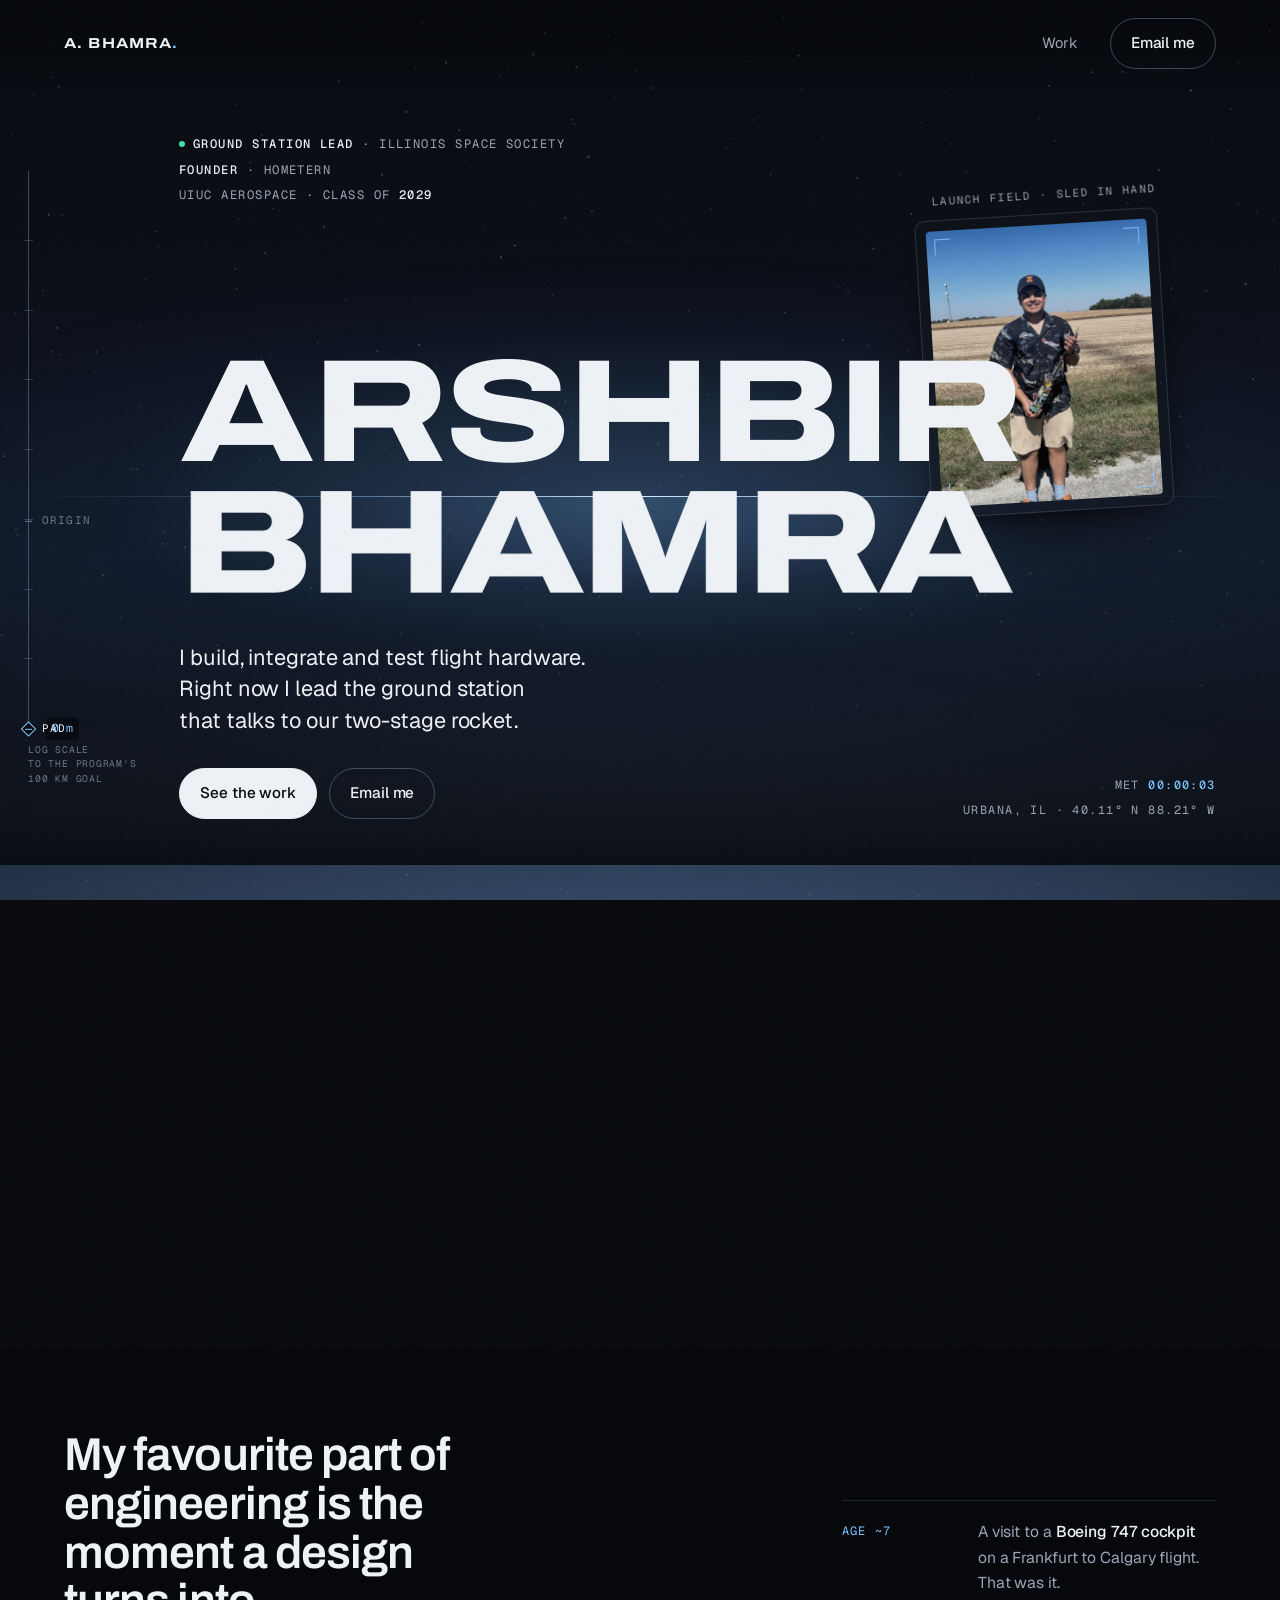
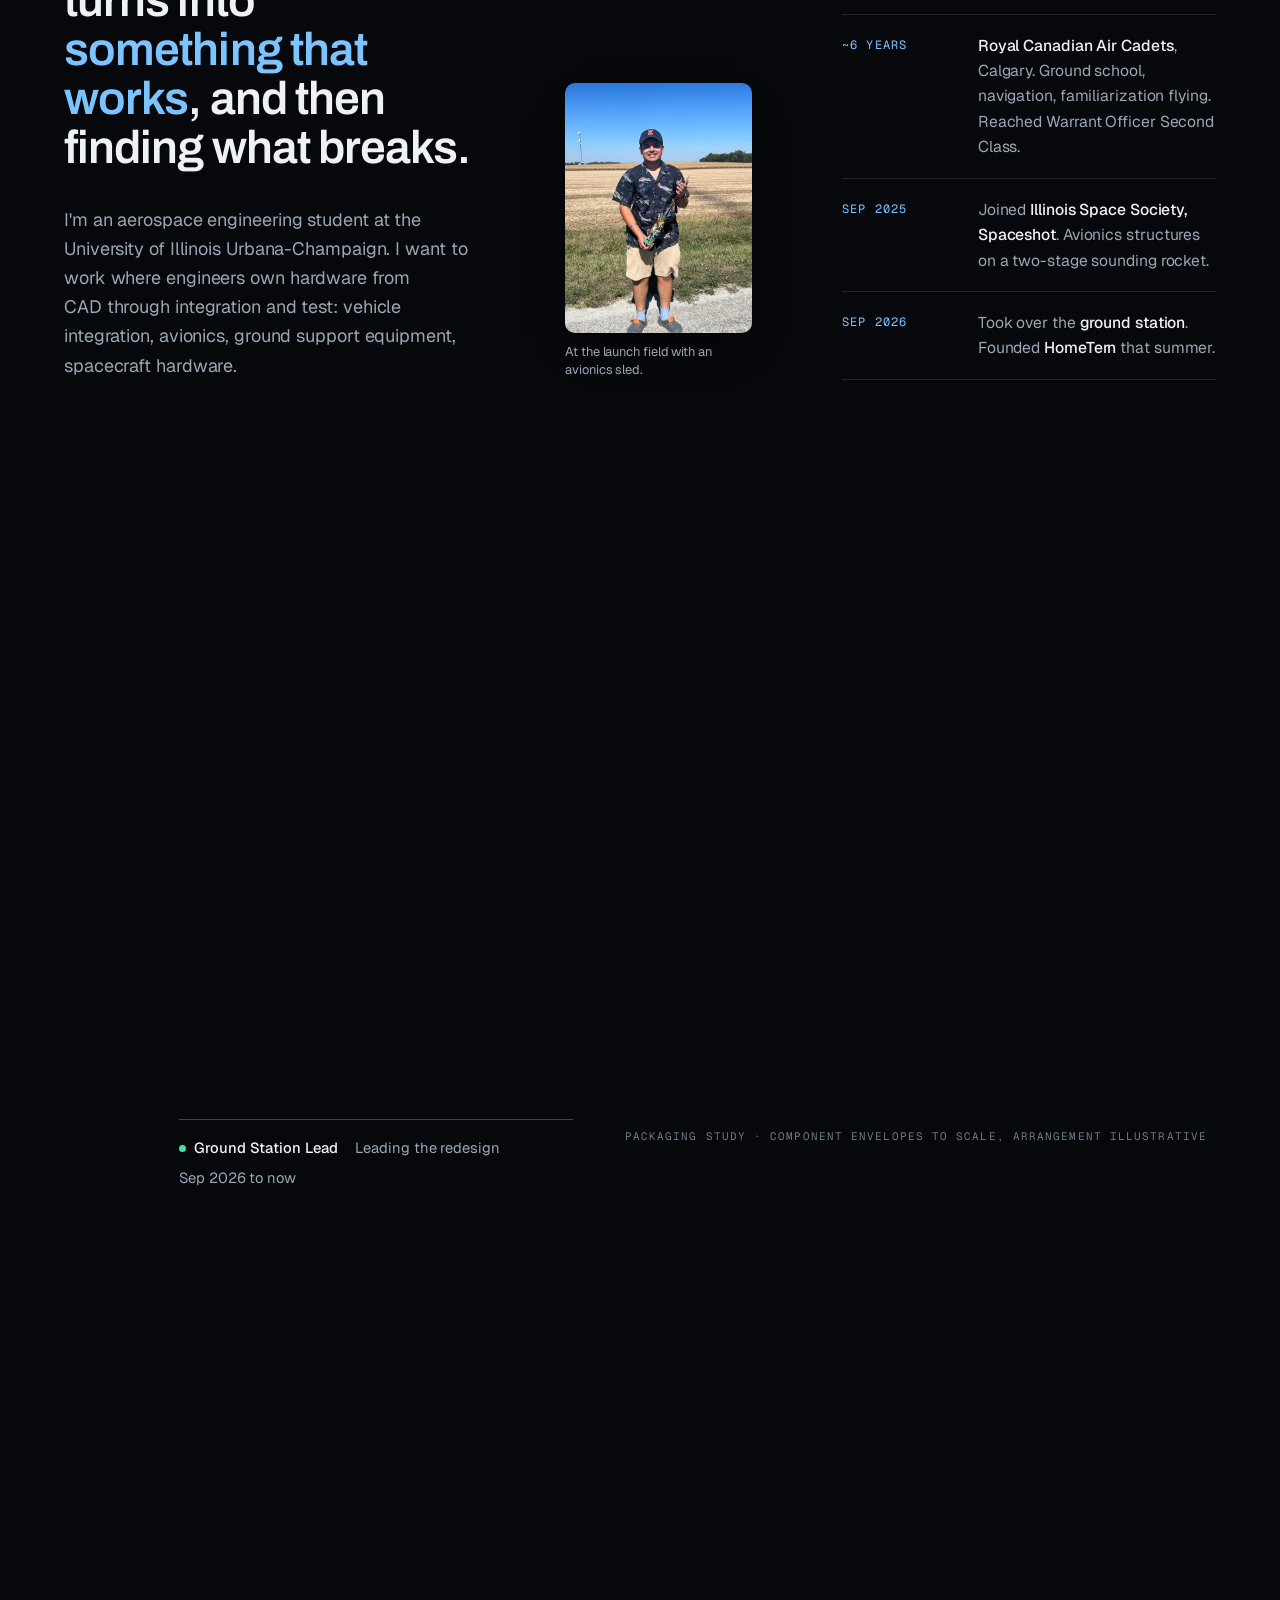
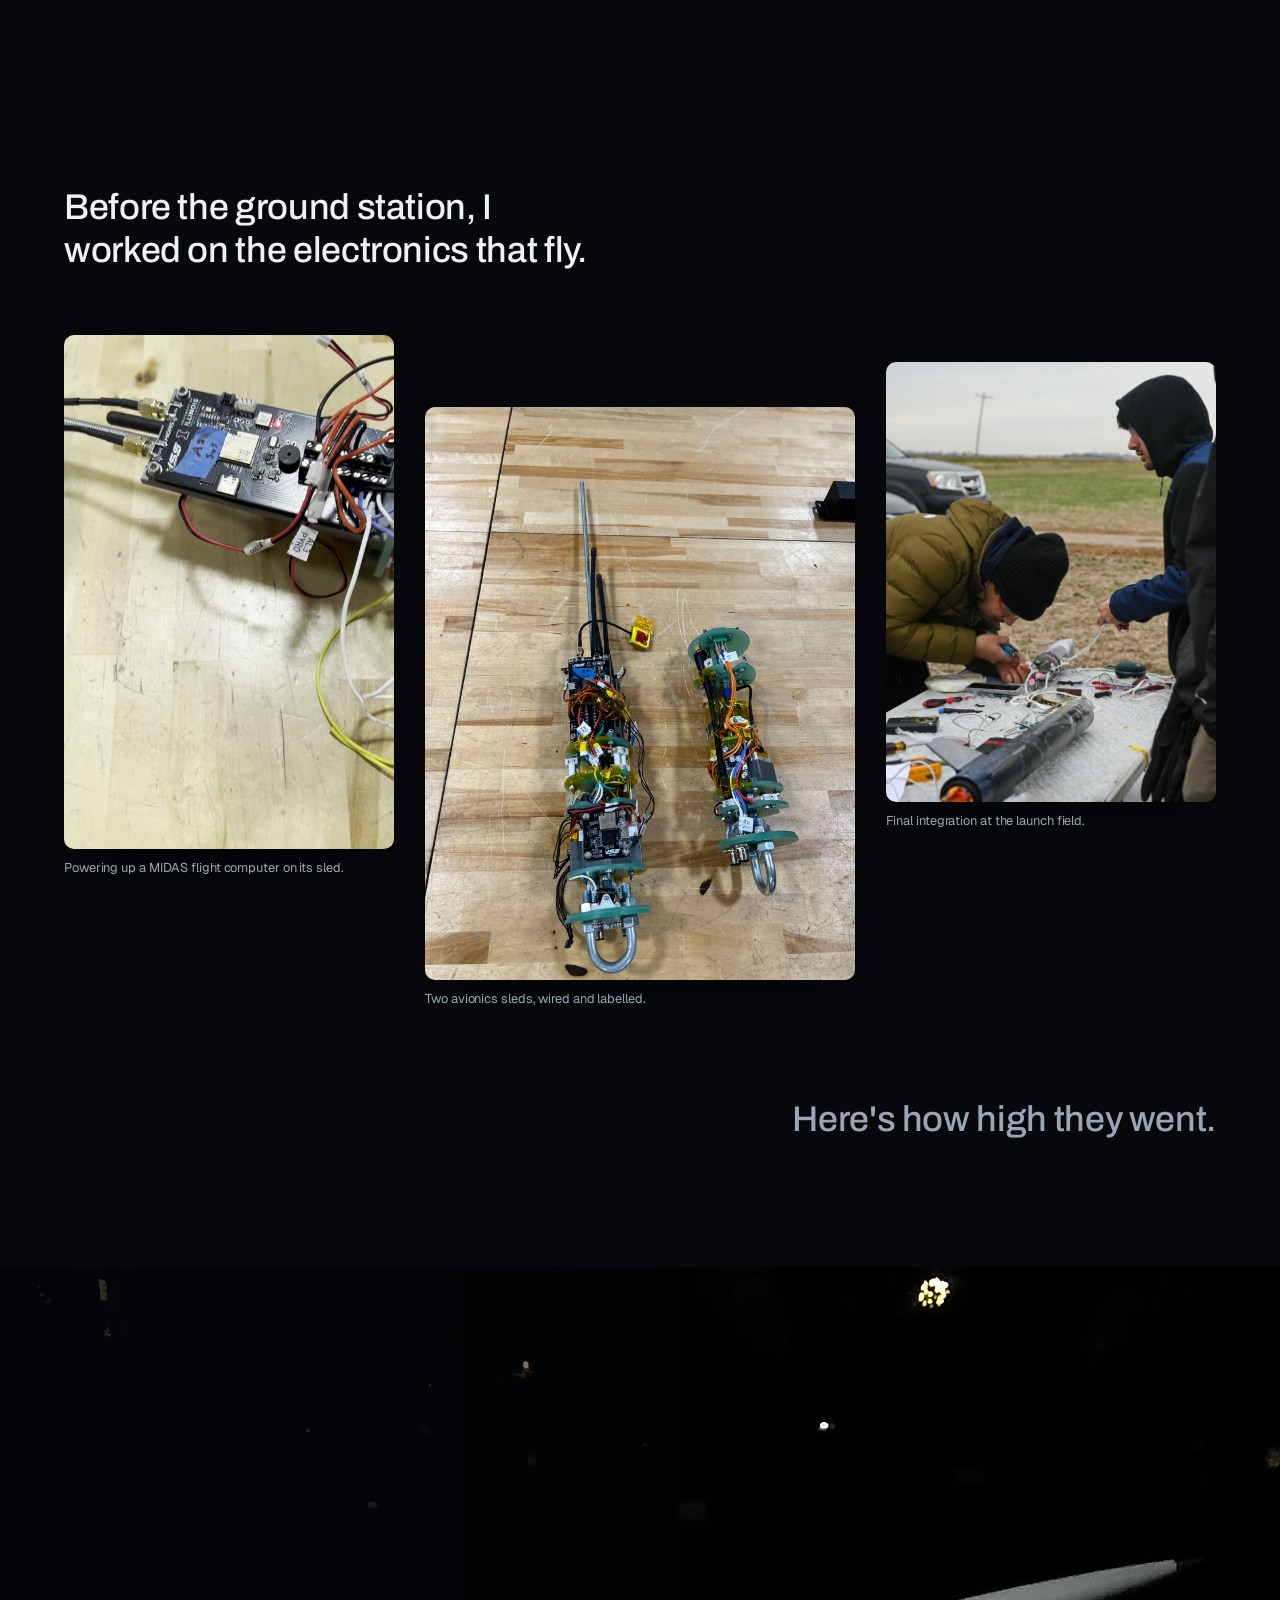
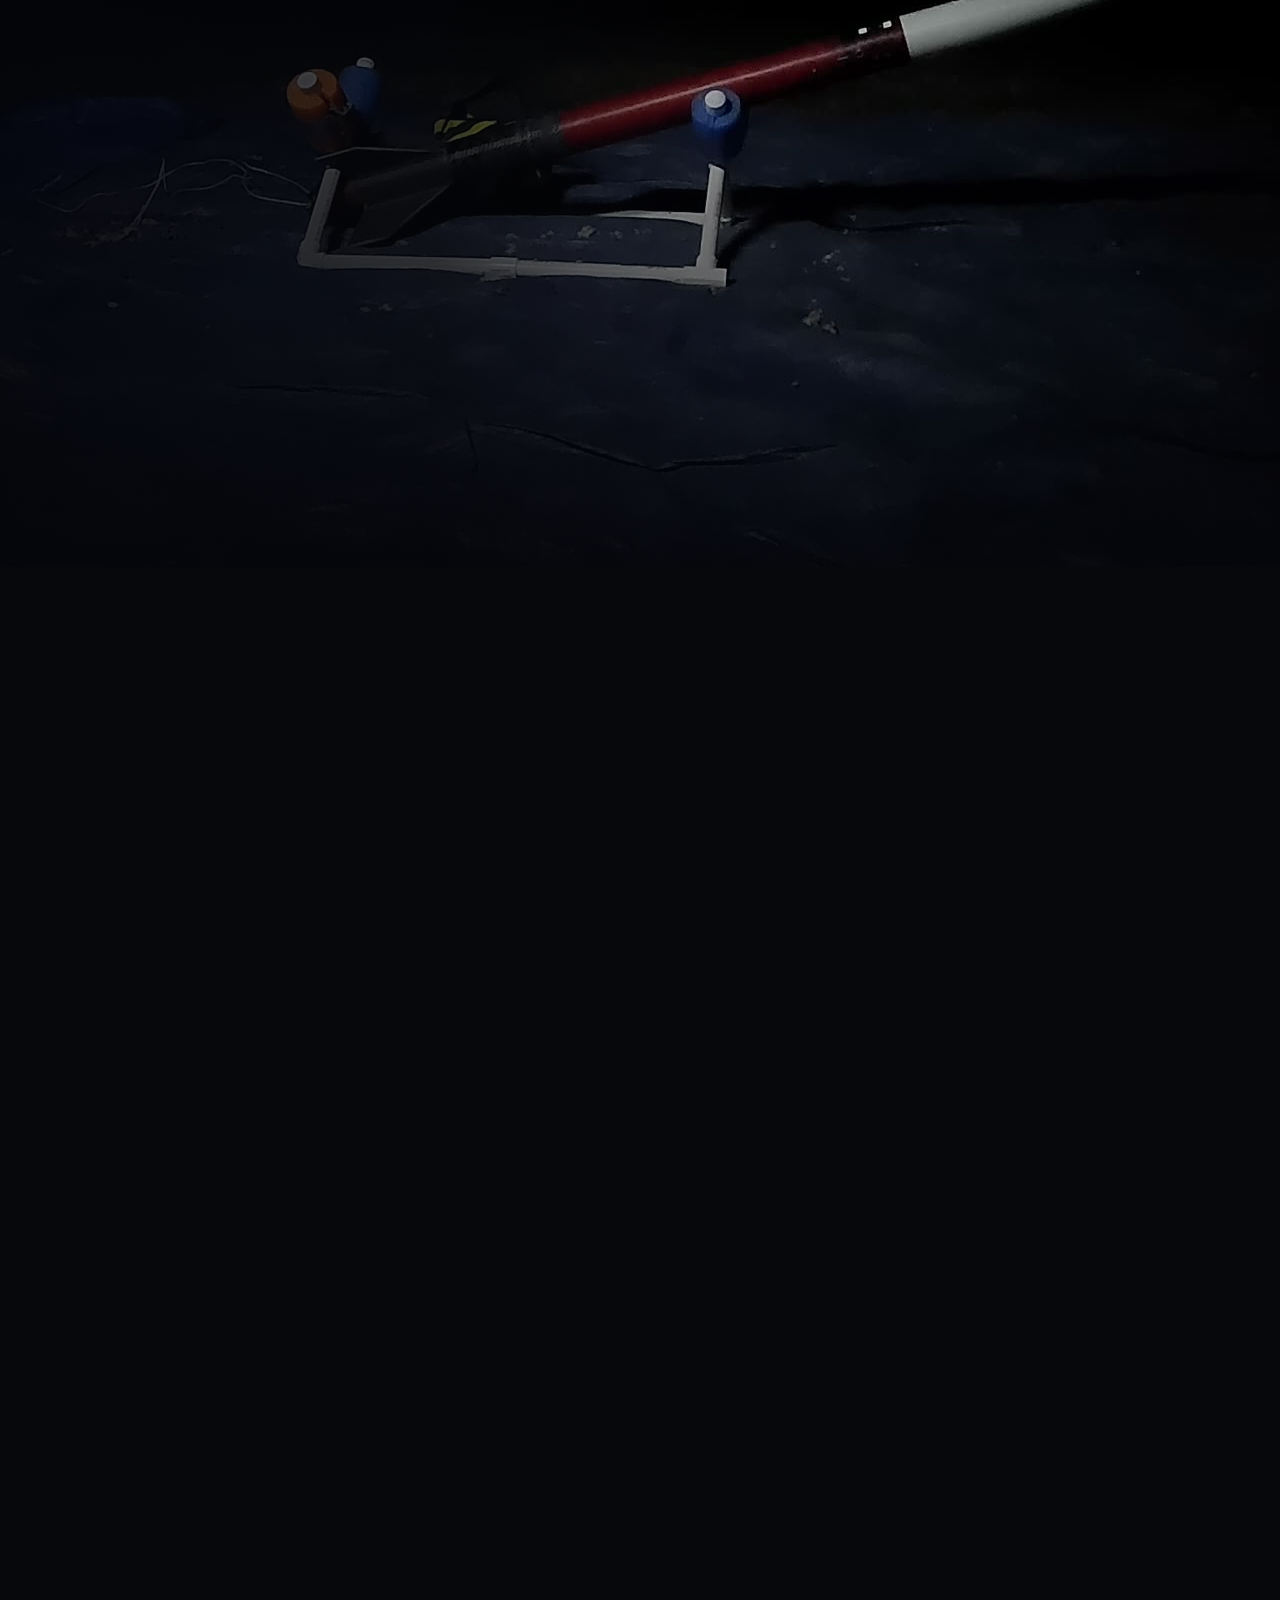
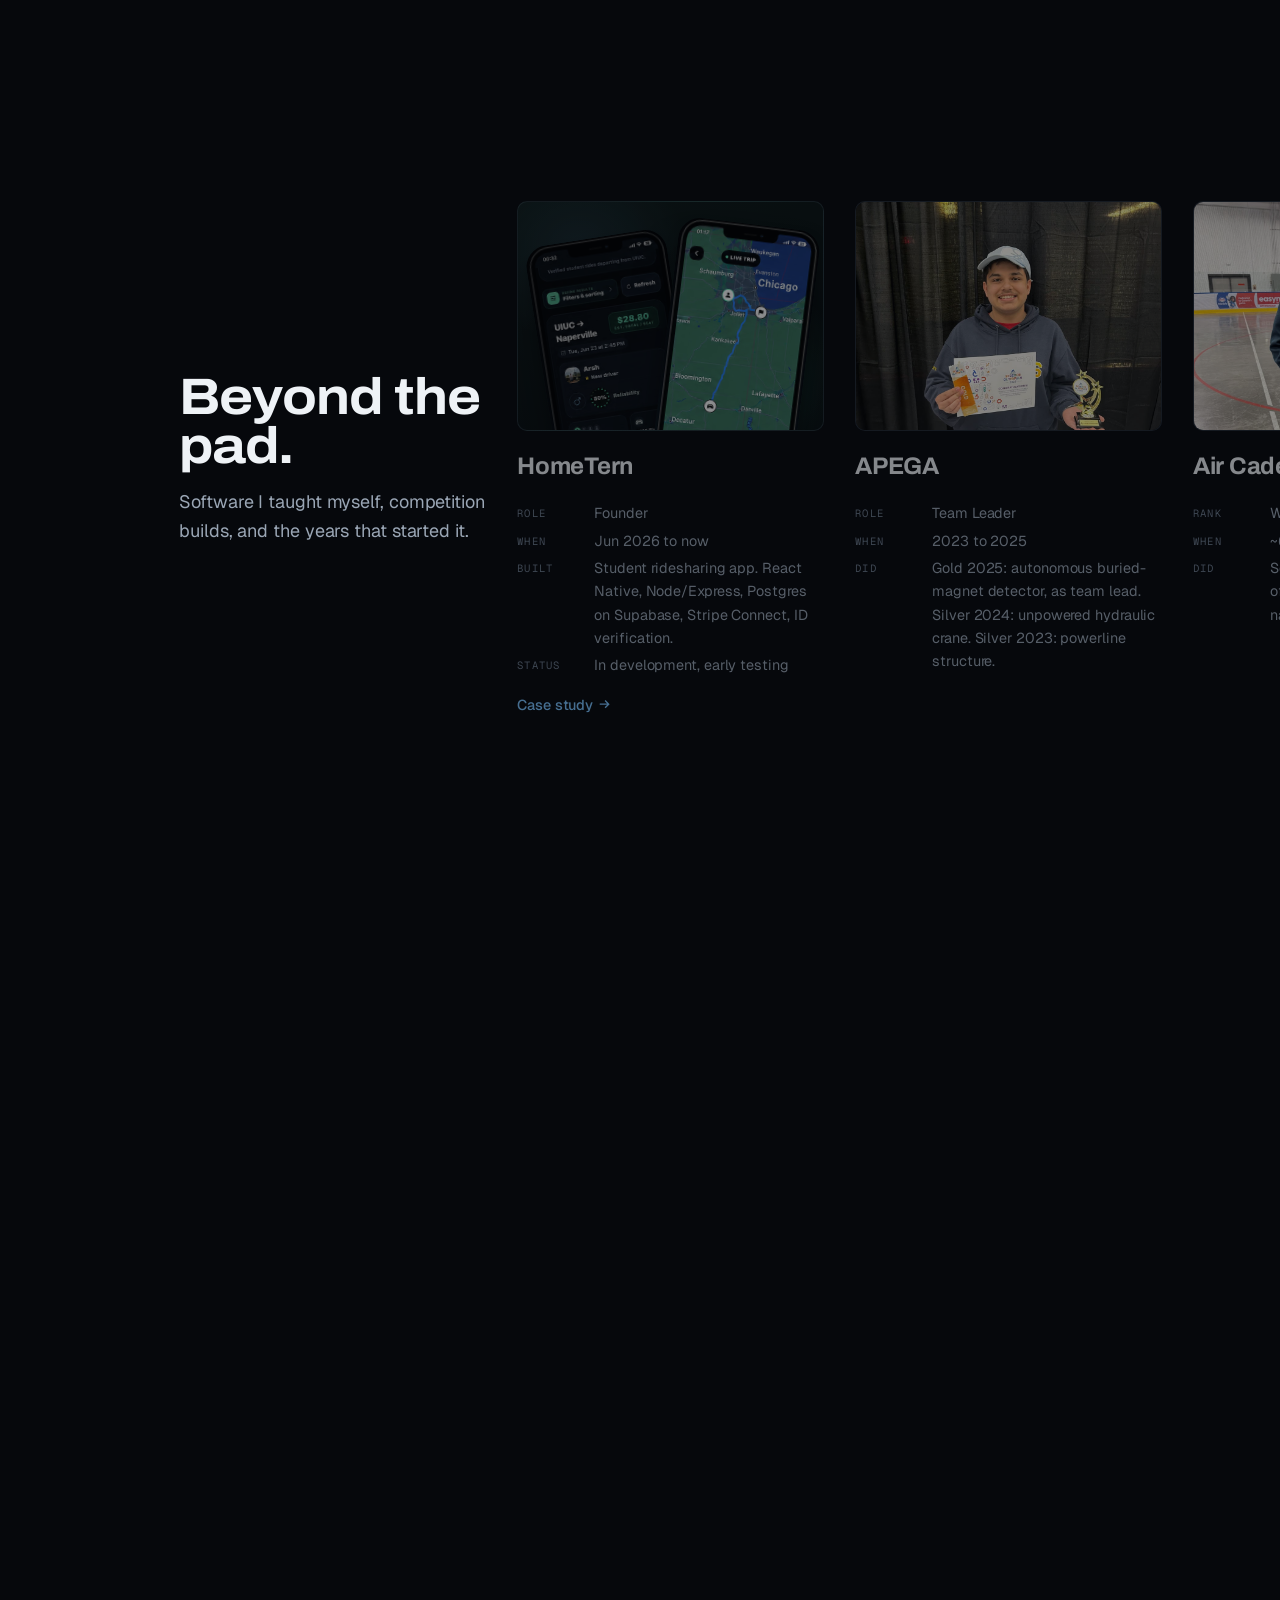
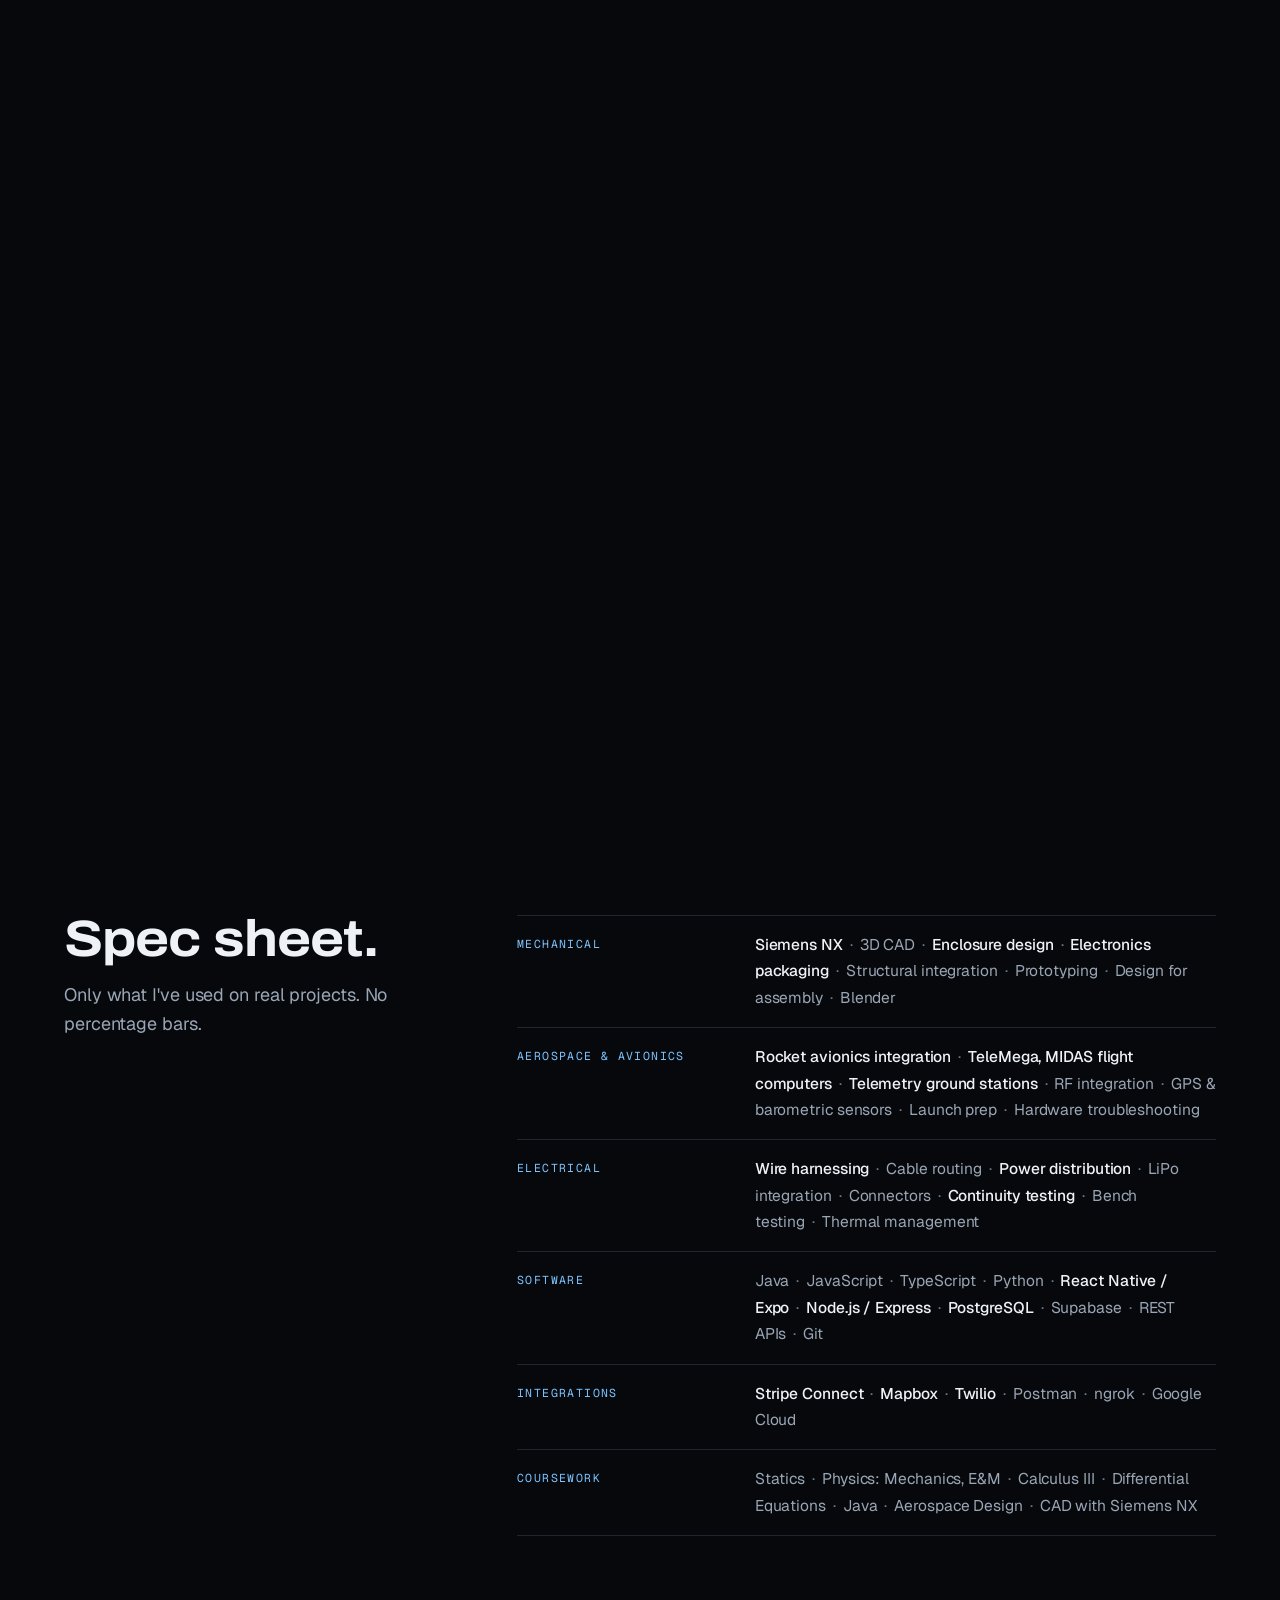
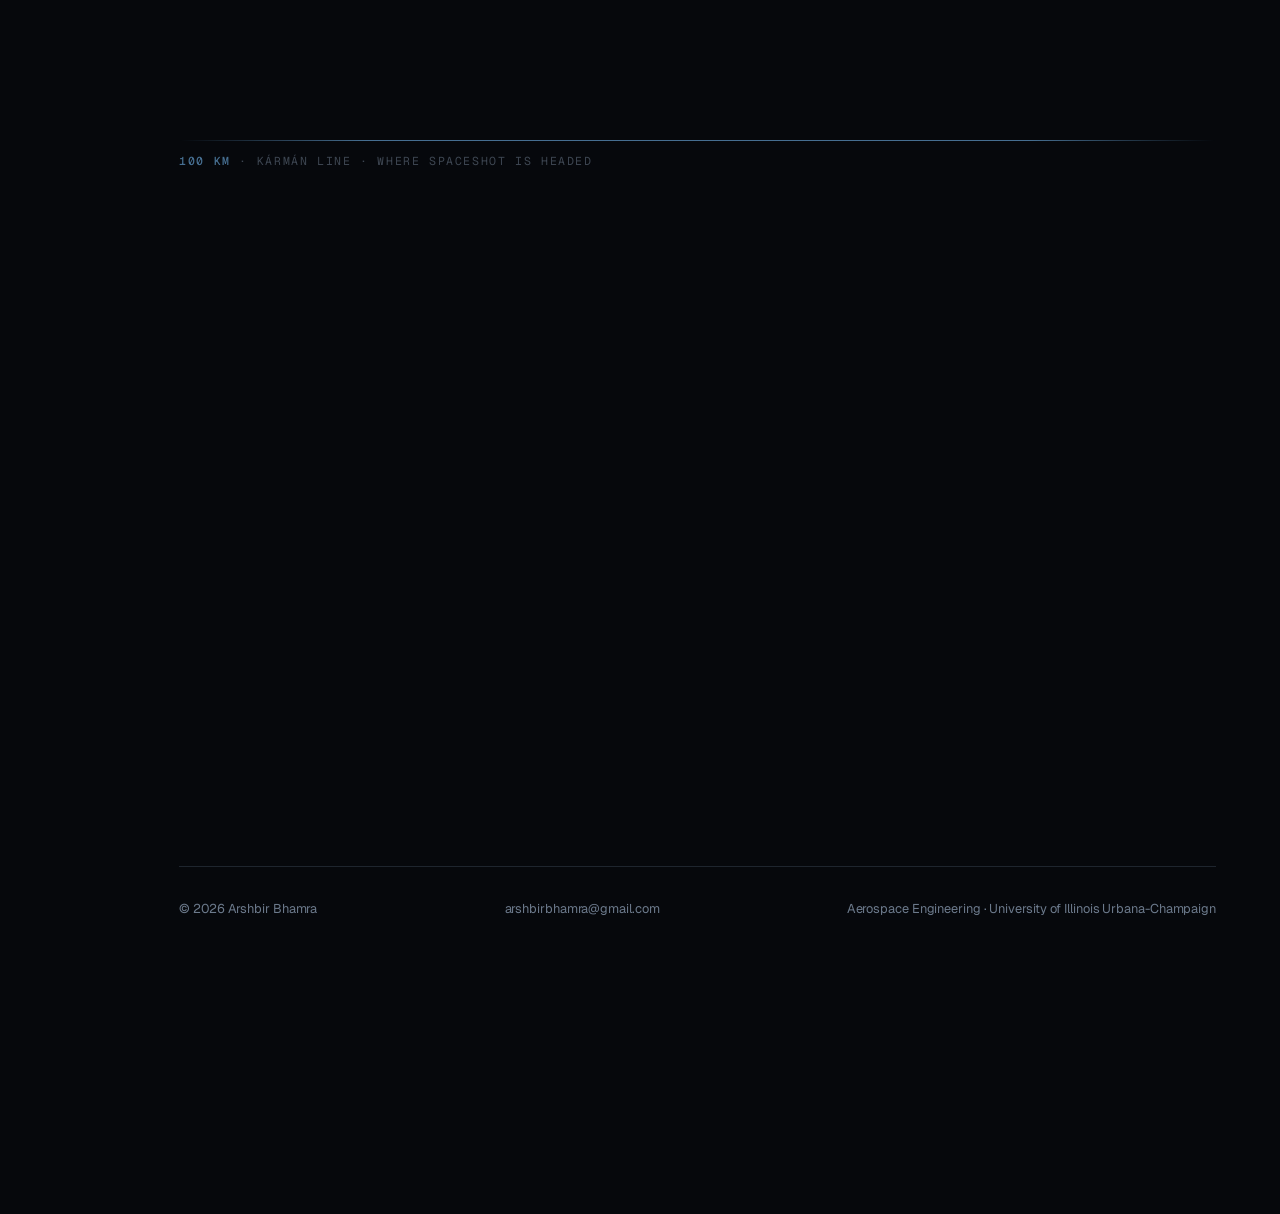
<file: index.html>
<!doctype html>
<html lang="en">
<head>
<meta charset="utf-8">
<meta name="viewport" content="width=device-width, initial-scale=1, viewport-fit=cover">
<title>Arshbir Bhamra · Aerospace Engineering</title>
<meta name="description" content="Aerospace engineering student at UIUC. Ground Station Lead at Illinois Space Society, avionics structures on a two-stage sounding rocket, founder of HomeTern.">
<meta property="og:title" content="Arshbir Bhamra · Aerospace Engineering">
<meta property="og:description" content="From the launch pad to the Kármán line: the hardware I design, integrate and test.">
<meta name="theme-color" content="#06080c">
<link rel="icon" type="image/svg+xml" href="assets/favicon.svg">
<link rel="preconnect" href="https://fonts.googleapis.com">
<link rel="preconnect" href="https://fonts.gstatic.com" crossorigin>
<link href="https://fonts.googleapis.com/css2?family=Archivo:wdth,wght@62..125,400..800&family=Geist:wght@400;500;600&family=Geist+Mono:wght@400;500&display=swap" rel="stylesheet">
<link rel="stylesheet" href="assets/sc/scrollcraft.css">
<style>
  :root {
    --sc-canvas:     #06080c;
    --sc-surface:    #0d1118;
    --sc-ink:        #eef2f6;
    --sc-ink-soft:   #9aa6b5;
    --sc-accent:     #7cc4ff;
    --sc-accent-ink: #04070b;
    --sc-font-display: "Archivo", system-ui, sans-serif;
    --sc-font-text:    "Geist", system-ui, sans-serif;
    --sc-font-mono:    "Geist Mono", ui-monospace, Consolas, monospace;
    --line: rgba(156, 190, 225, 0.16);
    --line-strong: rgba(156, 190, 225, 0.34);
    --dim: #6c7a8c;
    --f: 0;            /* altitude fraction 0..1, written by the altimeter */
  }
  html { background: var(--sc-canvas); overflow-x: clip; }
  .pad { overflow: hidden; }
  body { background: transparent; }
  a { color: inherit; text-decoration: none; }
  .mono { font-family: var(--sc-font-mono); }
  .tag {
    font-family: var(--sc-font-mono); font-size: 0.72rem; letter-spacing: 0.14em;
    text-transform: uppercase; color: var(--dim);
  }
  .tag b { color: var(--sc-accent); font-weight: 500; }

  /* ---------------------------------------------------------------- SKY --
     One continuous world: a fixed sky that darkens from launch-pad dusk to
     black space as the altimeter climbs. Nothing scrolls the sky itself. */
  .sky { position: fixed; inset: 0; z-index: -1; pointer-events: none; overflow: hidden;
    background: linear-gradient(to top, #1a2638 0%, #0e1726 34%, #080c15 70%, #06080c 100%); }
  .sky__glow { position: absolute; inset: 0;
    background: radial-gradient(120% 55% at 50% 108%, rgba(120, 170, 230, 0.30), transparent 62%);
    opacity: calc(1 - var(--f) * 2.2); }
  .sky__space { position: absolute; inset: 0; background: #040509; opacity: calc(var(--f) * 1.35 - 0.25); }
  .sky__stars { position: absolute; inset: -60px 0 0 0; width: 100%; height: calc(100% + 60px);
    opacity: calc(0.28 + var(--f) * 0.72); transform: translateY(calc(var(--f) * -60px)); }

  /* ------------------------------------------------------------- TOP BAR -- */
  .bar { position: fixed; inset: 0 0 auto 0; z-index: 40; display: flex; align-items: center;
    justify-content: space-between; gap: var(--sc-4); padding: 18px var(--sc-gutter);
    background: linear-gradient(to bottom, rgba(6, 8, 12, 0.82), rgba(6, 8, 12, 0)); }
  .bar__mark { font-family: var(--sc-font-display); font-weight: 700; font-stretch: 118%;
    letter-spacing: 0.08em; text-transform: uppercase; font-size: 0.9rem; white-space: nowrap; }
  .bar__mark .dot { color: var(--sc-accent); }
  .bar__mark .short { display: none; }
  .bar__links { display: flex; align-items: center; gap: var(--sc-6); font-size: 0.92rem; }
  .bar__links a:not(.btn) { color: var(--sc-ink-soft); transition: color 160ms var(--sc-ease-out); }
  .bar__links a:not(.btn):hover { color: var(--sc-ink); }
  .bar__alt { display: none; align-items: center; gap: 6px; font-family: var(--sc-font-mono); font-size: 0.75rem; color: var(--sc-accent);
    background: rgba(6, 8, 12, 0.6); border: 1px solid var(--line-strong); padding: 8px 10px 8px 12px; min-height: 40px;
    border-radius: 999px; white-space: nowrap; cursor: pointer; transition: border-color 160ms var(--sc-ease-out); }
  .bar__alt:hover, .bar__alt[aria-expanded="true"] { border-color: var(--sc-accent); }
  .bar__alt .ic { transition: rotate 200ms var(--sc-ease-out); }
  .bar__alt[aria-expanded="true"] .ic { rotate: 180deg; }
  .wp-sheet { position: fixed; z-index: 45; top: 70px; right: var(--sc-gutter); width: min(19rem, calc(100vw - 2 * var(--sc-gutter)));
    background: rgba(13, 17, 24, 0.96); border: 1px solid var(--line-strong); border-radius: 12px; padding: 8px;
    box-shadow: 0 18px 40px -12px rgba(0, 0, 0, 0.7); }
  .wp-sheet[hidden] { display: none; }
  .wp-sheet ol { list-style: none; margin: 0; padding: 0; border-left: 1px solid var(--line-strong); margin-left: 12px; }
  .wp-sheet a { display: flex; justify-content: space-between; gap: 12px; padding: 11px 12px 11px 16px; position: relative;
    color: var(--sc-ink-soft); border-radius: 8px; }
  .wp-sheet a::before { content: ""; position: absolute; left: -4px; top: 50%; width: 7px; height: 7px; translate: 0 -50%;
    rotate: 45deg; border: 1px solid var(--line-strong); background: var(--sc-surface); }
  .wp-sheet a span { font-family: var(--sc-font-mono); font-size: 0.72rem; color: var(--dim); padding-top: 2px; }
  .wp-sheet a:hover { color: var(--sc-ink); background: rgba(124, 196, 255, 0.06); }
  .wp-sheet li.is-passed a::before { border-color: var(--sc-accent); }
  .wp-sheet li.is-cur a { color: var(--sc-ink); }
  .wp-sheet li.is-cur a::before { background: var(--sc-accent); border-color: var(--sc-accent); }

  .btn { display: inline-flex; align-items: center; gap: 10px; padding: 12px 20px; border-radius: 999px;
    font-weight: 500; font-size: 0.95rem; white-space: nowrap; border: 1px solid var(--line-strong);
    transition: background-color 160ms var(--sc-ease-out), border-color 160ms var(--sc-ease-out), transform 120ms var(--sc-ease-out); }
  .btn:active { transform: translateY(1px); }
  .btn--solid { background: var(--sc-ink); color: var(--sc-accent-ink); border-color: var(--sc-ink); }
  .btn--solid:hover { background: #fff; }
  .btn--ghost:hover { border-color: var(--sc-accent); background: rgba(124, 196, 255, 0.08); }

  /* ----------------------------------------------- ALTIMETER (signature) --
     A log-scale altimeter from the pad to the 100 km Kármán line. It is the
     navigation: waypoints are links, passed waypoints stay lit. */
  .alt { position: fixed; z-index: 30; left: clamp(16px, 2.2vw, 36px); top: 50%; translate: 0 -50%;
    height: min(62vh, 560px); width: 150px; pointer-events: none; }
  .alt__track { position: absolute; left: 0; top: 0; bottom: 0; width: 1px; background: var(--line-strong); }
  .alt__fill { position: absolute; left: 0; bottom: 0; width: 1px; height: calc(var(--f) * 100%);
    background: var(--sc-accent); }
  .alt__ticks { position: absolute; left: -4px; top: 0; bottom: 0; width: 9px;
    background: repeating-linear-gradient(to top, var(--line-strong) 0 1px, transparent 1px 12.5%); opacity: 0.7; }
  .alt__bug { position: absolute; left: -5px; bottom: calc(var(--f) * 100%); translate: 0 50%;
    width: 11px; height: 11px; border: 1px solid var(--sc-accent); background: var(--sc-canvas); rotate: 45deg; }
  .alt__read { position: absolute; left: 18px; bottom: calc(var(--f) * 100%); translate: 0 50%;
    font-family: var(--sc-font-mono); font-size: 0.72rem; color: var(--sc-accent); white-space: nowrap;
    background: rgba(6, 8, 12, 0.7); padding: 2px 6px; border-radius: 4px; }
  .alt ol { list-style: none; margin: 0; padding: 0; }
  .alt li { position: absolute; left: 0; translate: 0 50%; }
  .alt li a { pointer-events: auto; display: flex; align-items: center; gap: 10px; padding: 4px 0;
    font-family: var(--sc-font-mono); font-size: 0.68rem; letter-spacing: 0.1em; text-transform: uppercase;
    color: var(--dim); opacity: 0; transition: opacity 200ms var(--sc-ease-out), color 160ms var(--sc-ease-out); }
  .alt li a::before { content: ""; width: 7px; height: 1px; background: currentColor; margin-left: -3px; }
  .alt:hover li a, .alt li.is-cur a, .alt li.is-next a { opacity: 1; }
  .alt li.is-cur a { color: var(--sc-ink); }
  .alt li.is-passed a::before { background: var(--sc-accent); }
  .alt li a:hover, .alt li a:focus-visible { color: var(--sc-ink); opacity: 1; }
  .alt__cap { position: absolute; left: 0; top: calc(100% + 14px); font-family: var(--sc-font-mono);
    font-size: 0.6rem; letter-spacing: 0.08em; color: var(--dim); text-transform: uppercase; line-height: 1.5; }
  @media (max-width: 1180px) {
    .alt { display: none; }
    .bar__alt { display: inline-flex; }
  }
  @media (min-width: 1181px) { .wp-sheet { display: none; } }

  /* ------------------------------------------------------------- 1 · PAD -- */
  .pad { position: relative; height: 100%; }
  .pad__grid { position: absolute; left: -20%; right: -20%; bottom: -10%; height: 62%;
    background-image:
      linear-gradient(rgba(124, 196, 255, 0.30) 1px, transparent 1px),
      linear-gradient(90deg, rgba(124, 196, 255, 0.30) 1px, transparent 1px);
    background-size: 64px 64px; transform: perspective(460px) rotateX(66deg); transform-origin: 50% 100%;
    -webkit-mask-image: linear-gradient(to top, #000 10%, transparent 92%);
            mask-image: linear-gradient(to top, #000 10%, transparent 92%); }
  .pl { position: absolute; inset: 0; }
  .dp { position: absolute; inset: 0; }
  .pad__air { position: absolute; inset: 0;
    background:
      radial-gradient(60% 26% at 50% 49%, rgba(124, 196, 255, 0.16), transparent 70%),
      radial-gradient(90% 40% at 50% 52%, rgba(70, 120, 200, 0.12), transparent 75%); }
  .pad__horizon { position: absolute; left: 0; right: 0; top: 49%; height: 1px; transform-origin: 50% 50%;
    background: linear-gradient(90deg, transparent 2%, rgba(124, 196, 255, 0.35) 25%, #d6ecff 50%, rgba(124, 196, 255, 0.35) 75%, transparent 98%); }
  .pad__horizon::after { content: ""; position: absolute; left: 10%; right: 10%; top: 1px; height: 140px;
    background: radial-gradient(50% 100% at 50% 0%, rgba(124, 196, 255, 0.14), transparent 70%); }

  /* Field photo: a viewfinder frame sitting behind the name. */
  .pad__card { position: absolute; z-index: 1; margin: 0; right: clamp(16px, 9vw, 170px); top: clamp(5.5rem, 17vh, 10rem);
    width: clamp(11rem, 19vw, 18.5rem); rotate: -3.5deg; display: flex; flex-direction: column-reverse; }
  .pad__shot { position: relative; padding: 10px; background: rgba(13, 17, 24, 0.55);
    border: 1px solid rgba(214, 236, 255, 0.14); border-radius: 10px;
    box-shadow: 0 40px 80px -30px rgba(0, 0, 0, 0.95), 0 8px 24px -12px rgba(0, 0, 0, 0.8); }
  .pad__shot img { width: 100%; height: auto; aspect-ratio: 4 / 5; object-fit: cover; object-position: 50% 26%; border-radius: 4px;
    filter: saturate(0.74) brightness(0.86) contrast(1.08); }
  .vf { position: absolute; width: 16px; height: 16px; border: 0 solid var(--sc-accent); opacity: 0.9; }
  .vf--tl { top: 18px; left: 18px; border-top-width: 1.5px; border-left-width: 1.5px; }
  .vf--tr { top: 18px; right: 18px; border-top-width: 1.5px; border-right-width: 1.5px; }
  .vf--bl { bottom: 18px; left: 18px; border-bottom-width: 1.5px; border-left-width: 1.5px; }
  .vf--br { bottom: 18px; right: 18px; border-bottom-width: 1.5px; border-right-width: 1.5px; }
  .pad__card figcaption { margin: 0 0 10px; text-align: right; font-family: var(--sc-font-mono); font-size: 0.68rem; letter-spacing: 0.12em;
    text-transform: uppercase; color: var(--sc-ink-soft); }

  /* Mission elapsed time: real, counting from when the visitor arrived. */
  .pad__met { position: absolute; z-index: 2; right: var(--sc-gutter); bottom: clamp(2.5rem, 9vh, 6.5rem); text-align: right;
    display: grid; gap: 6px; font-family: var(--sc-font-mono); font-size: 0.74rem; letter-spacing: 0.12em;
    text-transform: uppercase; color: var(--sc-ink-soft); }
  .pad__met b { color: var(--sc-accent); font-weight: 500; font-variant-numeric: tabular-nums; }

  /* The name: two masked lines; BHAMRA ignites from outline to solid. On
     scroll the lines drift apart as the climb starts. */
  .name { font-family: var(--sc-font-display); font-weight: 800; font-stretch: 125%; text-transform: uppercase;
    font-size: clamp(3.2rem, 11.4vw, 12rem); line-height: 0.86; letter-spacing: -0.025em; margin: 0 0 var(--sc-6); }
  .name__l { display: block; overflow: hidden; padding: 0.02em 0 0.06em; margin-bottom: -0.04em; }
  .name__l--a { transform: translateX(calc(var(--sc-p, 0) * -4vw)); }
  .name__l--b { transform: translateX(calc(var(--sc-p, 0) * 4vw)); }
  .name__in { display: inline-block; position: relative; }
  .name__ghost { color: transparent; -webkit-text-stroke: 1.4px rgba(238, 242, 246, 0.85); }
  .name__fill { position: absolute; left: 0; top: 0; color: var(--sc-ink); clip-path: inset(0 0 0 0); }

  @media (prefers-reduced-motion: no-preference) {
    .pad__horizon { animation: sc-ignite 1.3s 0.15s var(--sc-ease-out) both; }
    .pad__air { animation: sc-fade 1.6s 0.3s ease-out both; }
    .pad__grid { animation: sc-grid 1.4s 0.35s var(--sc-ease-out) both; }
    .name__in { animation: sc-rise 1s 0.45s var(--sc-ease-out) both; }
    .name__l--b .name__in { animation-delay: 0.6s; }
    .name__fill { animation: sc-fill 1s 1.15s cubic-bezier(0.65, 0, 0.35, 1) both; }
    .pad__card { animation: sc-card 1.2s 0.9s var(--sc-ease-out) both; }
    .pad__lede, .pad__row, .pad__tele, .pad__met { animation: sc-up 0.8s 1.35s var(--sc-ease-out) both; }
    .dp--1 { translate: calc(var(--mx, 0) * -6px) calc(var(--my, 0) * -4px); }
    .dp--2 { translate: calc(var(--mx, 0) * -14px) calc(var(--my, 0) * -6px); }
    .dp--3 { translate: calc(var(--mx, 0) * 18px) calc(var(--my, 0) * 12px); }
    .pad__copy { translate: calc(var(--mx, 0) * 6px) calc(var(--my, 0) * 3px); }
    .sky__stars { translate: calc(var(--mx, 0) * -5px) calc(var(--my, 0) * -3px); }
  }
  @keyframes sc-ignite { from { transform: scaleX(0); opacity: 0; } 30% { opacity: 1; } to { transform: scaleX(1); opacity: 1; } }
  @keyframes sc-fade { from { opacity: 0; } to { opacity: 1; } }
  @keyframes sc-grid { from { opacity: 0; translate: 0 60px; } to { opacity: 1; translate: 0 0; } }
  @keyframes sc-rise { from { transform: translateY(108%); } to { transform: none; } }
  @keyframes sc-fill { from { clip-path: inset(0 100% 0 0); } to { clip-path: inset(0 0 0 0); } }
  @keyframes sc-card { from { opacity: 0; transform: translateY(40px) rotate(-6deg) scale(0.96); } to { opacity: 1; transform: none; } }
  @keyframes sc-up { from { opacity: 0; transform: translateY(14px); } to { opacity: 1; transform: none; } }
  .pad__haze { position: absolute; left: 0; right: 0; bottom: 0; height: 34%;
    background: linear-gradient(to top, rgba(6, 8, 12, 0.92), rgba(6, 8, 12, 0)); }
  .pad__copy { position: absolute; z-index: 2; left: var(--sc-gutter); right: var(--sc-gutter);
    bottom: clamp(2.5rem, 9vh, 6.5rem); padding-left: clamp(0px, 9vw, 150px); }
  .pad__lede { font-size: clamp(1.1rem, 1.7vw, 1.45rem); line-height: 1.45; max-width: 36ch; color: var(--sc-ink);
    margin: 0 0 var(--sc-6); text-wrap: balance; }
  .pad__row { display: flex; flex-wrap: wrap; align-items: center; gap: var(--sc-3); }
  .pad__tele { position: absolute; z-index: 2; top: clamp(5.5rem, 15vh, 9rem);
    left: calc(var(--sc-gutter) + clamp(0px, 9vw, 150px)); display: grid; gap: 6px; }
  .pad__tele div { font-family: var(--sc-font-mono); font-size: 0.76rem; letter-spacing: 0.12em; text-transform: uppercase; color: var(--sc-ink-soft); }
  .pad__tele div b { color: var(--sc-ink); font-weight: 500; }
  .pad__tele .live::before { content: ""; display: inline-block; width: 6px; height: 6px; border-radius: 50%;
    background: #46e0a0; margin-right: 8px; vertical-align: 1px; }

  /* ---------------------------------------------------------- 2 · ORIGIN -- */
  .origin { padding-block: clamp(5rem, 14vh, 9rem) clamp(4rem, 10vh, 7rem); }
  .origin__grid { display: grid; grid-template-columns: 1.15fr 1fr; gap: clamp(2.5rem, 7vw, 7rem); align-items: end; }
  .origin__say { font-family: var(--sc-font-display); font-weight: 600; font-size: clamp(1.9rem, 3.6vw, 3.4rem);
    line-height: 1.06; letter-spacing: -0.02em; margin: 0; text-wrap: balance; }
  .origin__say em { font-style: normal; color: var(--sc-accent); }
  .origin__body { margin-top: var(--sc-6); }
  .log { list-style: none; margin: 0; padding: 0; border-top: 1px solid var(--line); }
  .log li { display: grid; grid-template-columns: 7.5rem 1fr; gap: var(--sc-4); padding: 18px 0; border-bottom: 1px solid var(--line); }
  .log .t { font-family: var(--sc-font-mono); font-size: 0.75rem; letter-spacing: 0.1em; color: var(--sc-accent); padding-top: 3px; text-transform: uppercase; }
  .log p { margin: 0; color: var(--sc-ink-soft); font-size: 0.98rem; }
  .log p b { color: var(--sc-ink); font-weight: 500; }
  .origin__grid { grid-template-columns: 1.1fr minmax(11rem, 0.5fr) 1fr; }
  .origin__side { display: contents; }
  .origin__photo { margin: 0; }
  .origin__photo img { width: 100%; height: auto; aspect-ratio: 3 / 4; object-fit: cover; object-position: 50% 30%;
    border-radius: 10px; box-shadow: 0 18px 40px -18px rgba(0, 0, 0, 0.8); }
  figcaption { margin-top: 10px; font-size: 0.8rem; color: var(--sc-ink-soft); line-height: 1.45; }
  @media (max-width: 1100px) {
    .origin__grid { grid-template-columns: minmax(10rem, 0.6fr) 1fr; }
    .origin__grid > :first-child { grid-column: 1 / -1; }
  }
  @media (max-width: 560px) {
    .origin__grid { grid-template-columns: 1fr; }
    .origin__photo { max-width: 16rem; }
  }

  /* -------------------------------------------------- 3 · GROUND STATION -- */
  .gs { height: 100%; display: grid; grid-template-columns: minmax(18rem, 0.8fr) 1.2fr; align-items: center;
    gap: clamp(2rem, 4vw, 4rem); padding: 96px var(--sc-gutter) 48px calc(var(--sc-gutter) + clamp(0px, 9vw, 150px)); }
  .gs__col { display: flex; flex-direction: column; gap: var(--sc-6); }
  .gs__own { margin: 0; padding-top: var(--sc-4); border-top: 1px solid var(--line-strong); display: flex; flex-wrap: wrap;
    gap: 6px 18px; font-size: 0.92rem; color: var(--sc-ink-soft); max-width: 44ch; }
  .gs__own .live { color: var(--sc-ink); font-weight: 500; }
  .gs__own .live::before { content: ""; display: inline-block; width: 7px; height: 7px; border-radius: 50%;
    background: #46e0a0; margin-right: 8px; vertical-align: 1px; }
  .ic { width: 1em; height: 1em; display: inline-block; vertical-align: -0.12em; flex: none; }
  .gs__copy { display: grid; }
  .gs__copy > * { grid-area: 1 / 1; align-self: center; }
  .gs h2 { font-family: var(--sc-font-display); font-weight: 700; font-stretch: 110%; font-size: clamp(2rem, 3.8vw, 3.6rem);
    line-height: 0.98; letter-spacing: -0.02em; margin: var(--sc-3) 0 var(--sc-5); }
  .gs p { color: var(--sc-ink-soft); margin: 0 0 var(--sc-4); max-width: 44ch; }
  .gs p b { color: var(--sc-ink); font-weight: 500; }
  .gs__more { display: inline-flex; gap: 8px; color: var(--sc-accent); font-weight: 500; margin-top: var(--sc-2); }
  .gs__more:hover { text-decoration: underline; }
  .gs__fig { position: relative; margin: 0; }
  .gs__fig svg { width: 100%; height: auto; overflow: visible;
    opacity: calc(1 - 0.85 * clamp(0, calc((var(--sc-p, 0) - 0.7) / 0.12), 1)); }
  .gs__photo { position: absolute; left: 0; right: 0; top: 0; aspect-ratio: 680 / 430; margin: 0; border-radius: 12px;
    overflow: hidden; border: 1px solid var(--line-strong); box-shadow: 0 24px 60px -24px rgba(0, 0, 0, 0.9); }
  .gs__photo img { width: 100%; height: 100%; object-fit: cover; object-position: 50% 62%;
    transform: scale(calc(1.06 - 0.06 * clamp(0, calc((var(--sc-p, 0) - 0.7) / 0.3), 1))); }
  .gs__photo span { position: absolute; left: 12px; bottom: 12px; font-family: var(--sc-font-mono); font-size: 0.7rem;
    letter-spacing: 0.1em; text-transform: uppercase; color: var(--sc-ink); background: rgba(6, 8, 12, 0.78);
    padding: 5px 9px; border-radius: 6px; }
  .gs__photo span::before { content: ""; display: inline-block; width: 6px; height: 6px; border-radius: 50%;
    background: #46e0a0; margin-right: 8px; vertical-align: 1px; }
  @media (prefers-reduced-motion: reduce) {
    .gs__fig svg { opacity: 1; }
    .gs__photo { position: relative; margin-top: var(--sc-4); }
  }
  .gs__fig figcaption { margin-top: var(--sc-3); font-family: var(--sc-font-mono); font-size: 0.68rem;
    letter-spacing: 0.1em; text-transform: uppercase; color: var(--dim); }
  /* scroll draws the schematic: each stroke has its own window on --sc-p */
  .ln { fill: none; stroke: var(--sc-ink); stroke-width: 1.3; stroke-dasharray: 1; vector-effect: non-scaling-stroke;
    stroke-dashoffset: clamp(0, calc((var(--b) - var(--sc-p, 0)) / (var(--b) - var(--a))), 1); }
  .ln--acc { stroke: var(--sc-accent); }
  .ln--dim { stroke: var(--line-strong); }
  .ln--frame { stroke-width: 2; }
  .fade { opacity: clamp(0, calc((var(--sc-p, 0) - var(--a)) / (var(--b) - var(--a))), 1); }
  .gs svg text { font-family: var(--sc-font-mono); fill: var(--sc-ink-soft); font-size: 11.5px; letter-spacing: 0.04em; }
  .gs svg text.nm { fill: var(--sc-ink); font-size: 12.5px; }
  .gs svg text.acc { fill: var(--sc-accent); }
  .gs svg .fill { fill: rgba(124, 196, 255, 0.05); stroke: none; }
  @media (max-width: 900px) {
    .gs { grid-template-columns: 1fr; align-content: center; gap: var(--sc-5); padding: 84px var(--sc-gutter) 24px; }
    .gs__col { order: 2; gap: var(--sc-4); }
    .gs__copy { min-height: 13.5rem; align-items: start; }
    .gs__copy > * { align-self: start; }
    .gs h2 { font-size: 1.9rem; }
    .gs svg text { font-size: 15px; } .gs svg text.nm { font-size: 16px; }
    .gs svg .dimtxt { display: none; }
  }

  /* --------------------------------------------------------- 4 · T-MINUS -- */
  .tminus { padding-block: clamp(5rem, 14vh, 9rem) clamp(4rem, 14vh, 8rem); }
  .tminus__line, .tminus__after { font-family: var(--sc-font-display); font-weight: 500; font-size: clamp(1.5rem, 2.8vw, 2.4rem);
    line-height: 1.2; letter-spacing: -0.01em; max-width: 26ch; margin: 0; text-wrap: balance; }
  .tminus__after { margin: clamp(3rem, 10vh, 6rem) 0 0 auto; text-align: right; color: var(--sc-ink-soft); }
  .strip { display: grid; grid-template-columns: 1fr 1.3fr 1fr; gap: clamp(1rem, 2.4vw, 2rem); align-items: start;
    margin-top: clamp(2.5rem, 7vh, 4.5rem); }
  .strip figure { margin: 0; }
  .strip img, .strip video { width: 100%; height: auto; aspect-ratio: 3 / 4; object-fit: cover; border-radius: 10px;
    background: var(--sc-surface); box-shadow: 0 18px 40px -18px rgba(0, 0, 0, 0.8); }
  .strip__a video { aspect-ratio: 9 / 14; }
  .strip__b { margin-top: clamp(2rem, 8vh, 5rem) !important; }
  .strip__c { margin-top: clamp(0.5rem, 3vh, 2rem) !important; }
  @media (max-width: 760px) {
    .strip { grid-template-columns: 1fr 1fr; }
    .strip__b { margin-top: 3rem !important; }
    .strip__c { grid-column: 1 / -1; margin-top: 0 !important; }
    .strip__c img { aspect-ratio: 4 / 3; object-position: 50% 60%; }
  }

  /* ------------------------------------------------------- 5 · LUNA 2 PEAK -- */
  .peak { position: relative; height: 100%; }
  .peak__media { position: absolute; inset: 0; margin: 0; }
  .peak__media .slot { position: absolute; inset: 0; border-radius: 0; border: 0; }
  .peak__media .slot img { transform: scale(calc(1.12 - var(--sc-p, 0) * 0.12)); }
  /* A column of density under the copy (lead side) plus a floor band; the
     right of the frame, where the charge fires, stays untouched. */
  .peak__scrim { position: absolute; inset: 0; pointer-events: none; z-index: 1;
    background:
      linear-gradient(90deg, rgba(4, 5, 9, 0.88) 0%, rgba(4, 5, 9, 0.7) 34%, rgba(4, 5, 9, 0) 64%),
      linear-gradient(to top, rgba(4, 5, 9, 0.85) 0%, rgba(4, 5, 9, 0.35) 30%, rgba(4, 5, 9, 0) 55%); }
  @media (max-width: 760px) {
    .peak__scrim { background: linear-gradient(to top, rgba(4, 5, 9, 0.94) 0%, rgba(4, 5, 9, 0.75) 45%, rgba(4, 5, 9, 0.1) 75%); }
  }
  .peak__label { position: absolute; z-index: 2; top: 96px; left: calc(var(--sc-gutter) + clamp(0px, 9vw, 150px)); }
  .peak__copy { position: absolute; z-index: 2; left: calc(var(--sc-gutter) + clamp(0px, 9vw, 150px)); right: var(--sc-gutter);
    bottom: clamp(2.5rem, 8vh, 5.5rem); display: grid; }
  .peak__copy > * { grid-area: 1 / 1; align-self: end; }
  .peak__num { font-family: var(--sc-font-display); font-weight: 800; font-stretch: 118%; line-height: 0.86;
    font-size: clamp(3.6rem, 12vw, 11rem); letter-spacing: -0.03em; margin: 0; display: flex; align-items: baseline; flex-wrap: wrap; gap: 0 0.18em; }
  .peak__num small { font-size: 0.32em; font-weight: 600; letter-spacing: 0; color: var(--sc-ink-soft); font-stretch: 100%; }
  .peak__sub { margin: var(--sc-4) 0 0; color: var(--sc-ink-soft); max-width: 52ch; }
  .peak__sub b { color: var(--sc-ink); font-weight: 500; }
  .peak__label { margin: 0; font-weight: 400; }
  .peak__lead { font-family: var(--sc-font-display); font-weight: 600; font-size: clamp(1.6rem, 3vw, 2.6rem); line-height: 1.1;
    letter-spacing: -0.015em; max-width: 22ch; margin: 0; text-wrap: balance; }
  .no-media .peak__media, .no-media .peak__scrim { display: none; }
  .no-media .peak__num { font-size: clamp(4.2rem, 15vw, 13rem); }
  .no-media .peak__copy { bottom: clamp(4rem, 20vh, 12rem); }
  .peak__role { color: var(--sc-ink-soft); margin: 0 0 var(--sc-4); }
  .sr-only { position: absolute; width: 1px; height: 1px; padding: 0; margin: -1px; overflow: hidden; clip-path: inset(50%); white-space: nowrap; border: 0; }
  .peak__mine { max-width: 60ch; padding: clamp(1.25rem, 2.4vw, 2rem); border-radius: 14px;
    background: rgba(6, 8, 12, 0.78); border: 1px solid var(--line); box-shadow: 0 24px 60px -24px rgba(0, 0, 0, 0.9);
    -webkit-backdrop-filter: blur(10px); backdrop-filter: blur(10px); }
  .peak__mine h3 { font-family: var(--sc-font-display); font-weight: 700; font-size: clamp(1.7rem, 3.2vw, 2.8rem);
    line-height: 1.02; letter-spacing: -0.02em; margin: 0 0 var(--sc-4); }
  .peak__mine ul { list-style: none; margin: 0 0 var(--sc-5); padding: 0; display: grid; gap: 8px; }
  .peak__mine li { color: var(--sc-ink-soft); padding-left: 22px; position: relative; }
  .peak__mine li::before { content: ""; position: absolute; left: 0; top: 0.78em; width: 12px; height: 1px; background: var(--sc-accent); }

  /* ---------------------------------------------- 6 · BEYOND THE PAD (pan) -- */
  .beyond { height: 100%; display: flex; align-items: center; padding-top: 64px; }
  .rail { gap: clamp(1.25rem, 2.4vw, 2.25rem); padding-inline: calc(var(--sc-gutter) + clamp(0px, 9vw, 150px)) var(--sc-gutter); align-items: stretch; }
  .rail > * { flex: 0 0 clamp(16.5rem, 24vw, 22rem); }
  .rail__lead { display: flex; flex-direction: column; justify-content: center; }
  .rail__lead h2 { font-family: var(--sc-font-display); font-weight: 700; font-stretch: 112%;
    font-size: clamp(2.2rem, 4vw, 3.8rem); line-height: 0.96; letter-spacing: -0.02em; margin: 0 0 var(--sc-4); }
  .rail__lead p { color: var(--sc-ink-soft); margin: 0; max-width: 30ch; }
  .obj { display: flex; flex-direction: column; gap: var(--sc-4); }
  /* Objects without a photo keep the image band as quiet space, so every
     label schema starts on the same line across the rail. */
  /* HomeTern: a product shot, two real screens angled on the app's own green. */
  .ht-shot { position: relative; aspect-ratio: 4 / 3; overflow: hidden; border-radius: 10px; border: 1px solid var(--line);
    background:
      radial-gradient(65% 75% at 62% 78%, rgba(74, 222, 160, 0.26), transparent 70%),
      radial-gradient(50% 60% at 20% 20%, rgba(124, 196, 255, 0.10), transparent 70%),
      linear-gradient(160deg, #0e1a18 0%, #070b0e 100%); }
  .ht-phone { position: absolute; width: auto; height: 132%; border-radius: 22px; max-width: none;
    box-shadow: 0 30px 50px -18px rgba(0, 0, 0, 0.9), 0 6px 14px -6px rgba(0, 0, 0, 0.7);
    transition: transform 220ms var(--sc-ease-out), filter 220ms var(--sc-ease-out); }
  .ht-shot { display: block; }
  .ht-phone--back { left: 9%; top: 15%; transform: rotate(-9deg); filter: brightness(0.72) saturate(0.9); }
  .ht-front { position: absolute; left: 47%; top: 9%; height: 132%; aspect-ratio: 300 / 635; transform: rotate(7deg);
    transition: transform 220ms var(--sc-ease-out); }
  .ht-front { container-type: inline-size; }
  .ht-front .ht-phone { position: absolute; inset: 0; height: 100%; width: 100%; }
  /* A notification banner on the phone's own screen. */
  .ht-notif { position: absolute; left: 7%; right: 7%; top: 7.5%; display: flex; align-items: center; gap: 4cqw;
    padding: 4cqw 4.5cqw; border-radius: 7cqw; background: rgba(28, 34, 38, 0.92); border: 1px solid rgba(255, 255, 255, 0.1);
    box-shadow: 0 10px 22px -8px rgba(0, 0, 0, 0.9); color: var(--sc-ink);
    -webkit-backdrop-filter: blur(8px); backdrop-filter: blur(8px);
    opacity: 0; transform: translateY(-14px) scale(0.96); transition: opacity 200ms var(--sc-ease-out), transform 260ms var(--sc-ease-out); }
  .ht-notif__icon { flex: none; width: 11cqw; height: 11cqw; border-radius: 3cqw;
    background: linear-gradient(150deg, #5be3a8, #2fae79); position: relative; }
  .ht-notif__icon::after { content: ""; position: absolute; inset: 30% 24% 22%; border: 1.5px solid #062016; border-top: 0;
    border-radius: 0 0 3px 3px; }
  .ht-notif__txt { display: grid; line-height: 1.15; min-width: 0; }
  .ht-notif__txt b { font-size: 5.6cqw; font-weight: 600; letter-spacing: 0.02em; color: var(--sc-ink-soft); }
  .ht-notif__txt span { font-size: 7.4cqw; font-weight: 600; white-space: nowrap; }
  .ht-notif .ic { margin-left: auto; flex: none; width: 7cqw; height: 7cqw; color: #5be3a8; }
  .ht-shot:hover .ht-notif, .ht-shot:focus-visible .ht-notif { opacity: 1; transform: none; }
  .ht-shot:focus-visible { outline: 2px solid var(--sc-accent); outline-offset: 3px; }
  @media (hover: none) { .ht-notif { opacity: 1; transform: none; } }
  @media (hover: hover) and (pointer: fine) and (prefers-reduced-motion: no-preference) {
    .ht-shot:hover .ht-front { transform: rotate(5deg) translateY(-10px); }
    .ht-shot:hover .ht-phone--back { transform: rotate(-7deg) translateY(-4px); filter: brightness(0.85) saturate(0.95); }
  }
  .rail:has(.obj .slot) .obj:not(:has(.slot, .ht-shot))::before { content: ""; display: block; aspect-ratio: 4 / 3;
    border-top: 1px solid var(--line); }
  .obj .slot { aspect-ratio: 4 / 3; }
  .obj .slot img { object-position: 50% 28%; }
  @media (max-height: 760px) { .obj .slot { aspect-ratio: 16 / 9; } }
  .obj h3 { font-family: var(--sc-font-display); font-weight: 700; font-size: 1.5rem; letter-spacing: -0.01em; margin: 0; }
  .obj dl { margin: 0; display: grid; gap: 4px; }
  .obj dl div { display: grid; grid-template-columns: 4.2rem 1fr; gap: 10px; font-size: 0.9rem; }
  .obj dt { font-family: var(--sc-font-mono); font-size: 0.66rem; letter-spacing: 0.12em; text-transform: uppercase; color: var(--dim); padding-top: 3px; }
  .obj dd { margin: 0; color: var(--sc-ink-soft); }
  .obj a.more { color: var(--sc-accent); font-size: 0.9rem; font-weight: 500; }
  .obj a.more:hover { text-decoration: underline; }
  .rail__note { display: flex; align-items: center; }
  .rail__note p { font-size: 0.95rem; color: var(--dim); border-left: 1px solid var(--line-strong); padding-left: var(--sc-4); margin: 0; max-width: 24ch; }
  @media (prefers-reduced-motion: no-preference) {
    .rail > .obj { opacity: clamp(0.55, calc(var(--sc-p, 0) * 6 - var(--i) * 0.9 + 0.6), 1); }
  }

  /* ------------------------------------------------------ 7 · SPEC SHEET -- */
  .spec { padding-block: clamp(4rem, 12vh, 8rem); }
  .spec__grid { display: grid; grid-template-columns: 0.7fr 1.3fr; gap: clamp(2rem, 6vw, 6rem); }
  .spec h2 { font-family: var(--sc-font-display); font-weight: 700; font-stretch: 112%; font-size: clamp(2.2rem, 4vw, 3.6rem);
    line-height: 0.96; letter-spacing: -0.02em; margin: 0 0 var(--sc-4); }
  .spec__intro p { color: var(--sc-ink-soft); max-width: 34ch; margin: 0 0 var(--sc-5); }
  .sheet { width: 100%; border-collapse: collapse; }
  .sheet th, .sheet td { text-align: left; vertical-align: top; padding: 16px 0; border-bottom: 1px solid var(--line); }
  .sheet tr:first-child th, .sheet tr:first-child td { border-top: 1px solid var(--line); }
  .sheet th { width: 34%; padding-right: var(--sc-5); font-family: var(--sc-font-mono); font-weight: 400; font-size: 0.72rem;
    letter-spacing: 0.12em; text-transform: uppercase; color: var(--sc-accent); padding-top: 19px; }
  .sheet td { color: var(--sc-ink-soft); font-size: 0.97rem; line-height: 1.7; }
  .sheet td .sep { color: var(--dim); margin: 0 0.45em; }
  .sheet td b { color: var(--sc-ink); font-weight: 500; }
  @media (max-width: 860px) {
    .spec__grid { grid-template-columns: minmax(0, 1fr); }
    .sheet, .sheet tbody, .sheet tr { display: block; width: 100%; }
    .sheet th { display: block; width: auto; padding-bottom: 4px; border-bottom: 0; }
    .sheet td { display: block; padding-top: 0; }
    .sheet tr:first-child td { border-top: 0; }
  }

  /* ------------------------------------------------- 8 · KÁRMÁN LINE CLOSE -- */
  .close { position: relative; height: 100%; display: flex; flex-direction: column; justify-content: center;
    padding: 96px var(--sc-gutter) 0 calc(var(--sc-gutter) + clamp(0px, 9vw, 150px)); }
  .karman { position: relative; height: 1px; margin: 0 0 clamp(2rem, 7vh, 4rem); max-width: 1100px;
    background: linear-gradient(90deg, transparent, var(--sc-accent) 18%, var(--sc-accent) 82%, transparent); opacity: 0.55; }
  .karman span { position: absolute; left: 0; top: 12px; }
  .close h2 { font-family: var(--sc-font-display); font-weight: 800; font-stretch: 118%; text-transform: uppercase;
    font-size: clamp(2.4rem, 6.6vw, 6.4rem); line-height: 0.92; letter-spacing: -0.02em; margin: 0 0 var(--sc-5); max-width: 14ch; }
  .close__lede { color: var(--sc-ink-soft); max-width: 50ch; margin: 0 0 var(--sc-7); font-size: 1.05rem; }
  .close__row { display: flex; flex-wrap: wrap; align-items: center; gap: var(--sc-3) var(--sc-5); }
  .close__links { display: flex; flex-wrap: wrap; gap: var(--sc-5); font-size: 0.95rem; }
  .close__links a { color: var(--sc-ink-soft); text-decoration: underline; text-decoration-color: var(--line-strong); }
  .close__links a:hover { color: var(--sc-ink); text-decoration-color: var(--sc-accent); }
  .close__links .todo { color: var(--dim); font-style: italic; }
  .foot { margin-top: auto; padding: var(--sc-6) 0 var(--sc-5); display: flex; justify-content: space-between; gap: var(--sc-4);
    flex-wrap: wrap; font-size: 0.8rem; color: var(--dim); border-top: 1px solid var(--line); }

  /* ------------------------------------------------------- MEDIA SLOTS --
     Drop a file at the slot's data-src and it appears. Until then a labelled
     placeholder says exactly which photo belongs there. */
  .slot { position: relative; overflow: hidden; border-radius: 10px; border: 1px solid var(--line); background: rgba(13, 17, 24, 0.7); }
  .slot img, .slot video { width: 100%; height: 100%; object-fit: cover; }
  .slot.is-empty { display: grid; place-items: center; text-align: center;
    background: repeating-linear-gradient(135deg, transparent 0 14px, rgba(156, 190, 225, 0.035) 14px 15px), rgba(13, 17, 24, 0.75); }
  .slot .ph { padding: 18px; max-width: 30ch; }
  .slot .ph b { display: block; font-family: var(--sc-font-mono); font-weight: 500; font-size: 0.66rem; letter-spacing: 0.16em;
    text-transform: uppercase; color: var(--sc-accent); margin-bottom: 6px; }
  .slot .ph span { font-size: 0.85rem; color: var(--sc-ink-soft); }
  .slot .ph i { display: block; font-style: normal; font-family: var(--sc-font-mono); font-size: 0.66rem; color: var(--dim); margin-top: 6px; }

  @media (max-width: 700px) {
    .bar__links .hide-sm { display: none; }
    .bar__mark .full { display: none; }
    .bar__mark .short { display: inline; }
    .bar .btn { padding: 10px 14px; }
    .bar__links { gap: var(--sc-3); }
    .pad__tele, .pad__met { display: none; }
    .pad__card { top: 84px; right: var(--sc-gutter); width: 42vw; }
    .pad__shot { padding: 6px; }
    .vf { width: 12px; height: 12px; }
    .vf--tl, .vf--tr { top: 12px; } .vf--bl, .vf--br { bottom: 12px; }
    .vf--tl, .vf--bl { left: 12px; } .vf--tr, .vf--br { right: 12px; }
    .pad__card figcaption { font-size: 0.6rem; }
    .pad__copy, .peak__copy, .peak__label, .close { padding-left: 0; }
    .peak__label { left: var(--sc-gutter); }
    .close { padding-left: var(--sc-gutter); }
    .rail { padding-left: var(--sc-gutter); }
  }
  @media (prefers-reduced-motion: reduce) {
    .ln { stroke-dashoffset: 0; } .fade { opacity: 1; }
    .sky__stars { transform: none; }
  }
</style>
</head>
<body>

<span data-sc-progress></span>
<div class="sc-grain" aria-hidden="true"></div>

<div class="sky" aria-hidden="true">
  <div class="sky__glow"></div>
  <div class="sky__space"></div>
  <canvas class="sky__stars"></canvas>
</div>

<header class="bar">
  <a href="#pad" class="bar__mark" aria-label="Arshbir Bhamra, back to top"><span class="full">A. Bhamra</span><span class="short">AB</span><span class="dot">.</span></a>
  <nav class="bar__links" aria-label="Primary">
    <button type="button" class="bar__alt" aria-expanded="false" aria-controls="wp-sheet" aria-label="Sections">
      ALT <span data-alt-read>0 m</span>
      <svg class="ic" viewBox="0 0 16 16" aria-hidden="true"><path d="M4 6l4 4 4-4" fill="none" stroke="currentColor" stroke-width="1.5"/></svg>
    </button>
    <a href="#ground-station">Work</a>

    <a href="mailto:arshbirbhamra@gmail.com" class="btn btn--ghost">Email me</a>
  </nav>
</header>

<!-- Waypoint sheet: the altimeter's section list for tablet and phone. -->
<div class="wp-sheet" id="wp-sheet" hidden>
  <ol>
    <li data-wp="karman"><a href="#karman">Kármán line<span>100 km</span></a></li>
    <li data-wp="spec"><a href="#spec">Spec sheet</a></li>
    <li data-wp="beyond"><a href="#beyond">Beyond the pad</a></li>
    <li data-wp="luna"><a href="#luna">Luna apogee<span>13 to 14k ft</span></a></li>
    <li data-wp="ground-station"><a href="#ground-station">Ground station</a></li>
    <li data-wp="origin"><a href="#origin">Origin</a></li>
    <li data-wp="pad"><a href="#pad">Pad</a></li>
  </ol>
</div>

<!-- Signature: the altimeter. Log scale, pad to 100 km. It is the nav. -->
<nav class="alt" aria-label="Altitude and sections">
  <div class="alt__track"></div>
  <div class="alt__ticks"></div>
  <div class="alt__fill"></div>
  <div class="alt__bug"></div>
  <div class="alt__read"><span data-alt-read>0 m</span></div>
  <ol>
    <li data-wp="pad"><a href="#pad">Pad</a></li>
    <li data-wp="origin"><a href="#origin">Origin</a></li>
    <li data-wp="ground-station"><a href="#ground-station">Ground station</a></li>
    <li data-wp="luna"><a href="#luna">Luna apogee</a></li>
    <li data-wp="beyond"><a href="#beyond">Beyond the pad</a></li>
    <li data-wp="spec"><a href="#spec">Spec sheet</a></li>
    <li data-wp="karman"><a href="#karman">Kármán line</a></li>
  </ol>
  <div class="alt__cap">Log scale<br>to the program's<br>100 km goal</div>
</nav>

<main id="top">

  <!-- 1 · PAD: pinned hero, three planes (stars, launch-field grid, haze) -->
  <section id="pad" data-sc-act="pin" data-sc-span="1.45" data-alt="0">
    <div data-sc-stage>
      <div class="pad">
        <!-- Planes, back to front: atmosphere, horizon, launch-field grid, field
             photo, name, haze. Scroll moves them at different rates; the pointer
             shifts each by a different amount (inner .dp wrappers). -->
        <div class="pl" data-sc-parallax="-1.1"><div class="dp dp--1"><div class="pad__air"></div><div class="pad__horizon"></div></div></div>
        <div class="pl" data-sc-parallax="-0.4"><div class="dp dp--2"><div class="pad__grid"></div></div></div>
        <div class="pl pl--card" data-sc-parallax="-0.7">
          <div class="dp dp--3">
            <figure class="pad__card">
              <div class="pad__shot">
                <img src="assets/img/home/arshbir-launch-field.jpg" width="1125" height="1500" alt="Arshbir at the launch field, holding an avionics sled">
                <i class="vf vf--tl"></i><i class="vf vf--tr"></i><i class="vf vf--bl"></i><i class="vf vf--br"></i>
              </div>
              <figcaption>Launch field · sled in hand</figcaption>
            </figure>
          </div>
        </div>
        <div class="pl" data-sc-parallax="0.7"><div class="pad__haze"></div></div>

        <div class="pad__tele" data-sc-cue="0 0.7 0">
          <div class="live"><b>Ground Station Lead</b> · Illinois Space Society</div>
          <div><b>Founder</b> · HomeTern</div>
          <div>UIUC Aerospace · Class of <b>2029</b></div>
        </div>

        <div class="pad__met" aria-hidden="true" data-sc-cue="0 0.7 0">
          <div>MET <b data-met>00:00:00</b></div>
          <div>Urbana, IL · 40.11° N 88.21° W</div>
        </div>

        <div class="pad__copy" data-sc-cue="0 0.82 0">
          <h1 class="name" aria-label="Arshbir Bhamra">
            <span class="name__l name__l--a" aria-hidden="true"><span class="name__in">Arshbir</span></span>
            <span class="name__l name__l--b" aria-hidden="true"><span class="name__in"><span class="name__ghost">Bhamra</span><span class="name__fill">Bhamra</span></span></span>
          </h1>
          <p class="pad__lede">I build, integrate and test flight hardware. Right now I lead the ground station that talks to our two-stage rocket.</p>
          <div class="pad__row">
            <a href="#ground-station" class="btn btn--solid">See the work</a>
            <a href="mailto:arshbirbhamra@gmail.com" class="btn btn--ghost">Email me</a>
          </div>
        </div>
      </div>
    </div>
  </section>

  <!-- 2 · ORIGIN: flow, mission log -->
  <section id="origin" class="origin" data-alt="300">
    <div class="sc-wrap">
      <div class="origin__grid">
        <div data-sc-in>
          <h2 class="origin__say">My favourite part of engineering is the moment a design turns into <em>something that works</em>, and then finding what breaks.</h2>
          <p class="sc-body origin__body">I'm an aerospace engineering student at the University of Illinois Urbana-Champaign. I want to work where engineers own hardware from CAD through integration and test: vehicle integration, avionics, ground support equipment, spacecraft hardware.</p>
        </div>
        <div class="origin__side">
        <figure class="origin__photo" data-sc-in>
          <img src="assets/img/home/arshbir-launch-field.jpg" width="1125" height="1500" alt="Arshbir at the launch field, holding an avionics sled">
          <figcaption>At the launch field with an avionics sled.</figcaption>
        </figure>
        <ol class="log" data-sc-in data-sc-stagger="70">
          <li><span class="t">Age ~7</span><p>A visit to a <b>Boeing 747 cockpit</b> on a Frankfurt to Calgary flight. That was it.</p></li>
          <li><span class="t">~6 years</span><p><b>Royal Canadian Air Cadets</b>, Calgary. Ground school, navigation, familiarization flying. Reached Warrant Officer Second Class.</p></li>
          <li><span class="t">Sep 2025</span><p>Joined <b>Illinois Space Society, Spaceshot</b>. Avionics structures on a two-stage sounding rocket.</p></li>
          <li><span class="t">Sep 2026</span><p>Took over the <b>ground station</b>. Founded <b>HomeTern</b> that summer.</p></li>
        </ol>
        </div>
      </div>
    </div>
  </section>

  <!-- 3 · GROUND STATION: pinned, the schematic draws itself from scroll -->
  <section id="ground-station" data-sc-act="pin" data-sc-span="3.1" data-alt="1000">
    <div data-sc-stage>
      <div class="gs">
        <div class="gs__col">
        <div class="gs__copy">
          <div data-sc-cue="0 0.34 0">
            <h2>Ground Station 2.0</h2>
            <p>The ground station is the team's only live link to the rocket in flight. It has to receive telemetry from <b>two stages on two independent radio channels</b>, then survive a truck ride and a field.</p>
          </div>
          <div data-sc-cue="0.30 0.66">
            <h2>I lead the redesign.</h2>
            <p>I run the student team and own the mechanical side: CAD in Siemens NX, mounts, internal layout, harness routing, prototyping and bench tests. I also coordinate interfaces with the Avionics, Electrical, GNC and Software teams.</p>
          </div>
          <div data-sc-cue="0.6 1 0.08 0.06">
            <h2>Built for the field.</h2>
            <p>Aluminum T-slot frame, acrylic panels, 3D-printed mounts. Power hardware you can reach. Airflow across the computer. Clearance for the antennas. A composite redesign targets <b>20%+ less mass</b>.</p>
            <p>In progress. Not yet fully built or flight-validated.</p>
            <a class="gs__more" href="projects/ground-station.html">Read the case study <svg class="ic" viewBox="0 0 16 16" aria-hidden="true"><path d="M3 8h10M9 4l4 4-4 4" fill="none" stroke="currentColor" stroke-width="1.5"/></svg></a>
          </div>
        </div>
        <!-- Persistent for the whole act: the ownership claim can't be scrolled past. -->
        <p class="gs__own"><span class="live">Ground Station Lead</span><span>Leading the redesign</span><span>Sep 2026 to now</span></p>
        </div>

        <figure class="gs__fig">
          <svg viewBox="0 0 680 430" role="img" aria-labelledby="gs-t gs-d">
            <title id="gs-t">Ground station packaging study</title>
            <desc id="gs-d">Top view of the enclosure with the router, computer, power unit and keyboard drawn to scale from their real dimensions, a harness trunk, two cooling fans and router antennas.</desc>
            <!-- frame -->
            <rect class="ln ln--frame" style="--a:0;--b:0.2" pathLength="1" x="45" y="80" width="590" height="304" rx="4"/>
            <rect class="ln ln--dim" style="--a:0.04;--b:0.22" pathLength="1" x="53" y="88" width="574" height="288" rx="2"/>
            <!-- components, to scale at 22 px per inch -->
            <rect class="fill fade" style="--a:0.2;--b:0.34" x="62.6" y="97.6" width="225.5" height="110"/>
            <rect class="ln" style="--a:0.14;--b:0.3" pathLength="1" x="62.6" y="97.6" width="225.5" height="110" rx="3"/>
            <rect class="fill fade" style="--a:0.24;--b:0.38" x="304.6" y="97.6" width="110" height="110"/>
            <rect class="ln" style="--a:0.18;--b:0.34" pathLength="1" x="304.6" y="97.6" width="110" height="110" rx="3"/>
            <rect class="fill fade" style="--a:0.28;--b:0.42" x="430" y="97.6" width="187" height="139.7"/>
            <rect class="ln" style="--a:0.22;--b:0.38" pathLength="1" x="430" y="97.6" width="187" height="139.7" rx="3"/>
            <rect class="fill fade" style="--a:0.32;--b:0.46" x="166" y="247.2" width="346.5" height="118.3"/>
            <rect class="ln" style="--a:0.26;--b:0.42" pathLength="1" x="166" y="247.2" width="346.5" height="118.3" rx="3"/>
            <!-- labels -->
            <g class="fade" style="--a:0.3;--b:0.44">
              <text class="nm" x="76" y="124">Router</text>
              <text class="dimtxt" x="76" y="142">10.25 × 5 × 1.25 in</text>
              <text class="nm" x="318" y="124">Computer</text>
              <text class="dimtxt" x="318" y="142">5 × 5 × 1.5</text>
              <text class="nm" x="444" y="124">Power unit</text>
              <text class="dimtxt" x="444" y="142">8.5 × 6.35 × 1.75</text>
              <text class="nm" x="180" y="274">Keyboard</text>
              <text class="dimtxt" x="180" y="292">15.75 × 5.375 × 1</text>
            </g>
            <!-- harness trunk and drops -->
            <path class="ln ln--acc" style="--a:0.42;--b:0.6" pathLength="1" d="M440 237.3 V229 H120 V207.6"/>
            <path class="ln ln--acc" style="--a:0.48;--b:0.6" pathLength="1" d="M360 229 V207.6"/>
            <path class="ln ln--acc" style="--a:0.5;--b:0.62" pathLength="1" d="M300 229 V247.2"/>
            <path class="ln ln--acc" style="--a:0.52;--b:0.64" pathLength="1" d="M100 229 V258"/>
            <path class="ln ln--acc" style="--a:0.46;--b:0.58" pathLength="1" d="M430 160 H414.6"/>
            <!-- antennas, ~2 in above the router -->
            <path class="ln" style="--a:0.58;--b:0.7" pathLength="1" d="M122 97.6 V53.6"/>
            <path class="ln" style="--a:0.6;--b:0.72" pathLength="1" d="M228 97.6 V53.6"/>
            <circle class="ln" style="--a:0.62;--b:0.72" pathLength="1" cx="122" cy="51" r="3"/>
            <circle class="ln" style="--a:0.64;--b:0.74" pathLength="1" cx="228" cy="51" r="3"/>
            <!-- fans + airflow -->
            <circle class="ln" style="--a:0.58;--b:0.7" pathLength="1" cx="100" cy="282" r="22"/>
            <circle class="ln" style="--a:0.6;--b:0.72" pathLength="1" cx="100" cy="340" r="22"/>
            <path class="ln ln--dim" style="--a:0.64;--b:0.76" pathLength="1" d="M128 282 H156 M150 277 L156 282 L150 287"/>
            <path class="ln ln--dim" style="--a:0.66;--b:0.78" pathLength="1" d="M128 340 H156 M150 335 L156 340 L150 345"/>
            <!-- callouts -->
            <g class="fade" style="--a:0.7;--b:0.82">
              <path class="ln ln--dim" style="--a:0.68;--b:0.8" pathLength="1" d="M228 60 H300"/>
              <text class="acc" x="306" y="64">Antenna clearance ≈ 2 in</text>
              <path class="ln ln--dim" style="--a:0.7;--b:0.82" pathLength="1" d="M560 229 H600 V408"/>
              <text class="acc" x="430" y="420">Accessible power distribution</text>
              <text class="acc" x="200" y="408">Harness trunk</text>
              <path class="ln ln--dim" style="--a:0.72;--b:0.84" pathLength="1" d="M200 396 V229"/>
              <text class="acc" x="45" y="408">Airflow</text>
            </g>
          </svg>
          <!-- Payoff: the drawing hands over to the real build at the end of the act. -->
          <div class="gs__photo fade" style="--a:0.7;--b:0.82">
            <img src="assets/img/home/gs-build.jpg" width="2000" height="1500" alt="The ground station in progress: a hard case with two monitors in the lid and the router, mini PC and power unit held by printed mounts between T-slot posts">
            <span>The real build, in progress</span>
          </div>
          <figcaption>Packaging study · component envelopes to scale, arrangement illustrative</figcaption>
        </figure>
      </div>
    </div>
  </section>

  <!-- 4 · T-MINUS: the hands-on proof, then a held breath before the peak -->
  <section class="tminus" data-alt="2500">
    <div class="sc-wrap">
      <p class="tminus__line" data-sc-in>Before the ground station, I worked on the electronics that fly.</p>
      <div class="strip" data-sc-in data-sc-stagger="80">
        <figure class="strip__a">
          <video class="loop" src="assets/media/sled-power.mp4" poster="assets/media/sled-power-poster.jpg" muted loop playsinline preload="none" aria-label="Powering up the MIDAS flight computer on an avionics sled"></video>
          <figcaption>Powering up a MIDAS flight computer on its sled.</figcaption>
        </figure>
        <figure class="strip__b">
          <img src="assets/img/home/avionics-sleds.jpg" width="1500" height="2000" loading="lazy" alt="Two Luna avionics sleds with flight computers, antennas and recovery hardware">
          <figcaption>Two avionics sleds, wired and labelled.</figcaption>
        </figure>
        <figure class="strip__c">
          <img src="assets/img/home/field-integration.jpg" width="1331" height="2000" loading="lazy" alt="Team members wiring avionics at a folding table at the launch field">
          <figcaption>Final integration at the launch field.</figcaption>
        </figure>
      </div>
      <p class="tminus__after" data-sc-in>Here's how high they went.</p>
    </div>
  </section>

  <!-- 5 · LUNA · THE PEAK: scroll fires the ejection charge, then the real altitude -->
  <section id="luna" data-sc-act="scrub" data-sc-span="3.9" data-sc-dwell="0.3" data-alt="4115">
    <div data-sc-stage>
      <div class="peak">
        <img class="sc-stage__poster" src="assets/media/ejection-poster.jpg" alt="">
        <video data-sc-scrub data-sc-src="assets/media/ejection-scrub.mp4" data-sc-src-mobile="assets/media/ejection-scrub-m.mp4" muted playsinline aria-label="Ground test of the apogee ejection charge: the charge fires and the nose cone separates"></video>
        <div class="peak__scrim" aria-hidden="true"></div>

        <h2 class="peak__label tag" data-sc-cue="0 0.96 0"><b>Luna</b> · Illinois Space Society · Spaceshot</h2>

        <div class="peak__copy">
          <div class="peak__ej" data-sc-cue="0 0.3 0">
            <p class="peak__lead">At apogee, a charge has to fire and split the rocket so the parachute can come out.</p>
            <p class="peak__sub">Ground test of the ejection charge. Scroll to fire it.</p>
          </div>
          <div data-sc-cue="0.3 0.64">
            <p class="peak__num"><span class="sr-only">13,000 to 14,000 feet</span><span aria-hidden="true" data-sc-count="0 13,000" data-sc-count-at="0.32 0.56">0</span><small aria-hidden="true">to 14,000 ft</small></p>
            <p class="peak__sub">Approximate apogee of <b>Luna</b>, our two-stage student sounding rocket. A <b>team</b> result.</p>
          </div>
          <div class="peak__mine" data-sc-cue="0.6 1">
            <h3>The electronics had to survive it.</h3>
            <p class="peak__role">My part, as Avionics Structures Engineer, Sep 2025 to May 2026:</p>
            <ul>
              <li>Structural integration and packaging of flight electronics: TeleMega and MIDAS flight computers, GPS, barometric sensors, LiPo power, pyro deployment interfaces.</li>
              <li>Booster and sustainer avionics integration during Luna launch operations.</li>
              <li>Continuity and ejection-system tests, like the ground test above.</li>
              <li>Troubleshot and rebuilt hardware in about three days for another launch attempt.</li>
            </ul>
            <a class="btn btn--ghost" href="projects/sounding-rocket.html">Read the case study</a>
          </div>
        </div>
      </div>
    </div>
  </section>

  <!-- 6 · BEYOND THE PAD: lateral rail, labels not pitch -->
  <section id="beyond" data-sc-act="pan" data-sc-span="2.7" data-alt="12000">
    <div data-sc-stage>
      <div class="beyond">
        <div class="rail" data-sc-pan="0.04">
          <div class="rail__lead">
            <h2>Beyond the pad.</h2>
            <p>Software I taught myself, competition builds, and the years that started it.</p>
          </div>

          <article class="obj" style="--i:1">
            <!-- The phone is the link: a notification for hometern.com drops in on its screen. -->
            <a class="ht-shot" href="https://www.hometern.com/" target="_blank" rel="noopener" aria-label="Visit hometern.com (opens in a new tab)">
              <img class="ht-phone ht-phone--back" src="assets/img/home/ht-choose.jpg" width="300" height="635" alt="" loading="lazy">
              <span class="ht-front">
                <img class="ht-phone" src="assets/img/home/ht-track.jpg" width="300" height="635" alt="" loading="lazy">
                <span class="ht-notif" aria-hidden="true">
                  <span class="ht-notif__icon"></span>
                  <span class="ht-notif__txt"><b>HomeTern</b><span>hometern.com</span></span>
                  <svg class="ic" viewBox="0 0 16 16"><path d="M5 11L11 5M6 5h5v5" fill="none" stroke="currentColor" stroke-width="1.6"/></svg>
                </span>
              </span>
            </a>
            <h3>HomeTern</h3>
            <dl>
              <div><dt>Role</dt><dd>Founder</dd></div>
              <div><dt>When</dt><dd>Jun 2026 to now</dd></div>
              <div><dt>Built</dt><dd>Student ridesharing app. React Native, Node/Express, Postgres on Supabase, Stripe Connect, ID verification.</dd></div>
              <div><dt>Status</dt><dd>In development, early testing</dd></div>
            </dl>
            <a class="more" href="projects/hometern.html">Case study <svg class="ic" viewBox="0 0 16 16" aria-hidden="true"><path d="M3 8h10M9 4l4 4-4 4" fill="none" stroke="currentColor" stroke-width="1.5"/></svg></a>
          </article>

          <article class="obj" style="--i:2">
            <div class="slot" data-src="assets/img/home/apega.jpg" data-label="APEGA competition build" data-alt-text="Arshbir holding a gold ribbon, certificate and trophy from APEGA Science Olympics 2025"></div>
            <h3>APEGA</h3>
            <dl>
              <div><dt>Role</dt><dd>Team Leader</dd></div>
              <div><dt>When</dt><dd>2023 to 2025</dd></div>
              <div><dt>Did</dt><dd>Gold 2025: autonomous buried-magnet detector, as team lead. Silver 2024: unpowered hydraulic crane. Silver 2023: powerline structure.</dd></div>
            </dl>
          </article>

          <article class="obj" style="--i:3">
            <div class="slot" data-src="assets/img/home/cadets.jpg" data-label="Air Cadets photo" data-alt-text="Arshbir in Royal Canadian Air Cadets uniform with medals, holding an award"></div>
            <h3>Air Cadets</h3>
            <dl>
              <div><dt>Rank</dt><dd>Warrant Officer Second Class</dd></div>
              <div><dt>When</dt><dd>~6 years, Calgary</dd></div>
              <div><dt>Did</dt><dd>Senior leadership for a squadron of 150+ cadets. Ground school, navigation, familiarization flying.</dd></div>
            </dl>
          </article>

          <div class="rail__note"><p>Also part-time at Walmart Online Grocery Pickup since Jan 2026, alongside all of the above.</p></div>
        </div>
      </div>
    </div>
  </section>

  <!-- 7 · SPEC SHEET: dense, honest, flow -->
  <section id="spec" class="spec" data-alt="40000">
    <div class="sc-wrap spec__grid">
      <div class="spec__intro" data-sc-in>
        <h2>Spec sheet.</h2>
        <p>Only what I've used on real projects. No percentage bars.</p>
      </div>
      <table class="sheet" data-sc-in>
        <tbody>
          <tr><th scope="row">Mechanical</th><td><b>Siemens NX</b><span class="sep">·</span>3D CAD<span class="sep">·</span><b>Enclosure design</b><span class="sep">·</span><b>Electronics packaging</b><span class="sep">·</span>Structural integration<span class="sep">·</span>Prototyping<span class="sep">·</span>Design for assembly<span class="sep">·</span>Blender</td></tr>
          <tr><th scope="row">Aerospace &amp; avionics</th><td><b>Rocket avionics integration</b><span class="sep">·</span><b>TeleMega, MIDAS flight computers</b><span class="sep">·</span><b>Telemetry ground stations</b><span class="sep">·</span>RF integration<span class="sep">·</span>GPS &amp; barometric sensors<span class="sep">·</span>Launch prep<span class="sep">·</span>Hardware troubleshooting</td></tr>
          <tr><th scope="row">Electrical</th><td><b>Wire harnessing</b><span class="sep">·</span>Cable routing<span class="sep">·</span><b>Power distribution</b><span class="sep">·</span>LiPo integration<span class="sep">·</span>Connectors<span class="sep">·</span><b>Continuity testing</b><span class="sep">·</span>Bench testing<span class="sep">·</span>Thermal management</td></tr>
          <tr><th scope="row">Software</th><td>Java<span class="sep">·</span>JavaScript<span class="sep">·</span>TypeScript<span class="sep">·</span>Python<span class="sep">·</span><b>React Native / Expo</b><span class="sep">·</span><b>Node.js / Express</b><span class="sep">·</span><b>PostgreSQL</b><span class="sep">·</span>Supabase<span class="sep">·</span>REST APIs<span class="sep">·</span>Git</td></tr>
          <tr><th scope="row">Integrations</th><td><b>Stripe Connect</b><span class="sep">·</span><b>Mapbox</b><span class="sep">·</span><b>Twilio</b><span class="sep">·</span>Postman<span class="sep">·</span>ngrok<span class="sep">·</span>Google Cloud</td></tr>
          <tr><th scope="row">Coursework</th><td>Statics<span class="sep">·</span>Physics: Mechanics, E&amp;M<span class="sep">·</span>Calculus III<span class="sep">·</span>Differential Equations<span class="sep">·</span>Java<span class="sep">·</span>Aerospace Design<span class="sep">·</span>CAD with Siemens NX</td></tr>
        </tbody>
      </table>
    </div>
  </section>

  <!-- 8 · KÁRMÁN LINE: the close resolves at the top of the climb -->
  <section id="karman" data-sc-act="pin" data-sc-span="1.3" data-alt="100000">
    <div data-sc-stage>
      <div class="close">
        <div class="karman" aria-hidden="true"><span class="tag"><b>100 km</b> · Kármán line · where Spaceshot is headed</span></div>
        <h2 data-sc-cue="0.04" data-sc-kinetic="lines">Let's build something that flies.</h2>
        <p class="close__lede" data-sc-cue="0.06">I'm looking for internships in vehicle integration and test, avionics, mechanical design, ground support equipment and spacecraft hardware. US and Canadian citizen.</p>
        <div class="close__row" data-sc-cue="0.08">
          <a class="btn btn--solid" href="mailto:arshbirbhamra@gmail.com" data-sc-magnet="0.26" data-sc-rise="0">Email me</a>
          <div class="close__links">
            <a href="https://www.linkedin.com/in/arshbir-bhamra-6717b2273/" target="_blank" rel="noopener">LinkedIn</a>
          </div>
        </div>
        <footer class="foot">
          <span>© <span data-year>2026</span> Arshbir Bhamra</span>
          <span>arshbirbhamra@gmail.com</span>
          <span>Aerospace Engineering · University of Illinois Urbana-Champaign</span>
        </footer>
      </div>
    </div>
  </section>

</main>

<script src="assets/sc/scrollcraft.js"></script>
<script>
(function () {
  "use strict";

  /* Media slots: load the file if it exists, else show a labelled placeholder.
     The img is attached first: detached lazy images never fire load/error. */
  document.querySelectorAll(".slot[data-src]").forEach(function (el) {
    var img = new Image();
    img.alt = el.dataset.altText || el.dataset.label || "";
    img.decoding = "async";
    img.onerror = function () {
      /* Visitors never see a placeholder. The peak drops its media and lets the
         altitude stand on the sky; rail objects drop the empty frame. The
         labelled placeholder shows only on localhost, as a to-do for the owner. */
      var peak = el.closest("#luna");
      if (peak) peak.classList.add("no-media");
      if (!/^(localhost|127\.0\.0\.1)$/.test(location.hostname) || el.closest(".obj")) {
        if (!peak) el.remove();
        return;
      }
      el.classList.add("is-empty");
      el.innerHTML = '<div class="ph"><b>Photo needed</b><span>' + el.dataset.label +
        '</span><i>' + el.dataset.src.split("/").pop() + "</i></div>";
    };
    img.src = el.dataset.src;
    el.appendChild(img);
  });

  ScrollCraft.mount(document.body);

  /* Stars: drawn once, deterministic. */
  var cv = document.querySelector(".sky__stars");
  function drawStars() {
    var dpr = Math.min(window.devicePixelRatio || 1, 2);
    var w = cv.clientWidth, h = cv.clientHeight;
    cv.width = w * dpr; cv.height = h * dpr;
    var c = cv.getContext("2d"); c.scale(dpr, dpr);
    var s = 7; function r() { s = (s * 16807) % 2147483647; return s / 2147483647; }
    var n = Math.round(w * h / 2600);
    for (var i = 0; i < n; i++) {
      var y = r() * h, x = r() * w, big = r() > 0.97;
      c.globalAlpha = (0.25 + r() * 0.75) * (0.35 + 0.65 * (1 - y / h * 0.6));
      c.fillStyle = r() > 0.85 ? "#cfe6ff" : "#ffffff";
      c.beginPath(); c.arc(x, y, big ? 1.3 : 0.6 + r() * 0.5, 0, 6.283); c.fill();
    }
  }
  drawStars();

  /* Altimeter: section tops are anchored to altitudes; between anchors the
     reading interpolates on a log scale, so it reads like a real climb. */
  var TOP = 100000;
  function f(a) { return Math.log10(1 + a / 10) / Math.log10(1 + TOP / 10); }
  function inv(x) { return 10 * (Math.pow(10, x * Math.log10(1 + TOP / 10)) - 1); }
  var secs = [].slice.call(document.querySelectorAll("[data-alt]"));
  var reads = document.querySelectorAll("[data-alt-read]");
  var items = [].slice.call(document.querySelectorAll(".alt li"));
  var allLis = [].slice.call(document.querySelectorAll(".alt li, .wp-sheet li"));
  var wps = items.map(function (li) { return li.dataset.wp; });

  /* Waypoint sheet toggle (tablet and phone). */
  var trig = document.querySelector(".bar__alt"), sheet = document.getElementById("wp-sheet");
  function setSheet(open) {
    sheet.hidden = !open;
    trig.setAttribute("aria-expanded", open ? "true" : "false");
    if (open) { var c = sheet.querySelector(".is-cur a") || sheet.querySelector("a"); c.focus({ preventScroll: true }); }
  }
  trig.addEventListener("click", function (e) { e.stopPropagation(); setSheet(sheet.hidden); });
  sheet.addEventListener("click", function (e) { if (e.target.closest("a")) setSheet(false); });
  document.addEventListener("click", function (e) { if (!sheet.hidden && !sheet.contains(e.target)) setSheet(false); });
  document.addEventListener("keydown", function (e) { if (e.key === "Escape" && !sheet.hidden) { setSheet(false); trig.focus(); } });
  var anchors = [];
  function measure() {
    var max = document.documentElement.scrollHeight - innerHeight;
    anchors = secs.map(function (s, i) {
      var y = s.getBoundingClientRect().top + scrollY;
      if (i === secs.length - 1) y = Math.min(y, max);
      return { y: Math.max(0, y), f: f(+s.dataset.alt), id: s.id };
    });
    anchors[anchors.length - 1].y = Math.max(anchors[anchors.length - 1].y, max);
    items.forEach(function (li) {
      var s = document.getElementById(li.dataset.wp);
      li.style.bottom = (f(+s.dataset.alt) * 100) + "%";
    });
  }
  function fmt(a) {
    if (a < 1000) return Math.round(a / 10) * 10 + " m";
    return (a < 10000 ? a / 1000 : Math.round(a / 1000)).toLocaleString(undefined, { maximumFractionDigits: 1 }) + " km";
  }
  var last = -1;
  function tick() {
    var y = scrollY, x = 0;
    for (var i = 0; i < anchors.length - 1; i++) {
      var A = anchors[i], B = anchors[i + 1];
      if (y >= A.y && y <= B.y) { x = A.f + (B.f - A.f) * ((y - A.y) / Math.max(1, B.y - A.y)); break; }
      if (y > B.y) x = B.f;
    }
    if (Math.abs(x - last) > 0.0005) {
      last = x;
      document.documentElement.style.setProperty("--f", x.toFixed(4));
      var t = fmt(inv(x));
      reads.forEach(function (r) { r.textContent = t; });
      /* current = last waypoint passed; next = the one above it. Both stay
         labelled on the rail so the nav is readable without hovering. */
      var cur = 0;
      wps.forEach(function (id, i) { if (x >= f(+document.getElementById(id).dataset.alt) - 0.002) cur = i; });
      allLis.forEach(function (li) {
        var i = wps.indexOf(li.dataset.wp);
        li.classList.toggle("is-passed", i <= cur);
        li.classList.toggle("is-cur", i === cur);
        li.classList.toggle("is-next", i === cur + 1);
      });
    }
    requestAnimationFrame(tick);
  }
  measure();
  addEventListener("resize", function () { measure(); drawStars(); last = -1; });
  addEventListener("load", function () { measure(); last = -1; });
  requestAnimationFrame(tick);

  /* Hero: mission elapsed time since the visitor arrived. */
  var met = document.querySelector("[data-met]"), t0 = Date.now();
  function pad2(n) { return (n < 10 ? "0" : "") + n; }
  setInterval(function () {
    var s = Math.floor((Date.now() - t0) / 1000);
    met.textContent = pad2(Math.floor(s / 3600)) + ":" + pad2(Math.floor(s / 60) % 60) + ":" + pad2(s % 60);
  }, 1000);

  /* Hero depth: each plane follows the pointer by a different amount, eased
     so it carries momentum. Fine pointers only, never under reduced motion. */
  if (matchMedia("(hover: hover) and (pointer: fine)").matches && !matchMedia("(prefers-reduced-motion: reduce)").matches) {
    var root = document.documentElement, tx = 0, ty = 0, cx = 0, cy = 0, run = false;
    addEventListener("pointermove", function (e) {
      tx = (e.clientX / innerWidth) * 2 - 1; ty = (e.clientY / innerHeight) * 2 - 1;
      if (!run) { run = true; requestAnimationFrame(step); }
    }, { passive: true });
    function step() {
      cx += (tx - cx) * 0.07; cy += (ty - cy) * 0.07;
      root.style.setProperty("--mx", cx.toFixed(4)); root.style.setProperty("--my", cy.toFixed(4));
      if (Math.abs(tx - cx) > 0.001 || Math.abs(ty - cy) > 0.001) requestAnimationFrame(step); else run = false;
    }
  }

  /* Hardware loops play only while on screen, and never under reduced motion
     (the poster frame carries the moment instead). */
  var still = matchMedia("(prefers-reduced-motion: reduce)").matches;
  var loops = document.querySelectorAll("video.loop");
  if (!still && "IntersectionObserver" in window) {
    var lio = new IntersectionObserver(function (es) {
      es.forEach(function (e) {
        if (e.isIntersecting) { e.target.preload = "auto"; var p = e.target.play(); if (p && p.catch) p.catch(function () {}); }
        else e.target.pause();
      });
    }, { threshold: 0.35 });
    loops.forEach(function (v) { lio.observe(v); });
  }

  document.querySelectorAll("[data-year]").forEach(function (e) { e.textContent = new Date().getFullYear(); });
})();
</script>
</body>
</html>
</file>
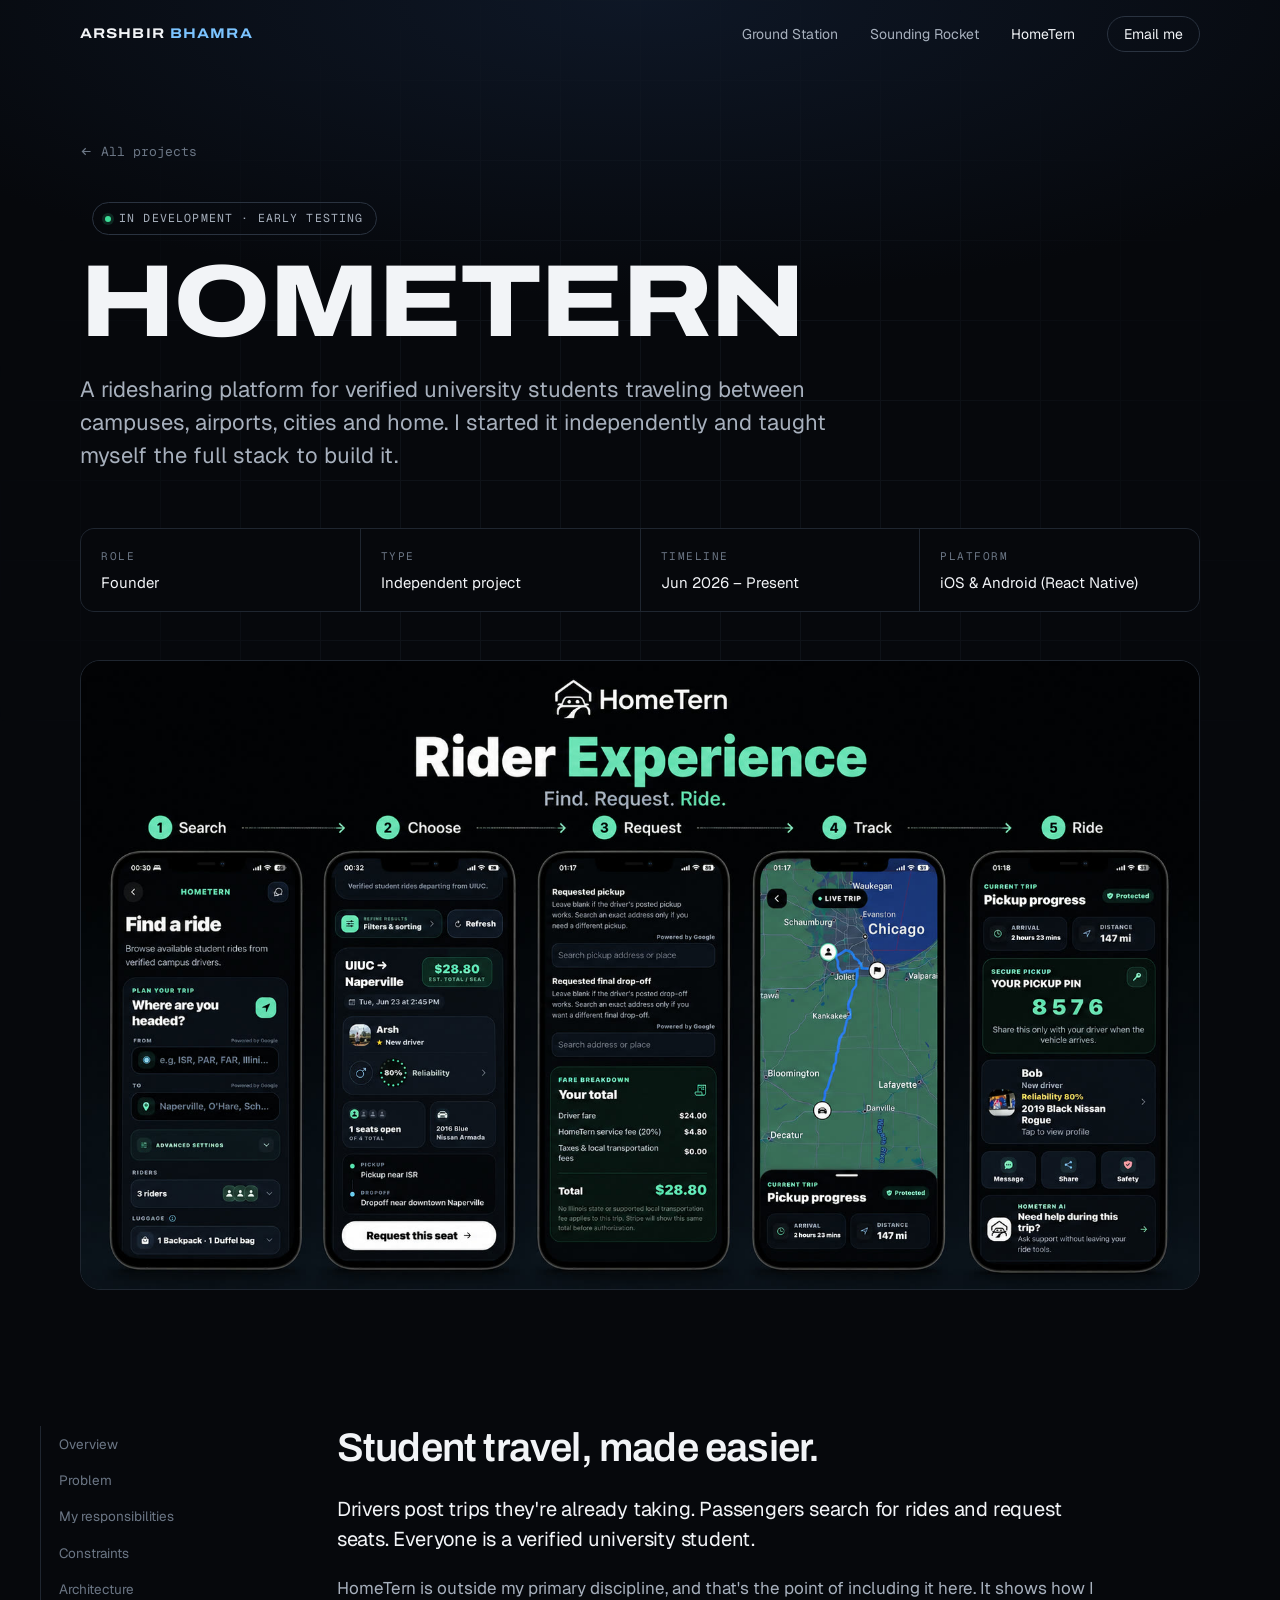
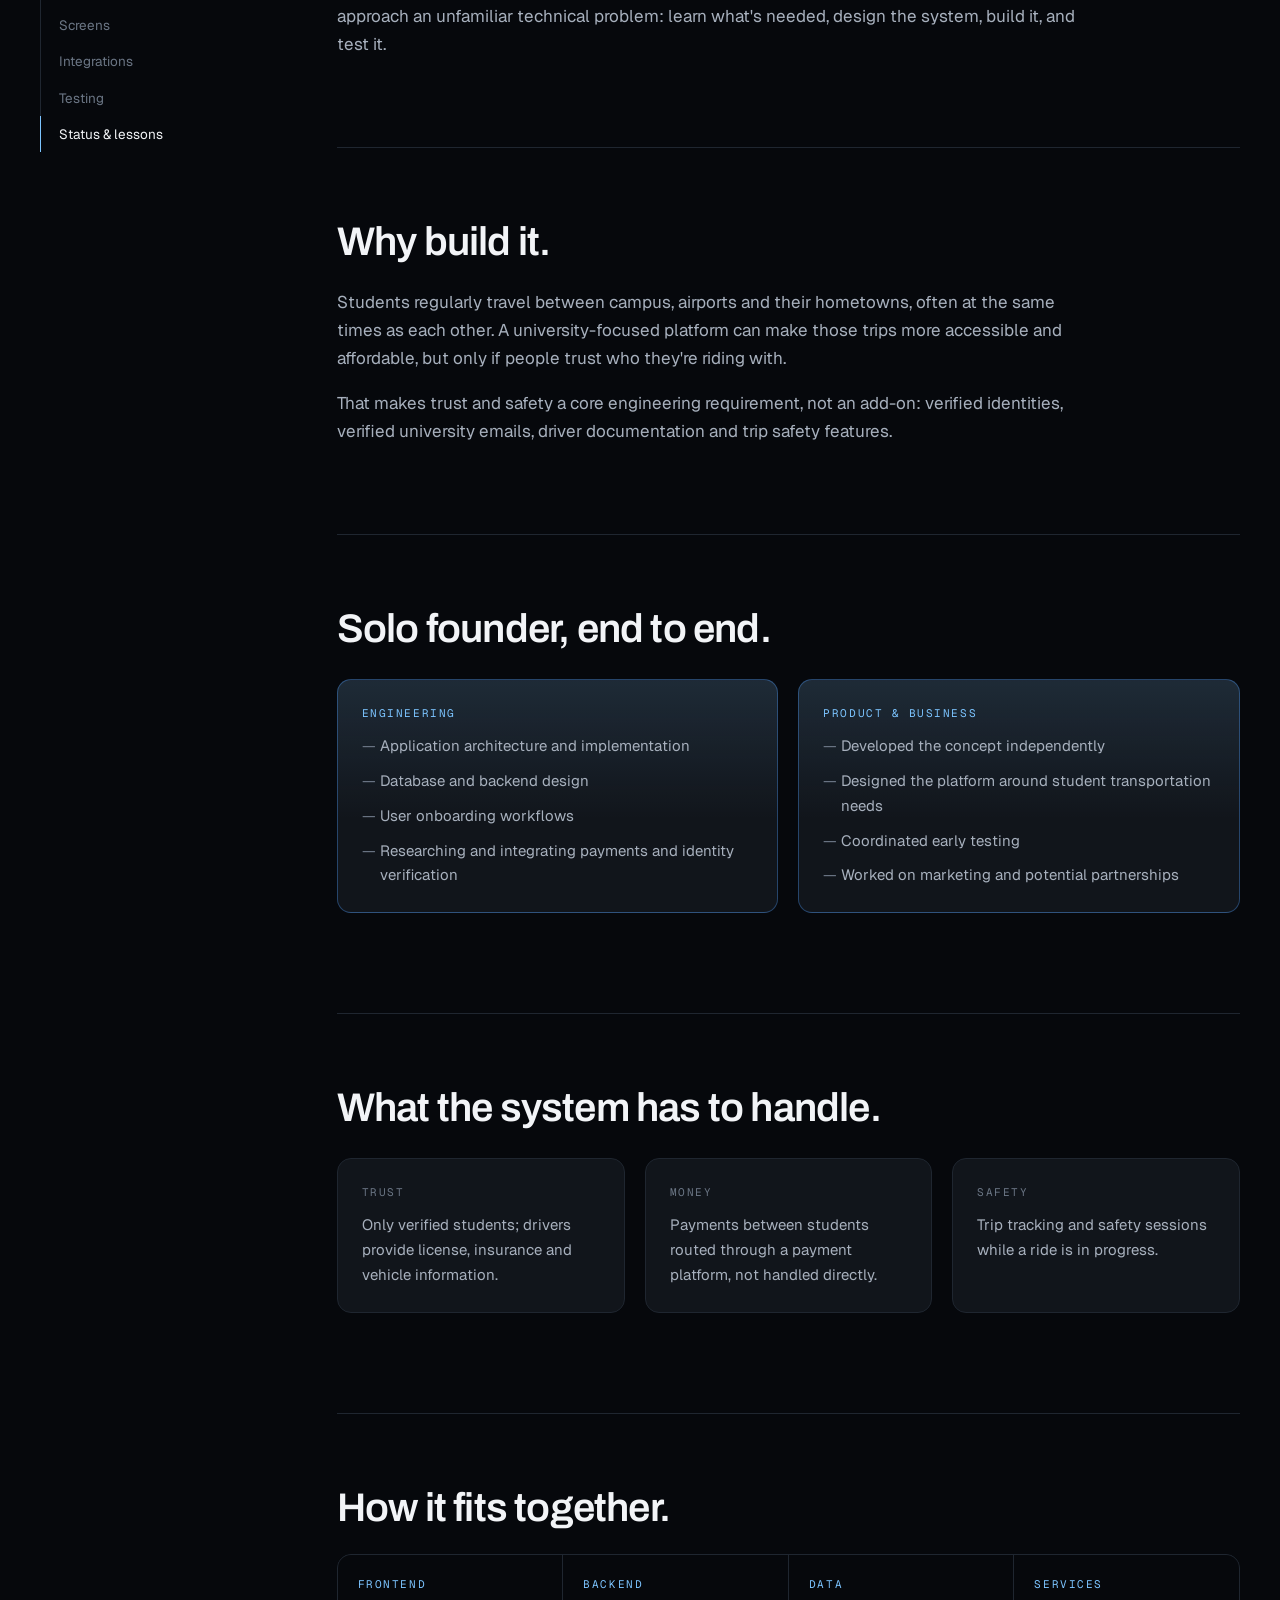
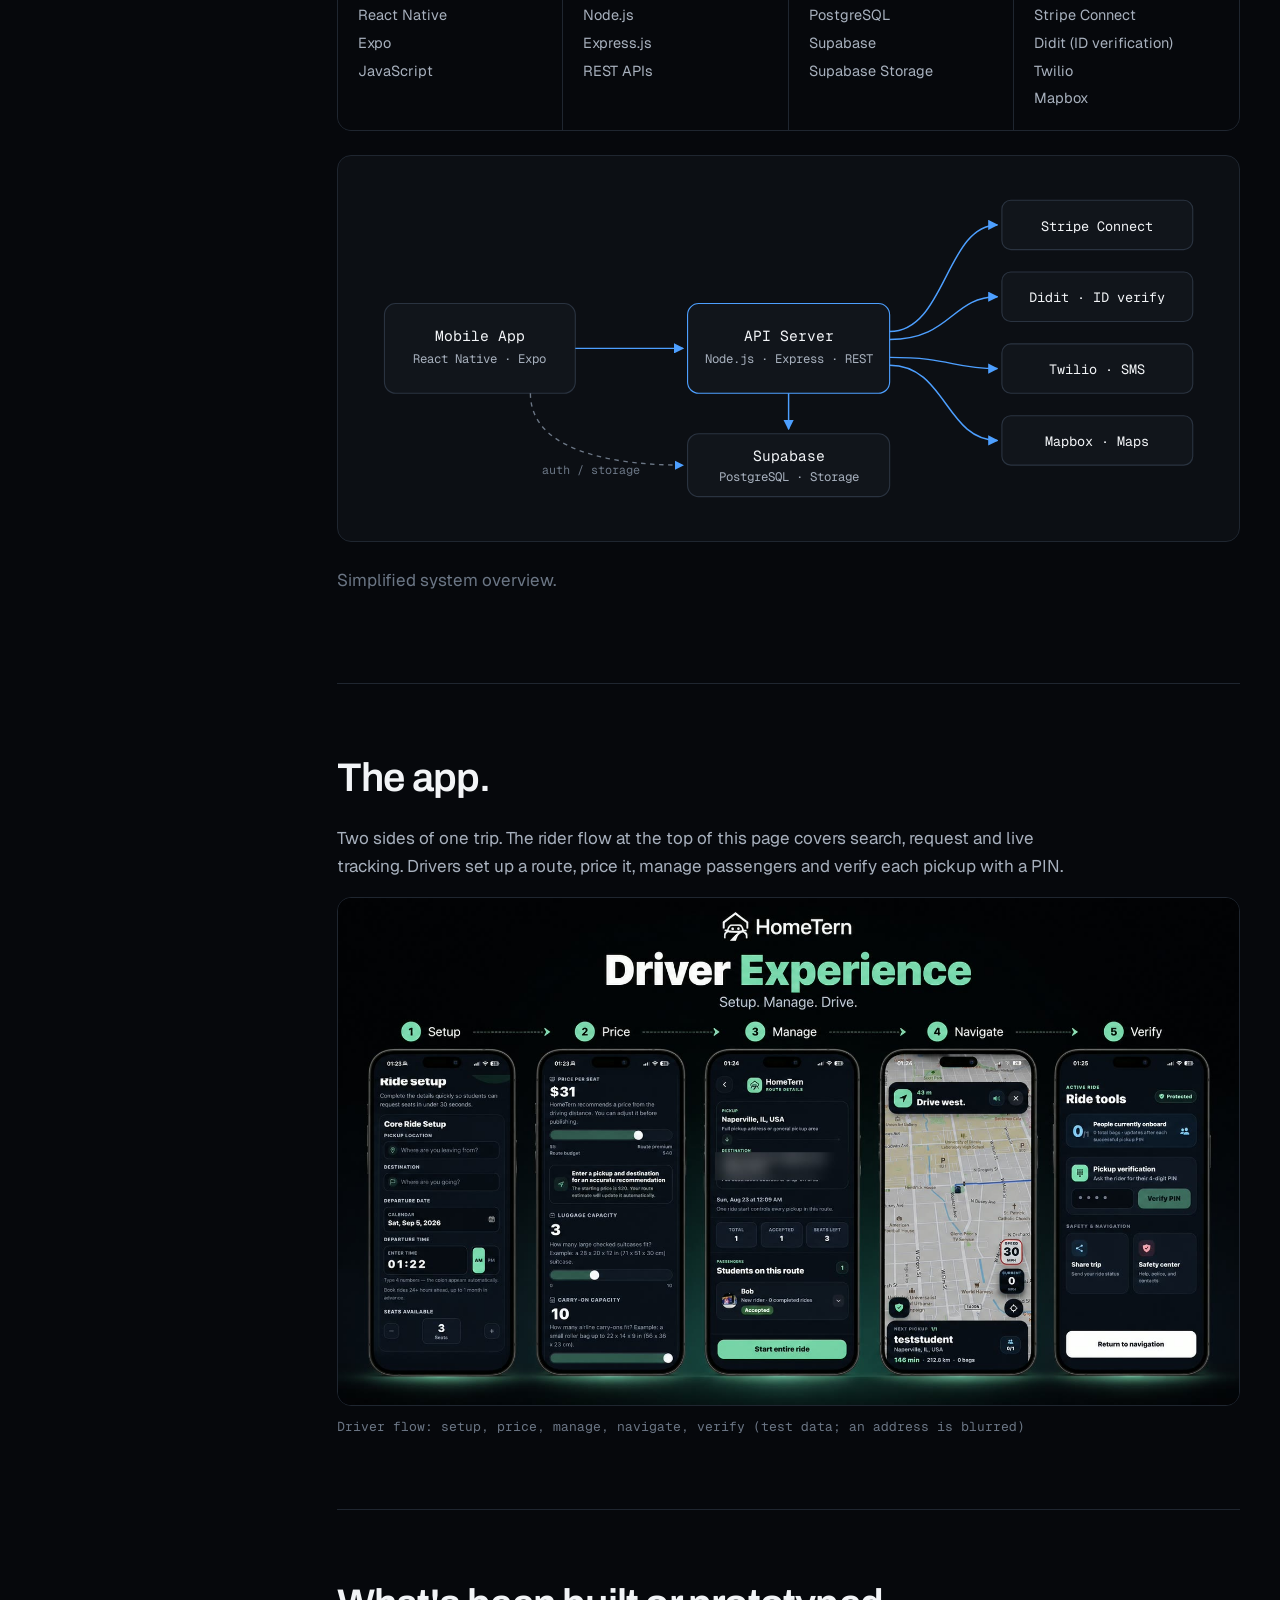
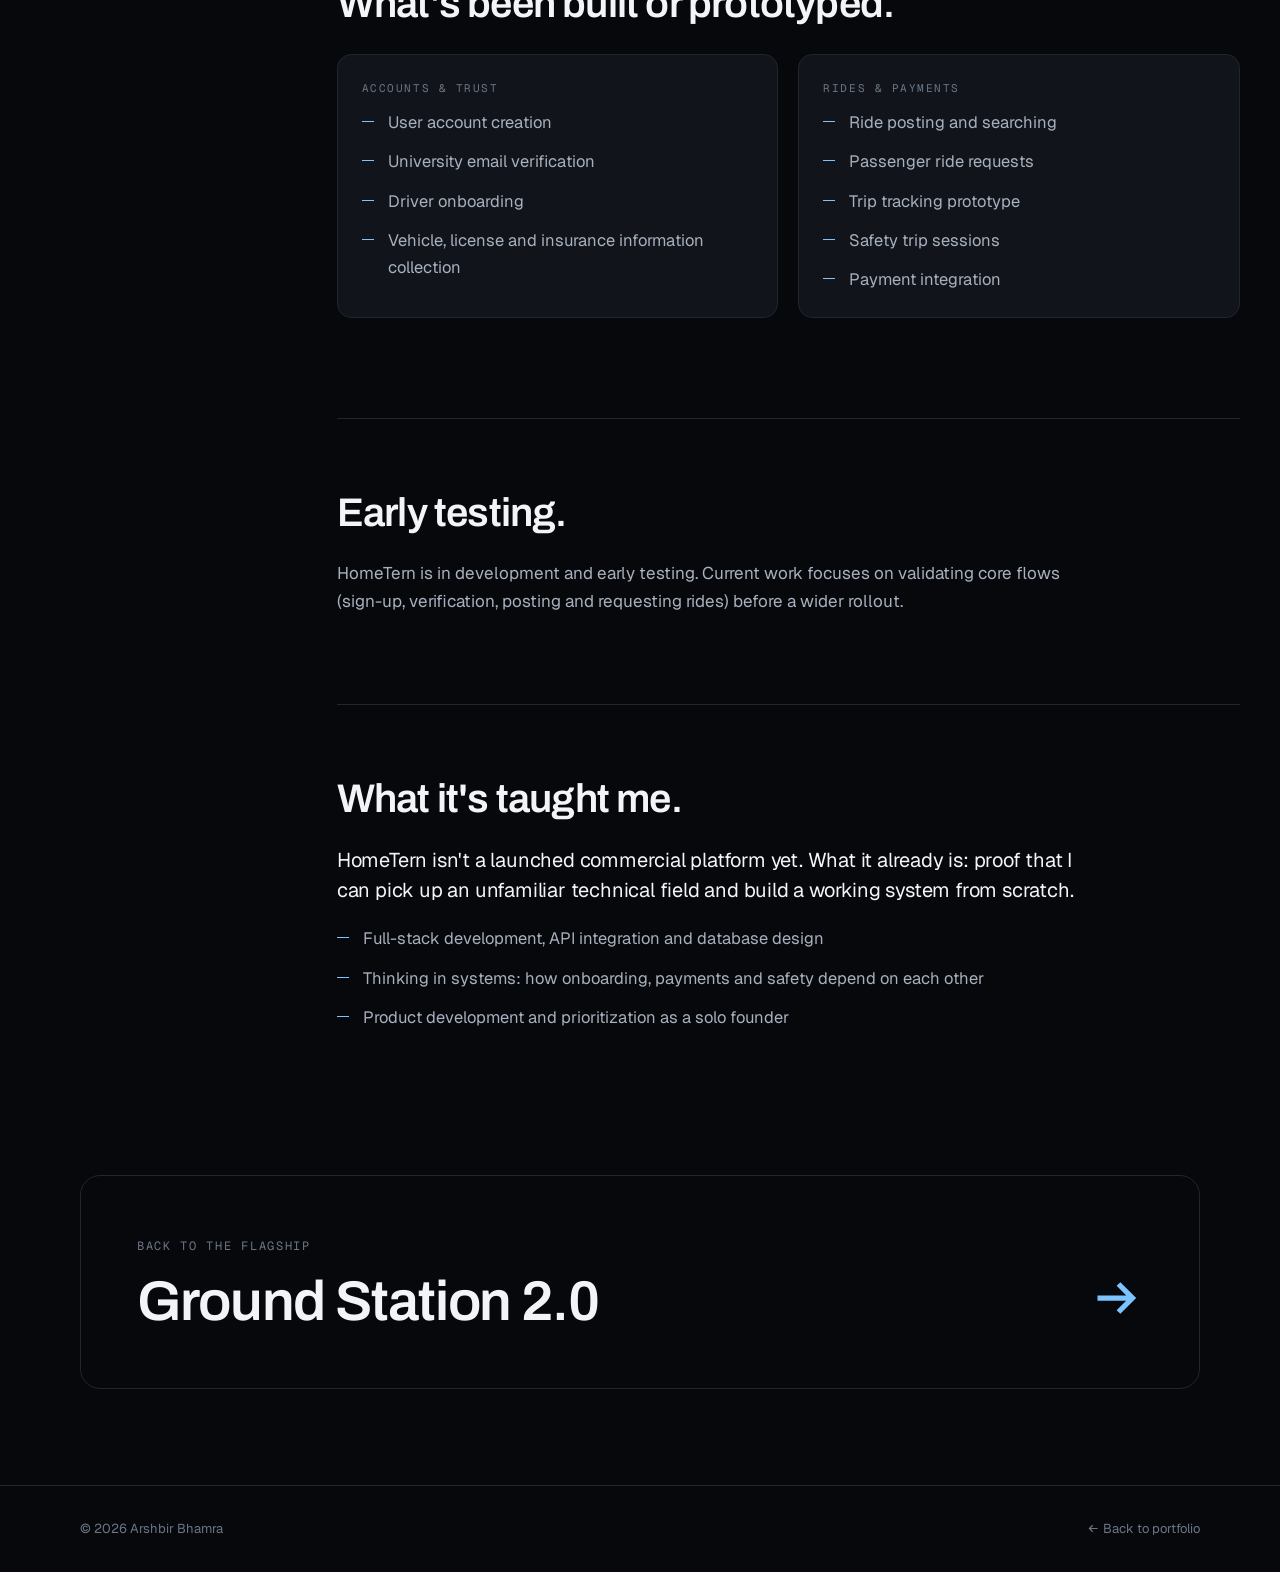
<file: projects/hometern.html>
<!doctype html>
<html lang="en">
<head>
  <meta charset="utf-8">
  <meta name="viewport" content="width=device-width, initial-scale=1">
  <title>HomeTern · Arshbir Bhamra</title>
  <meta name="description" content="Case study: HomeTern, a student-focused ridesharing platform founded and built by Arshbir Bhamra.">
  <meta name="theme-color" content="#07090c">
  <link rel="icon" type="image/svg+xml" href="../assets/favicon.svg">
  <link rel="preconnect" href="https://fonts.googleapis.com">
  <link rel="preconnect" href="https://fonts.gstatic.com" crossorigin>
  <link href="https://fonts.googleapis.com/css2?family=Archivo:wdth,wght@62..125,400..800&family=Geist:wght@400;500;600&family=Geist+Mono:wght@400;500&display=swap" rel="stylesheet">
  <link rel="stylesheet" href="../assets/css/style.css">
</head>
<body>

<header class="nav">
  <div class="container nav-inner">
    <a href="../index.html" class="brand">Arshbir <span>Bhamra</span></a>
    <button class="nav-toggle" aria-label="Toggle navigation" aria-expanded="false"><span></span><span></span><span></span></button>
    <ul class="nav-links">
      <li><a href="ground-station.html">Ground Station</a></li>
      <li><a href="sounding-rocket.html">Sounding Rocket</a></li>
      <li><a href="hometern.html" class="active">HomeTern</a></li>
      <li><a href="mailto:arshbirbhamra@gmail.com" class="nav-cta">Email me</a></li>
    </ul>
  </div>
</header>

<main>
<section class="cs-hero">
  <div class="grid-lines"></div>
  <div class="container">
    <a href="../index.html#ground-station" class="back"><svg class="ic" viewBox="0 0 16 16" aria-hidden="true"><path d="M13 8H3M7 4L3 8l4 4" fill="none" stroke="currentColor" stroke-width="1.5"/></svg> All projects</a>
    <div><span class="status-pill">In development · early testing</span></div>
    <h1>HomeTern</h1>
    <p class="lede">A ridesharing platform for verified university students traveling between campuses, airports, cities and home. I started it independently and taught myself the full stack to build it.</p>

    <div class="meta-bar">
      <div><div class="k">Role</div><div class="v">Founder</div></div>
      <div><div class="k">Type</div><div class="v">Independent project</div></div>
      <div><div class="k">Timeline</div><div class="v">Jun 2026 – Present</div></div>
      <div><div class="k">Platform</div><div class="v">iOS &amp; Android (React Native)</div></div>
    </div>

    <div class="cs-cover">
      <div class="media" style="aspect-ratio: 1672 / 941" data-src="../assets/img/hometern/rider-flow.jpg" data-label="HomeTern rider experience: five app screens for search, choose, request, track and ride"></div>
    </div>
  </div>
</section>

<div class="container cs-layout">
  <nav aria-label="On this page">
    <ul class="toc">
      <li><a href="#overview">Overview</a></li>
      <li><a href="#problem">Problem</a></li>
      <li><a href="#role">My responsibilities</a></li>
      <li><a href="#constraints">Constraints</a></li>
      <li><a href="#approach">Architecture</a></li>
      <li><a href="#screens">Screens</a></li>
      <li><a href="#integration">Integrations</a></li>
      <li><a href="#testing">Testing</a></li>
      <li><a href="#results">Status &amp; lessons</a></li>
    </ul>
  </nav>

  <article class="cs-content">

    <section class="cs-section" id="overview">
      <h2>Student travel, made easier.</h2>
      <p class="lead-p">Drivers post trips they're already taking. Passengers search for rides and request seats. Everyone is a verified university student.</p>
      <p>HomeTern is outside my primary discipline, and that's the point of including it here. It shows how I approach an unfamiliar technical problem: learn what's needed, design the system, build it, and test it.</p>
    </section>

    <section class="cs-section" id="problem">
      <h2>Why build it.</h2>
      <p>Students regularly travel between campus, airports and their hometowns, often at the same times as each other. A university-focused platform can make those trips more accessible and affordable, but only if people trust who they're riding with.</p>
      <p>That makes trust and safety a core engineering requirement, not an add-on: verified identities, verified university emails, driver documentation and trip safety features.</p>
    </section>

    <section class="cs-section" id="role">
      <h2>Solo founder, end to end.</h2>
      <div class="ownership">
        <div class="card mine">
          <div class="k mine">Engineering</div>
          <ul>
            <li>Application architecture and implementation</li>
            <li>Database and backend design</li>
            <li>User onboarding workflows</li>
            <li>Researching and integrating payments and identity verification</li>
          </ul>
        </div>
        <div class="card mine">
          <div class="k mine">Product &amp; business</div>
          <ul>
            <li>Developed the concept independently</li>
            <li>Designed the platform around student transportation needs</li>
            <li>Coordinated early testing</li>
            <li>Worked on marketing and potential partnerships</li>
          </ul>
        </div>
      </div>
    </section>

    <section class="cs-section" id="constraints">
      <h2>What the system has to handle.</h2>
      <div class="split-3">
        <div class="card"><div class="k">Trust</div><p>Only verified students; drivers provide license, insurance and vehicle information.</p></div>
        <div class="card"><div class="k">Money</div><p>Payments between students routed through a payment platform, not handled directly.</p></div>
        <div class="card"><div class="k">Safety</div><p>Trip tracking and safety sessions while a ride is in progress.</p></div>
      </div>
    </section>

    <section class="cs-section" id="approach">
      <h2>How it fits together.</h2>
      <div class="stack-grid">
        <div><div class="k">Frontend</div><ul><li>React Native</li><li>Expo</li><li>JavaScript</li></ul></div>
        <div><div class="k">Backend</div><ul><li>Node.js</li><li>Express.js</li><li>REST APIs</li></ul></div>
        <div><div class="k">Data</div><ul><li>PostgreSQL</li><li>Supabase</li><li>Supabase Storage</li></ul></div>
        <div><div class="k">Services</div><ul><li>Stripe Connect</li><li>Didit (ID verification)</li><li>Twilio</li><li>Mapbox</li></ul></div>
      </div>

      <div class="arch" role="img" aria-label="System architecture: mobile app talks to Node/Express API, which uses Supabase Postgres and Storage and integrates Stripe Connect, Didit, Twilio and Mapbox.">
        <svg viewBox="0 0 760 300" xmlns="http://www.w3.org/2000/svg">
          <defs>
            <marker id="ah" viewBox="0 0 10 10" refX="9" refY="5" markerWidth="7" markerHeight="7" orient="auto-start-reverse">
              <path d="M0,0 L10,5 L0,10 z" fill="#4d9fff"/>
            </marker>
          </defs>
          <g font-size="12" fill="#f2f4f7">
            <rect x="20" y="110" width="170" height="80" rx="10" fill="#11151b" stroke="#2a3340"/>
            <text x="105" y="143" text-anchor="middle" font-size="13">Mobile App</text>
            <text x="105" y="163" text-anchor="middle" fill="#a7b0bd" font-size="11">React Native · Expo</text>

            <rect x="290" y="110" width="180" height="80" rx="10" fill="#11151b" stroke="#4d9fff"/>
            <text x="380" y="143" text-anchor="middle" font-size="13">API Server</text>
            <text x="380" y="163" text-anchor="middle" fill="#a7b0bd" font-size="11">Node.js · Express · REST</text>

            <rect x="290" y="226" width="180" height="56" rx="10" fill="#11151b" stroke="#2a3340"/>
            <text x="380" y="250" text-anchor="middle" font-size="13">Supabase</text>
            <text x="380" y="268" text-anchor="middle" fill="#a7b0bd" font-size="11">PostgreSQL · Storage</text>

            <rect x="570" y="18" width="170" height="44" rx="8" fill="#11151b" stroke="#2a3340"/>
            <text x="655" y="45" text-anchor="middle">Stripe Connect</text>
            <rect x="570" y="82" width="170" height="44" rx="8" fill="#11151b" stroke="#2a3340"/>
            <text x="655" y="109" text-anchor="middle">Didit · ID verify</text>
            <rect x="570" y="146" width="170" height="44" rx="8" fill="#11151b" stroke="#2a3340"/>
            <text x="655" y="173" text-anchor="middle">Twilio · SMS</text>
            <rect x="570" y="210" width="170" height="44" rx="8" fill="#11151b" stroke="#2a3340"/>
            <text x="655" y="237" text-anchor="middle">Mapbox · Maps</text>
          </g>
          <g stroke="#4d9fff" stroke-width="1.3" fill="none" marker-end="url(#ah)">
            <path d="M190 150 H286"/>
            <path d="M380 190 V222"/>
            <path d="M470 135 C520 135, 520 40, 566 40"/>
            <path d="M470 142 C525 142, 525 104, 566 104"/>
            <path d="M470 158 C525 158, 525 168, 566 168"/>
            <path d="M470 165 C520 165, 520 232, 566 232"/>
          </g>
          <path d="M150 190 C150 250, 250 254, 286 254" stroke="#6b7685" stroke-dasharray="4 4" fill="none" stroke-width="1.2" marker-end="url(#ah)"/>
          <text x="160" y="262" font-size="10.5" fill="#6b7685">auth / storage</text>
        </svg>
      </div>
      <p class="table-note">Simplified system overview.</p>
    </section>

    <section class="cs-section" id="screens">
      <h2>The app.</h2>
      <p>Two sides of one trip. The rider flow at the top of this page covers search, request and live tracking. Drivers set up a route, price it, manage passengers and verify each pickup with a PIN.</p>
      <figure>
        <div class="media" style="aspect-ratio: 1672 / 941" data-src="../assets/img/hometern/driver-flow.jpg" data-label="HomeTern driver experience: setup, price, manage, navigate and verify screens"></div>
        <figcaption>Driver flow: setup, price, manage, navigate, verify (test data; an address is blurred)</figcaption>
      </figure>
    </section>

    <section class="cs-section" id="integration">
      <h2>What's been built or prototyped.</h2>
      <div class="split">
        <div class="card">
          <div class="k">Accounts &amp; trust</div>
          <ul class="bullets" style="margin:0">
            <li>User account creation</li>
            <li>University email verification</li>
            <li>Driver onboarding</li>
            <li>Vehicle, license and insurance information collection</li>
          </ul>
        </div>
        <div class="card">
          <div class="k">Rides &amp; payments</div>
          <ul class="bullets" style="margin:0">
            <li>Ride posting and searching</li>
            <li>Passenger ride requests</li>
            <li>Trip tracking prototype</li>
            <li>Safety trip sessions</li>
            <li>Payment integration</li>
          </ul>
        </div>
      </div>
    </section>

    <section class="cs-section" id="testing">
      <h2>Early testing.</h2>
      <p>HomeTern is in development and early testing. Current work focuses on validating core flows (sign-up, verification, posting and requesting rides) before a wider rollout.</p>
      <div class="notice">[ PLACEHOLDER ] Add a product timeline, testing notes or a demo video here (e.g. ../assets/img/hometern/demo.mp4).</div>
    </section>

    <section class="cs-section" id="results">
      <h2>What it's taught me.</h2>
      <p class="lead-p">HomeTern isn't a launched commercial platform yet. What it already is: proof that I can pick up an unfamiliar technical field and build a working system from scratch.</p>
      <ul class="bullets">
        <li>Full-stack development, API integration and database design</li>
        <li>Thinking in systems: how onboarding, payments and safety depend on each other</li>
        <li>Product development and prioritization as a solo founder</li>
      </ul>
    </section>

  </article>
</div>

<div class="container">
  <a href="ground-station.html" class="next-project">
    <span class="k">Back to the flagship</span>
    <h3>Ground Station 2.0 <span class="arrow"><svg class="ic" viewBox="0 0 16 16" aria-hidden="true"><path d="M3 8h10M9 4l4 4-4 4" fill="none" stroke="currentColor" stroke-width="1.5"/></svg></span></h3>
  </a>
</div>
</main>

<footer class="footer">
  <div class="container">
    <span>© <span data-year>2026</span> Arshbir Bhamra</span>
    <a href="../index.html"><svg class="ic" viewBox="0 0 16 16" aria-hidden="true"><path d="M13 8H3M7 4L3 8l4 4" fill="none" stroke="currentColor" stroke-width="1.5"/></svg> Back to portfolio</a>
  </div>
</footer>

<script src="../assets/js/main.js"></script>
</body>
</html>
</file>
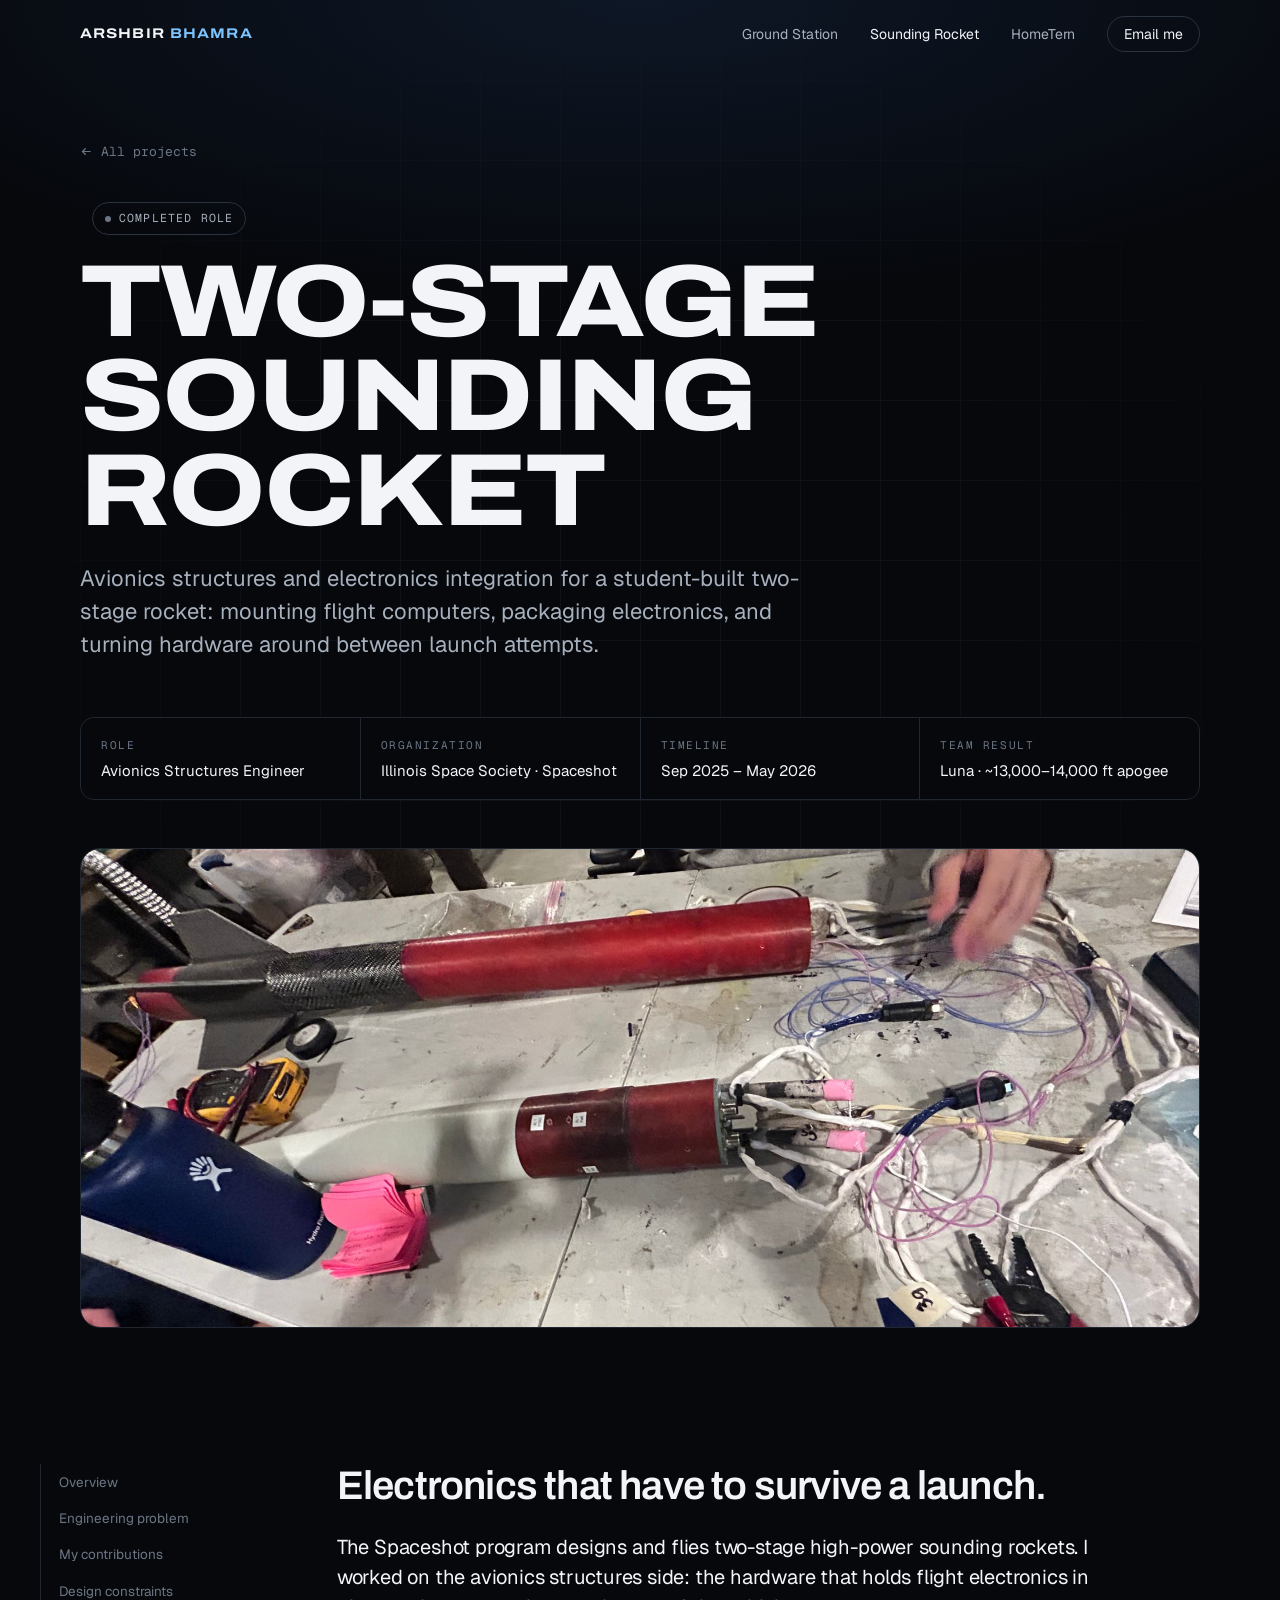
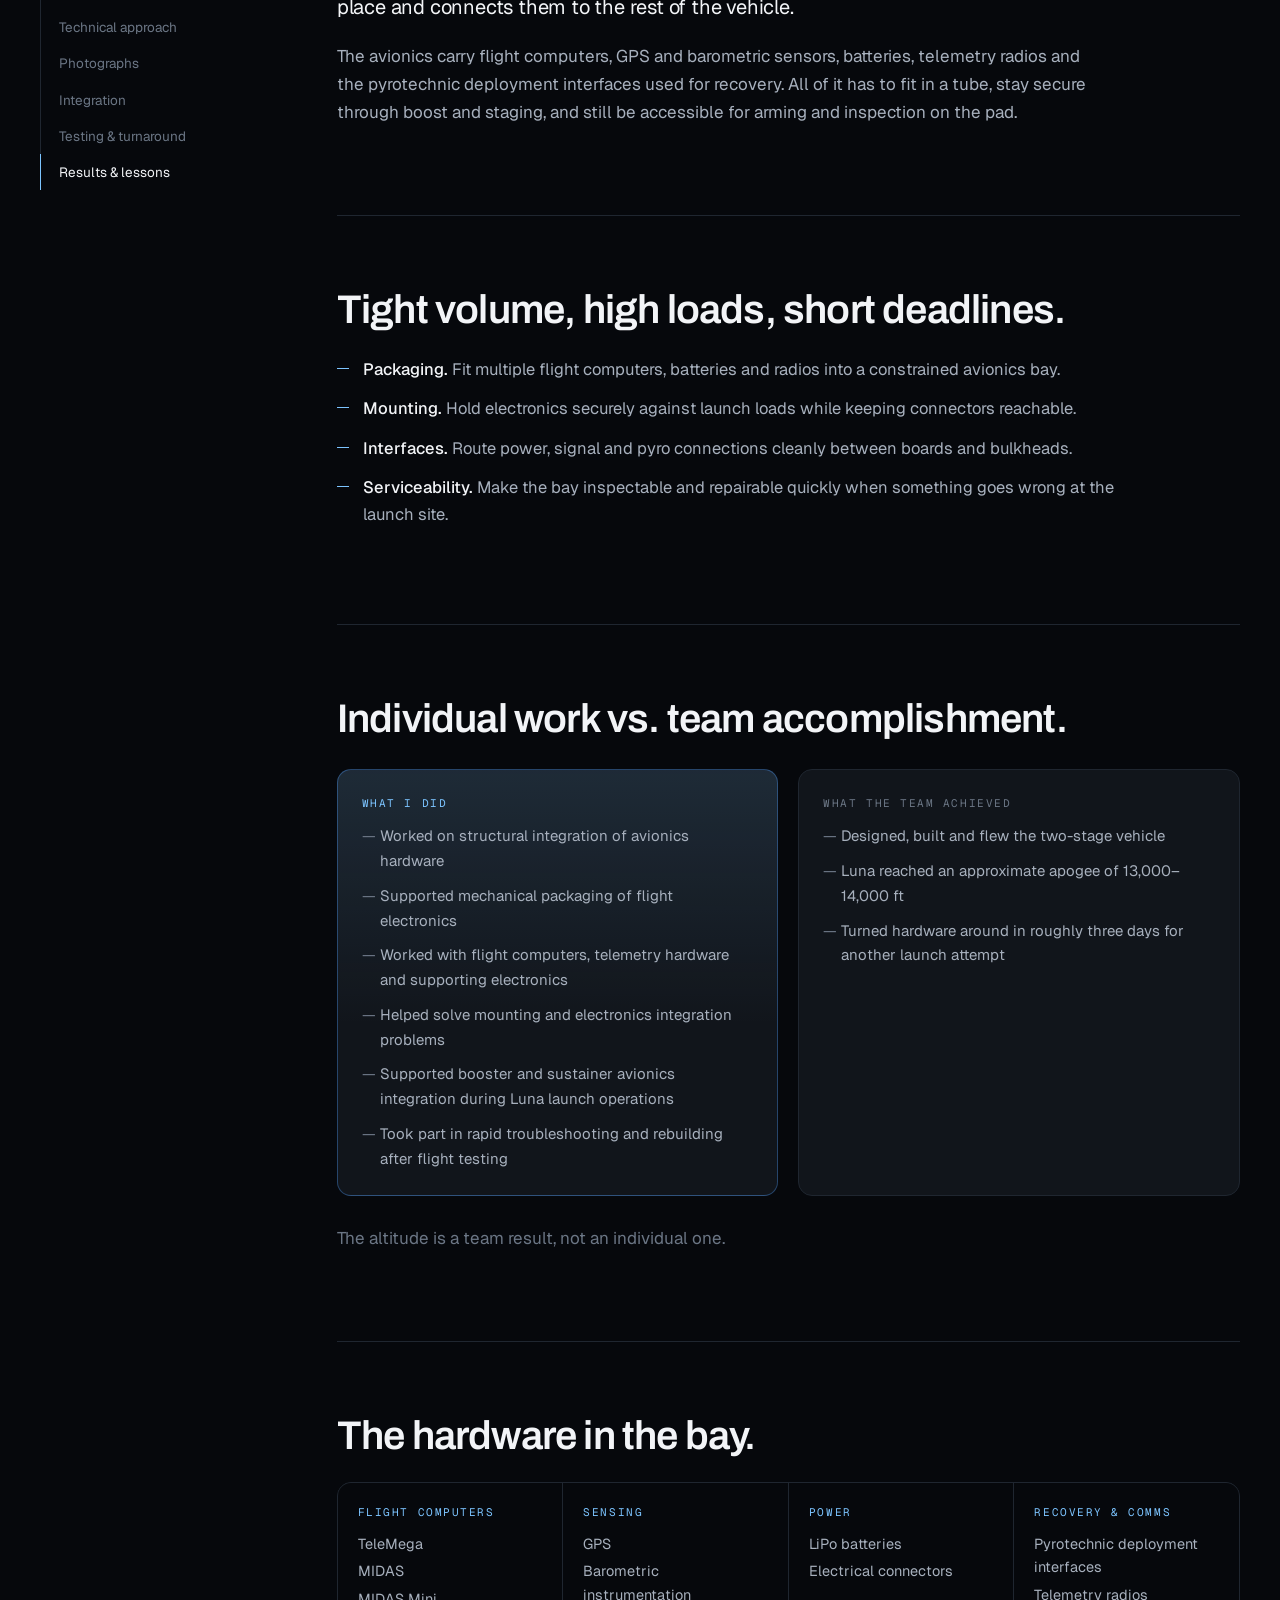
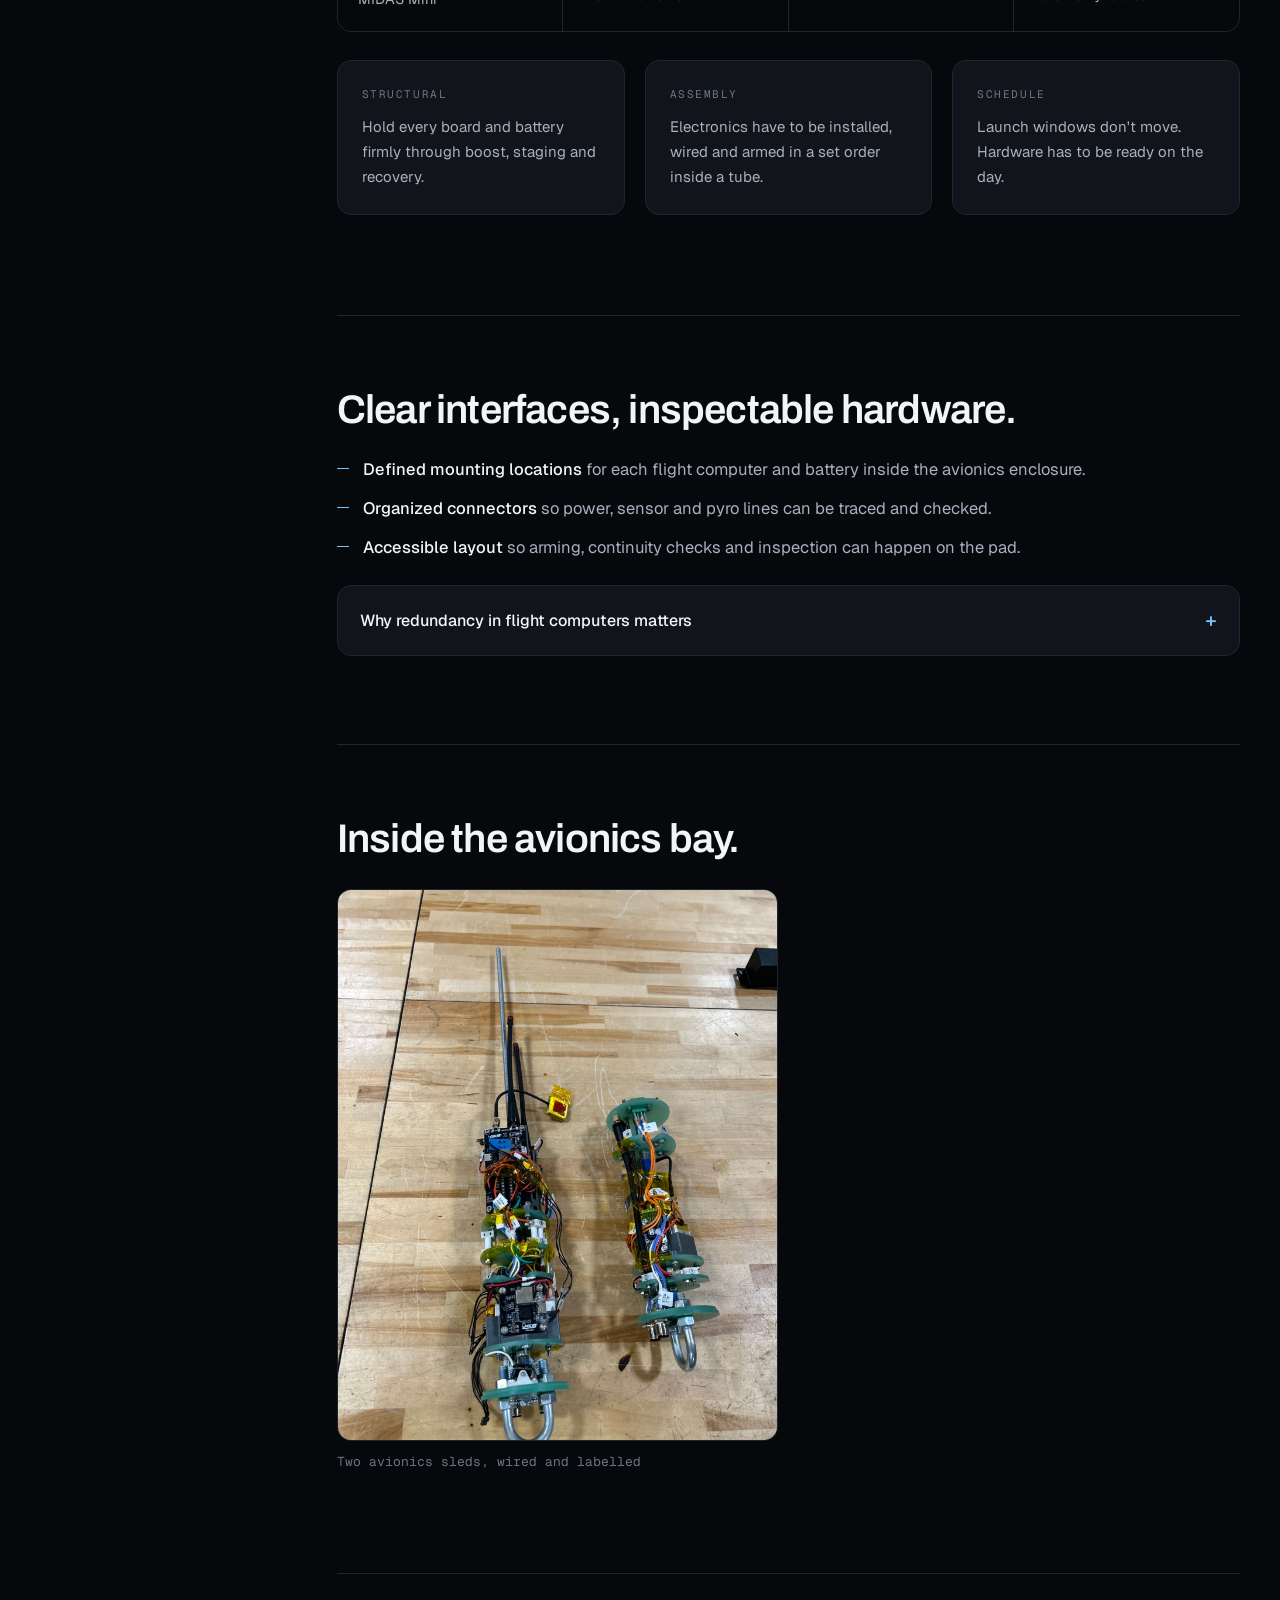
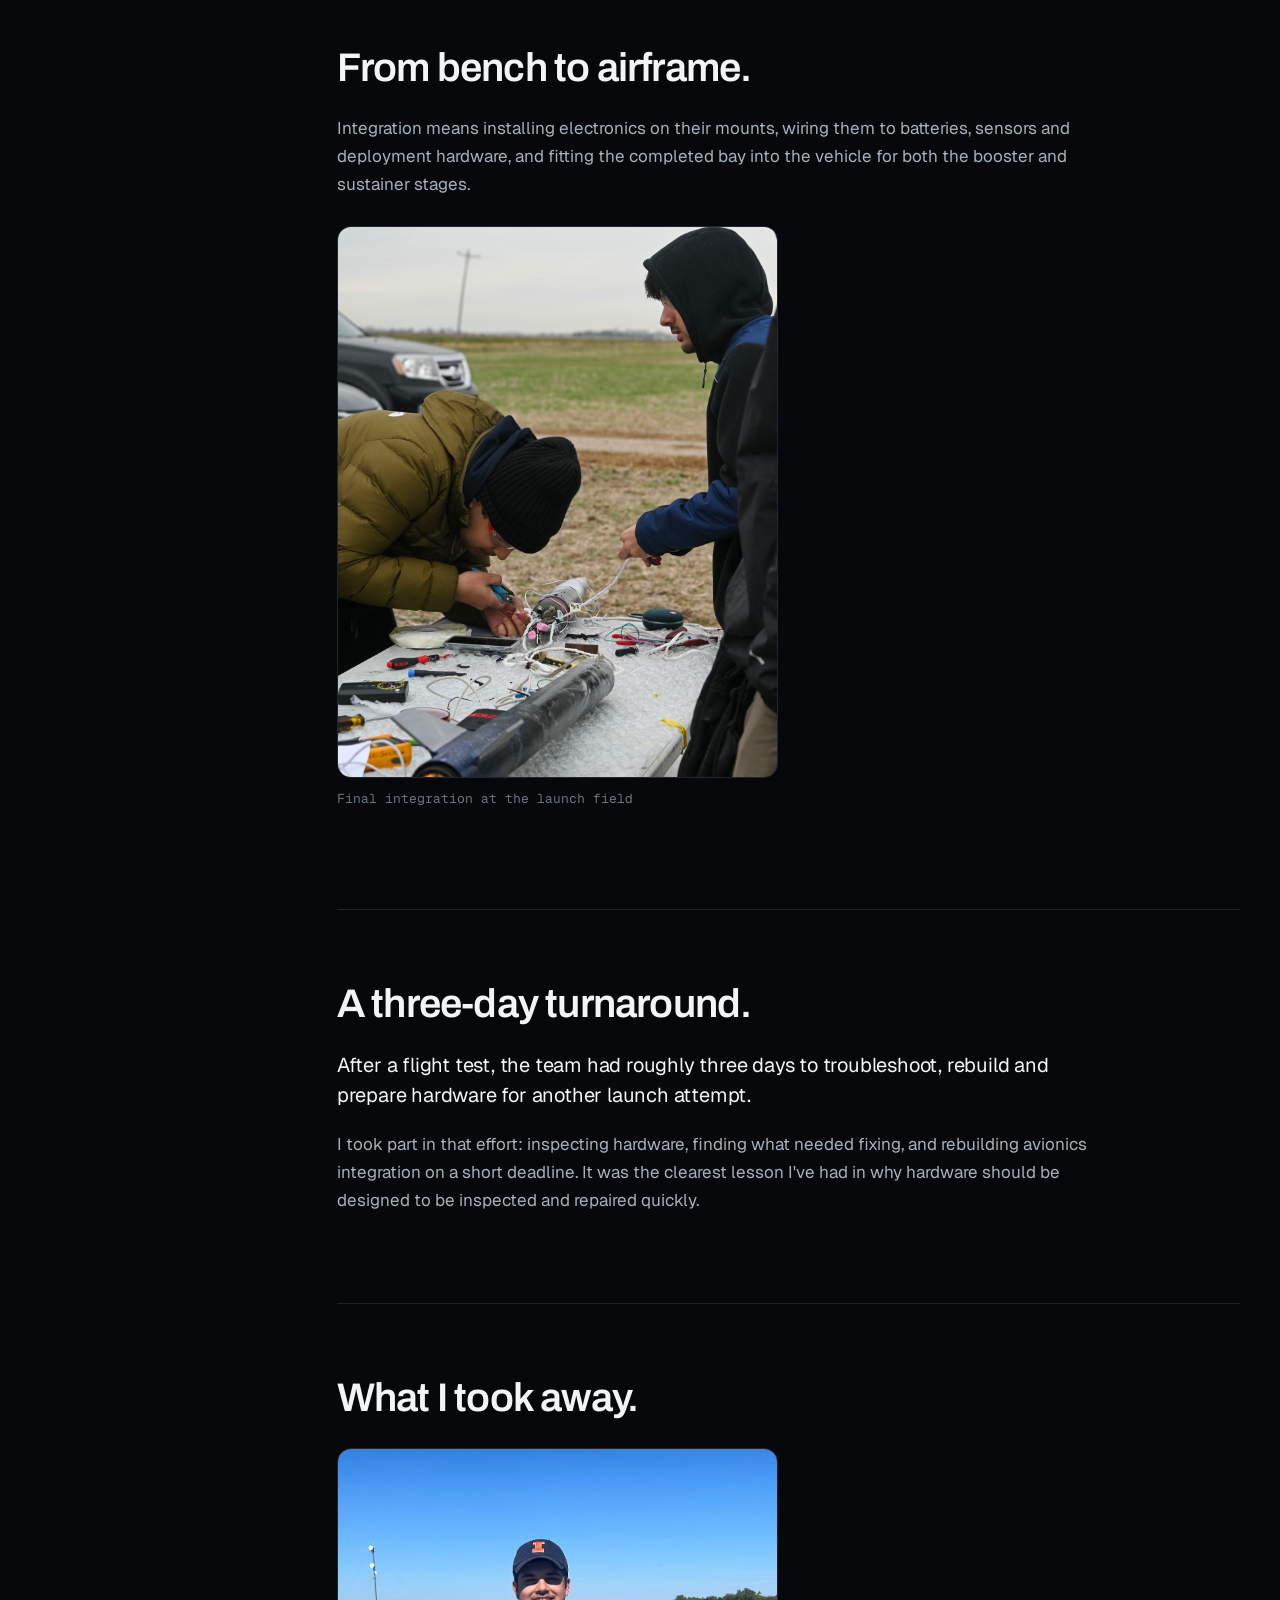
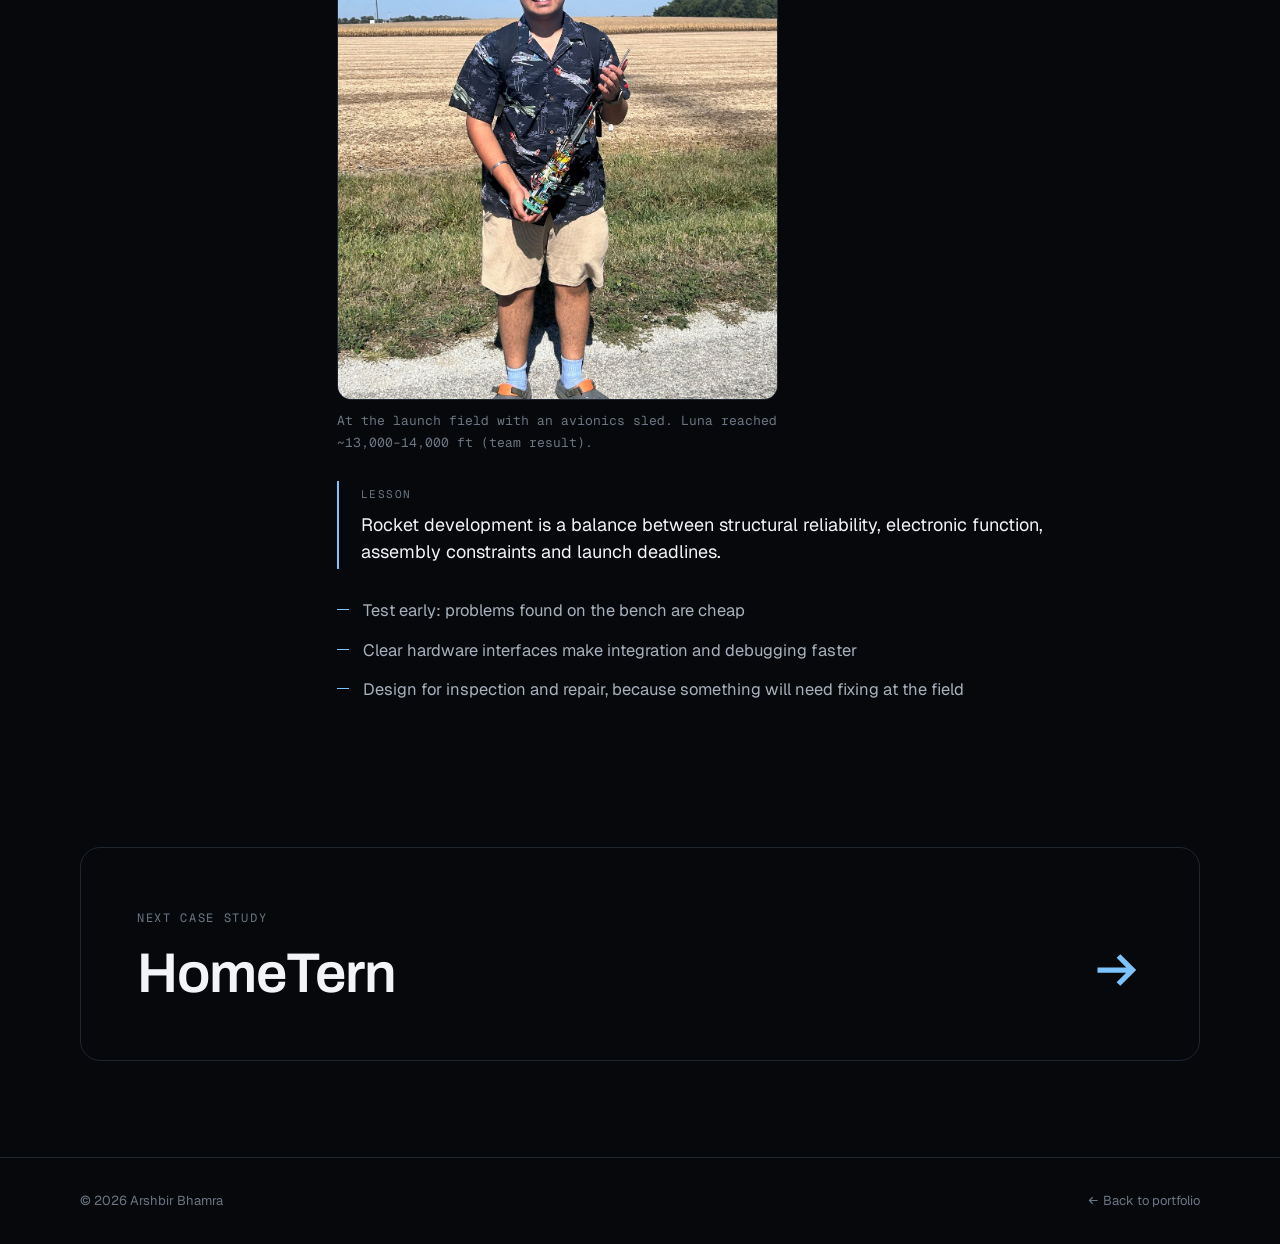
<file: projects/sounding-rocket.html>
<!doctype html>
<html lang="en">
<head>
  <meta charset="utf-8">
  <meta name="viewport" content="width=device-width, initial-scale=1">
  <title>Two-Stage Sounding Rocket · Arshbir Bhamra</title>
  <meta name="description" content="Case study: avionics structures and electronics integration for the Illinois Space Society two-stage sounding rocket.">
  <meta name="theme-color" content="#07090c">
  <link rel="icon" type="image/svg+xml" href="../assets/favicon.svg">
  <link rel="preconnect" href="https://fonts.googleapis.com">
  <link rel="preconnect" href="https://fonts.gstatic.com" crossorigin>
  <link href="https://fonts.googleapis.com/css2?family=Archivo:wdth,wght@62..125,400..800&family=Geist:wght@400;500;600&family=Geist+Mono:wght@400;500&display=swap" rel="stylesheet">
  <link rel="stylesheet" href="../assets/css/style.css">
</head>
<body>

<header class="nav">
  <div class="container nav-inner">
    <a href="../index.html" class="brand">Arshbir <span>Bhamra</span></a>
    <button class="nav-toggle" aria-label="Toggle navigation" aria-expanded="false"><span></span><span></span><span></span></button>
    <ul class="nav-links">
      <li><a href="ground-station.html">Ground Station</a></li>
      <li><a href="sounding-rocket.html" class="active">Sounding Rocket</a></li>
      <li><a href="hometern.html">HomeTern</a></li>
      <li><a href="mailto:arshbirbhamra@gmail.com" class="nav-cta">Email me</a></li>
    </ul>
  </div>
</header>

<main>
<section class="cs-hero">
  <div class="grid-lines"></div>
  <div class="container">
    <a href="../index.html#ground-station" class="back"><svg class="ic" viewBox="0 0 16 16" aria-hidden="true"><path d="M13 8H3M7 4L3 8l4 4" fill="none" stroke="currentColor" stroke-width="1.5"/></svg> All projects</a>
    <div><span class="status-pill done">Completed role</span></div>
    <h1>Two-Stage Sounding Rocket</h1>
    <p class="lede">Avionics structures and electronics integration for a student-built two-stage rocket: mounting flight computers, packaging electronics, and turning hardware around between launch attempts.</p>

    <div class="meta-bar">
      <div><div class="k">Role</div><div class="v">Avionics Structures Engineer</div></div>
      <div><div class="k">Organization</div><div class="v">Illinois Space Society · Spaceshot</div></div>
      <div><div class="k">Timeline</div><div class="v">Sep 2025 – May 2026</div></div>
      <div><div class="k">Team result</div><div class="v">Luna · ~13,000–14,000 ft apogee</div></div>
    </div>

    <div class="cs-cover">
      <div class="media" data-src="../assets/img/rocket/cover.jpg" data-label="Luna booster and sustainer on the bench during avionics integration"></div>
    </div>
  </div>
</section>

<div class="container cs-layout">
  <nav aria-label="On this page">
    <ul class="toc">
      <li><a href="#overview">Overview</a></li>
      <li><a href="#problem">Engineering problem</a></li>
      <li><a href="#role">My contributions</a></li>
      <li><a href="#constraints">Design constraints</a></li>
      <li><a href="#approach">Technical approach</a></li>
      <li><a href="#cad">Photographs</a></li>
      <li><a href="#integration">Integration</a></li>
      <li><a href="#testing">Testing &amp; turnaround</a></li>
      <li><a href="#results">Results &amp; lessons</a></li>
    </ul>
  </nav>

  <article class="cs-content">

    <section class="cs-section" id="overview">
      <h2>Electronics that have to survive a launch.</h2>
      <p class="lead-p">The Spaceshot program designs and flies two-stage high-power sounding rockets. I worked on the avionics structures side: the hardware that holds flight electronics in place and connects them to the rest of the vehicle.</p>
      <p>The avionics carry flight computers, GPS and barometric sensors, batteries, telemetry radios and the pyrotechnic deployment interfaces used for recovery. All of it has to fit in a tube, stay secure through boost and staging, and still be accessible for arming and inspection on the pad.</p>
    </section>

    <section class="cs-section" id="problem">
      <h2>Tight volume, high loads, short deadlines.</h2>
      <ul class="bullets">
        <li><strong>Packaging.</strong> Fit multiple flight computers, batteries and radios into a constrained avionics bay.</li>
        <li><strong>Mounting.</strong> Hold electronics securely against launch loads while keeping connectors reachable.</li>
        <li><strong>Interfaces.</strong> Route power, signal and pyro connections cleanly between boards and bulkheads.</li>
        <li><strong>Serviceability.</strong> Make the bay inspectable and repairable quickly when something goes wrong at the launch site.</li>
      </ul>
    </section>

    <section class="cs-section" id="role">
      <h2>Individual work vs. team accomplishment.</h2>
      <div class="ownership">
        <div class="card mine">
          <div class="k mine">What I did</div>
          <ul>
            <li>Worked on structural integration of avionics hardware</li>
            <li>Supported mechanical packaging of flight electronics</li>
            <li>Worked with flight computers, telemetry hardware and supporting electronics</li>
            <li>Helped solve mounting and electronics integration problems</li>
            <li>Supported booster and sustainer avionics integration during Luna launch operations</li>
            <li>Took part in rapid troubleshooting and rebuilding after flight testing</li>
          </ul>
        </div>
        <div class="card">
          <div class="k">What the team achieved</div>
          <ul>
            <li>Designed, built and flew the two-stage vehicle</li>
            <li>Luna reached an approximate apogee of 13,000–14,000 ft</li>
            <li>Turned hardware around in roughly three days for another launch attempt</li>
          </ul>
        </div>
      </div>
      <p class="table-note">The altitude is a team result, not an individual one.</p>
    </section>

    <section class="cs-section" id="constraints">
      <h2>The hardware in the bay.</h2>
      <div class="stack-grid">
        <div><div class="k">Flight computers</div><ul><li>TeleMega</li><li>MIDAS</li><li>MIDAS Mini</li></ul></div>
        <div><div class="k">Sensing</div><ul><li>GPS</li><li>Barometric instrumentation</li></ul></div>
        <div><div class="k">Power</div><ul><li>LiPo batteries</li><li>Electrical connectors</li></ul></div>
        <div><div class="k">Recovery &amp; comms</div><ul><li>Pyrotechnic deployment interfaces</li><li>Telemetry radios</li></ul></div>
      </div>
      <div class="split-3">
        <div class="card"><div class="k">Structural</div><p>Hold every board and battery firmly through boost, staging and recovery.</p></div>
        <div class="card"><div class="k">Assembly</div><p>Electronics have to be installed, wired and armed in a set order inside a tube.</p></div>
        <div class="card"><div class="k">Schedule</div><p>Launch windows don't move. Hardware has to be ready on the day.</p></div>
      </div>
    </section>

    <section class="cs-section" id="approach">
      <h2>Clear interfaces, inspectable hardware.</h2>
      <ul class="bullets">
        <li><strong>Defined mounting locations</strong> for each flight computer and battery inside the avionics enclosure.</li>
        <li><strong>Organized connectors</strong> so power, sensor and pyro lines can be traced and checked.</li>
        <li><strong>Accessible layout</strong> so arming, continuity checks and inspection can happen on the pad.</li>
      </ul>
      <details class="expand">
        <summary>Why redundancy in flight computers matters</summary>
        <div class="exp-body">
          <p>Carrying more than one flight computer means a single board failure doesn't cost the recovery event or the flight data. The structural consequence is more hardware to mount, more wiring to route, and more connectors that have to stay seated through flight, which is exactly the packaging problem avionics structures has to solve.</p>
        </div>
      </details>
    </section>

    <section class="cs-section" id="cad">
      <h2>Inside the avionics bay.</h2>
      <div class="split">
        <figure>
          <div class="media tall" data-src="../assets/img/rocket/avionics-bay.jpg" data-label="Two Luna avionics sleds with flight computers, antennas and recovery hardware"></div>
          <figcaption>Two avionics sleds, wired and labelled</figcaption>
        </figure>
        <figure>
          <div class="media tall" data-src="../assets/media/sled-wiring.mp4" data-autoplay data-label="Connecting the wiring harness on an avionics sled"></div>
          <figcaption>Connecting the sled harness</figcaption>
        </figure>
      </div>
    </section>

    <section class="cs-section" id="integration">
      <h2>From bench to airframe.</h2>
      <p>Integration means installing electronics on their mounts, wiring them to batteries, sensors and deployment hardware, and fitting the completed bay into the vehicle for both the booster and sustainer stages.</p>
      <div class="split">
        <figure>
          <div class="media tall" data-src="../assets/media/sled-power.mp4" data-autoplay data-label="Powering up a MIDAS flight computer on its sled"></div>
          <figcaption>Power-up check on a MIDAS flight computer</figcaption>
        </figure>
        <figure>
          <div class="media tall" data-src="../assets/img/rocket/launch-prep.jpg" data-label="Team members wiring avionics at the launch field"></div>
          <figcaption>Final integration at the launch field</figcaption>
        </figure>
      </div>
    </section>

    <section class="cs-section" id="testing">
      <h2>A three-day turnaround.</h2>
      <p class="lead-p">After a flight test, the team had roughly three days to troubleshoot, rebuild and prepare hardware for another launch attempt.</p>
      <p>I took part in that effort: inspecting hardware, finding what needed fixing, and rebuilding avionics integration on a short deadline. It was the clearest lesson I've had in why hardware should be designed to be inspected and repaired quickly.</p>
      <figure>
        <div class="media" data-src="../assets/media/ejection-scrub.mp4" data-autoplay data-label="Ground test of the apogee ejection charge: the charge fires and the nose cone separates"></div>
        <figcaption>Ground test of the apogee ejection charge</figcaption>
      </figure>
    </section>

    <section class="cs-section" id="results">
      <h2>What I took away.</h2>
      <div class="split">
        <figure>
          <div class="media tall" data-src="../assets/media/launch-day.mp4" data-autoplay data-label="Luna launch day: the boost smoke trail rising from the pad, seen from the spectator line"></div>
          <figcaption>Launch day. The boost trail still hanging over the pad.</figcaption>
        </figure>
        <figure>
          <div class="media tall" data-src="../assets/img/rocket/launch.jpg" data-label="Arshbir at the launch field holding an avionics sled"></div>
          <figcaption>At the launch field with an avionics sled. Luna reached ~13,000–14,000 ft (team result).</figcaption>
        </figure>
      </div>
      <div>
          <div class="callout" style="margin-top:0">
            <span class="k">Lesson</span>
            <p>Rocket development is a balance between structural reliability, electronic function, assembly constraints and launch deadlines.</p>
          </div>
          <ul class="bullets">
            <li>Test early: problems found on the bench are cheap</li>
            <li>Clear hardware interfaces make integration and debugging faster</li>
            <li>Design for inspection and repair, because something will need fixing at the field</li>
          </ul>
      </div>
    </section>

  </article>
</div>

<div class="container">
  <a href="hometern.html" class="next-project">
    <span class="k">Next case study</span>
    <h3>HomeTern <span class="arrow"><svg class="ic" viewBox="0 0 16 16" aria-hidden="true"><path d="M3 8h10M9 4l4 4-4 4" fill="none" stroke="currentColor" stroke-width="1.5"/></svg></span></h3>
  </a>
</div>
</main>

<footer class="footer">
  <div class="container">
    <span>© <span data-year>2026</span> Arshbir Bhamra</span>
    <a href="../index.html"><svg class="ic" viewBox="0 0 16 16" aria-hidden="true"><path d="M13 8H3M7 4L3 8l4 4" fill="none" stroke="currentColor" stroke-width="1.5"/></svg> Back to portfolio</a>
  </div>
</footer>

<script src="../assets/js/main.js"></script>
</body>
</html>
</file>
<file: assets/sc/scrollcraft.css>
/* ============================================================================
   scrollcraft.css: the taste floor
   ----------------------------------------------------------------------------
   Two layers, and the split matters:

     TOKENS   what you override per brand. Colour roles, the type ramp, the
              spacing scale, elevation, motion. A brand is ~12 values.
     DEVICES  what the engine drives. Do not restyle these to taste; they are
              the mechanism. Style your own markup instead.

   Nothing here draws a "component". There are no card, badge, or pill classes,
   because a stylesheet that ships those is how every page built on it ends up
   with the same shapes. You get a floor and a vocabulary; the composition is
   yours.
   ========================================================================== */

/* ---------------------------------------------------------------- tokens -- */
:root {
  /* --- colour roles. Override these six and the page is rebranded. -------- */
  --sc-canvas:      #08090b;   /* the page ground. Drift interpolates this.   */
  --sc-surface:     #101217;   /* anything raised off the ground             */
  --sc-ink:         #f4f2ef;   /* primary text                               */
  --sc-ink-soft:    #9a9ba1;   /* secondary text. Tinted, never flat gray.   */
  --sc-accent:      #d8ff3e;   /* ONE accent. It owns a region, not confetti. */
  --sc-accent-ink:  #08090b;   /* text that sits on the accent               */

  --sc-hairline:    color-mix(in oklab, var(--sc-ink) 12%, transparent);
  --sc-hairline-strong: color-mix(in oklab, var(--sc-ink) 22%, transparent);

  /* --- type. Two families max. Display carries voice, text carries prose. - */
  --sc-font-display: "Instrument Sans", "Geist", system-ui, sans-serif;
  --sc-font-text:    "Geist", system-ui, sans-serif;
  --sc-font-mono:    "Geist Mono", ui-monospace, monospace;

  /* Fluid ramp. Tracking tightens as size grows because a face set at 6rem
     with 0 tracking reads loose; this is optical correction, not decoration. */
  --sc-t-xs:   clamp(0.75rem, 0.72rem + 0.15vw, 0.82rem);
  --sc-t-sm:   clamp(0.875rem, 0.84rem + 0.18vw, 0.95rem);
  --sc-t-base: clamp(1rem, 0.96rem + 0.22vw, 1.125rem);
  --sc-t-lg:   clamp(1.2rem, 1.1rem + 0.5vw, 1.5rem);
  --sc-t-xl:   clamp(1.6rem, 1.35rem + 1.2vw, 2.25rem);
  --sc-t-2xl:  clamp(2.1rem, 1.6rem + 2.4vw, 3.4rem);
  --sc-t-3xl:  clamp(2.8rem, 1.9rem + 4.2vw, 5rem);
  --sc-t-4xl:  clamp(3.4rem, 1.9rem + 6.6vw, 7.5rem);

  --sc-track-tight:  -0.035em;
  --sc-track-snug:   -0.02em;
  --sc-track-normal: -0.005em;
  --sc-track-wide:    0.08em;

  --sc-leading-none: 0.94;
  --sc-leading-tight: 1.06;
  --sc-leading-body: 1.62;

  --sc-measure: 62ch;

  /* --- space. 4px base: the useful middle steps an 8-only scale misses. --- */
  --sc-1: 0.25rem;  --sc-2: 0.5rem;   --sc-3: 0.75rem;  --sc-4: 1rem;
  --sc-5: 1.5rem;   --sc-6: 2rem;     --sc-7: 3rem;     --sc-8: 4rem;
  --sc-9: 6rem;     --sc-10: 8rem;    --sc-11: 12rem;

  /* Section rhythm is fluid so a phone doesn't inherit desktop air. */
  --sc-section: clamp(4.5rem, 9vw, 11rem);
  --sc-gutter:  clamp(1.25rem, 5vw, 5.5rem);
  --sc-maxw:    82rem;

  /* --- radius. Pick one scale for the page and hold it. ------------------- */
  --sc-r-sm: 6px;  --sc-r-md: 12px;  --sc-r-lg: 20px;  --sc-r-pill: 999px;

  /* --- elevation. Every shadow has an offset AND a soft blur, and is tinted
         to the canvas hue. A zero-offset coloured halo is decoration, not
         depth, so there isn't one here. ---------------------------------- */
  --sc-shadow-color: 220 40% 2%;
  --sc-e1: 0 1px 2px hsl(var(--sc-shadow-color) / 0.28),
           0 2px 6px -1px hsl(var(--sc-shadow-color) / 0.20);
  --sc-e2: 0 2px 4px hsl(var(--sc-shadow-color) / 0.24),
           0 8px 18px -4px hsl(var(--sc-shadow-color) / 0.30);
  --sc-e3: 0 4px 8px hsl(var(--sc-shadow-color) / 0.22),
           0 18px 40px -8px hsl(var(--sc-shadow-color) / 0.38),
           0 48px 90px -24px hsl(var(--sc-shadow-color) / 0.30);

  /* Edge light: a 1px top highlight sells a raised surface better than any
     amount of blur, because real raised things catch light on their lip. */
  --sc-edge: inset 0 1px 0 color-mix(in oklab, var(--sc-ink) 10%, transparent);

  /* --- motion. Built-in CSS easings are too weak for UI. ------------------ */
  --sc-ease-out:    cubic-bezier(0.23, 1, 0.32, 1);
  --sc-ease-in-out: cubic-bezier(0.77, 0, 0.175, 1);
  --sc-ease-drawer: cubic-bezier(0.32, 0.72, 0, 1);
  --sc-d-fast: 160ms;  --sc-d-base: 240ms;  --sc-d-slow: 420ms;

  --sc-z-stage: 1; --sc-z-copy: 20; --sc-z-chrome: 60;
}

/* --------------------------------------------------------------- reset -- */
*, *::before, *::after { box-sizing: border-box; }
html { -webkit-text-size-adjust: 100%; scroll-behavior: smooth; }
@media (prefers-reduced-motion: reduce) { html { scroll-behavior: auto; } }

body {
  margin: 0;
  background: var(--sc-canvas);
  color: var(--sc-ink);
  font-family: var(--sc-font-text);
  font-size: var(--sc-t-base);
  line-height: var(--sc-leading-body);
  letter-spacing: var(--sc-track-normal);
  -webkit-font-smoothing: antialiased;
  text-rendering: optimizeLegibility;
  font-synthesis-weight: none;
  overflow-x: clip;
}
img, video, canvas, svg { display: block; max-width: 100%; }
button, input, select, textarea { font: inherit; color: inherit; }

/* ------------------------------------------------- the browser surfaces --
   The parts you did not draw still carry the design. Selection, caret, focus
   ring, scrollbar and tabular numerals all ship with defaults that belong to no
   design system. Theming them is the cheapest signal that a page was built
   rather than assembled, and it is the step that gets skipped most reliably. */
::selection { background: var(--sc-accent); color: var(--sc-accent-ink); }
:root { caret-color: var(--sc-accent); accent-color: var(--sc-accent); }
:focus-visible {
  outline: 2px solid var(--sc-accent);
  outline-offset: 3px;
  border-radius: var(--sc-r-sm);
}
:where(a) { color: inherit; text-decoration-thickness: 1px; text-underline-offset: 0.22em; }
@supports (scrollbar-color: auto) {
  html { scrollbar-color: color-mix(in oklab, var(--sc-ink) 26%, transparent) transparent; scrollbar-width: thin; }
}
:where(table, .sc-nums, [data-sc-count]) { font-variant-numeric: tabular-nums; }

/* ----------------------------------------------------------- typography -- */
.sc-display {
  font-family: var(--sc-font-display);
  font-weight: 500;
  line-height: var(--sc-leading-none);
  letter-spacing: var(--sc-track-tight);
  text-wrap: balance;
  margin: 0;
}
.sc-display--xl { font-size: var(--sc-t-4xl); }
.sc-display--lg { font-size: var(--sc-t-3xl); }
.sc-display--md { font-size: var(--sc-t-2xl); letter-spacing: var(--sc-track-snug); }
.sc-lede {
  font-size: var(--sc-t-lg);
  line-height: 1.44;
  letter-spacing: var(--sc-track-snug);
  color: var(--sc-ink);
  max-width: 46ch;
  text-wrap: pretty;
  margin: 0;
}
.sc-body { max-width: var(--sc-measure); color: var(--sc-ink-soft); text-wrap: pretty; margin: 0; }
.sc-label {
  font-family: var(--sc-font-mono);
  font-size: var(--sc-t-xs);
  letter-spacing: var(--sc-track-wide);
  text-transform: uppercase;
  color: var(--sc-ink-soft);
}

/* ---------------------------------------------------------------- layout -- */
.sc-wrap { width: 100%; max-width: var(--sc-maxw); margin-inline: auto; padding-inline: var(--sc-gutter); }
.sc-section { padding-block: var(--sc-section); }
/* More space above a heading than below it: the gap belongs to the boundary,
   not to the pair. */
.sc-stack > * + * { margin-top: var(--sc-4); }
.sc-stack > :is(h1,h2,h3) { margin-top: var(--sc-7); }
.sc-stack > :is(h1,h2,h3):first-child { margin-top: 0; }
.sc-rule { height: 1px; border: 0; background: var(--sc-hairline); margin: 0; }

/* =============================================================== DEVICES ==
   Driven by the engine. Restyle your own markup, not these.                */

.sc-act--pinned { position: relative; }
.sc-stage {
  position: sticky; top: 0;
  height: 100vh; height: 100svh;
  overflow: clip;
  z-index: var(--sc-z-stage);
}

/* scrub / sequence media */
.sc-stage :is(video[data-sc-scrub], canvas[data-sc-sequence], .sc-stage__poster) {
  position: absolute; inset: 0;
  width: 100%; height: 100%;
  object-fit: cover;
}
video[data-sc-scrub] { opacity: 0; transition: opacity 380ms var(--sc-ease-out); }
.sc-has-clip video[data-sc-scrub] { opacity: 1; }
/* The poster is a live frame-holder, not a placeholder: it stays up until a
   real video frame has painted, which is what stops the blank-stage flash. */
.sc-stage__poster { z-index: 0; transition: opacity 380ms var(--sc-ease-out); }
.sc-has-clip .sc-stage__poster { opacity: 0; }

/* A scrim only where text sits. A full-frame darkening layer flattens the
   image everywhere to fix contrast in one corner. */
.sc-scrim {
  position: absolute; inset: 0; pointer-events: none; z-index: 1;
  background: linear-gradient(
    var(--sc-scrim-angle, 180deg),
    color-mix(in oklab, var(--sc-canvas) var(--sc-scrim-a, 78%), transparent) 0%,
    color-mix(in oklab, var(--sc-canvas) 30%, transparent) 42%,
    transparent 68%);
}
/* Point the scrim at the copy. A scrim gradient that darkens the top while the
   copy sits at the bottom fixes contrast nowhere and flattens the image
   everywhere, which is the most common way text-over-video goes wrong. */
.sc-scrim--bottom { --sc-scrim-angle: 0deg; }
.sc-scrim--left   { --sc-scrim-angle: 90deg; }
.sc-scrim--right  { --sc-scrim-angle: 270deg; }

/* Corner scrims, for copy anchored to a corner. An edge gradient has to darken
   a whole band across the frame to cover one corner; a corner gradient puts the
   density where the text is and leaves the rest of the image alone. Pair with
   .sc-copy--lead / .sc-copy--trail. */
.sc-scrim--lead {
  background: linear-gradient(to top right,
    color-mix(in oklab, var(--sc-canvas) 94%, transparent) 0%,
    color-mix(in oklab, var(--sc-canvas) 72%, transparent) 30%,
    color-mix(in oklab, var(--sc-canvas) 30%, transparent) 52%,
    transparent 72%);
}
.sc-scrim--trail {
  background: linear-gradient(to top left,
    color-mix(in oklab, var(--sc-canvas) 94%, transparent) 0%,
    color-mix(in oklab, var(--sc-canvas) 72%, transparent) 30%,
    color-mix(in oklab, var(--sc-canvas) 30%, transparent) 52%,
    transparent 72%);
}
/* A band across the bottom, for copy that spans the full width of the frame.
   That is what both corner anchors become below 860px, and it is also the right
   shape whenever the copy block is wider than a corner. */
.sc-scrim--band {
  background: linear-gradient(to top,
    color-mix(in oklab, var(--sc-canvas) 94%, transparent) 0%,
    color-mix(in oklab, var(--sc-canvas) 74%, transparent) 22%,
    color-mix(in oklab, var(--sc-canvas) 30%, transparent) 42%,
    transparent 58%);
}
.sc-scrim--vignette {
  background: radial-gradient(120% 90% at 50% 45%, transparent 40%,
              color-mix(in oklab, var(--sc-canvas) 70%, transparent) 100%);
}

/* copy over a stage.
   max-width is in rem, never ch. A `ch` on this container resolves against the
   CONTAINER's font-size (body size), not the display size of the heading inside
   it, so `max-width: 20ch` here silently produces a ~180px column and wraps a
   hero headline to six lines. Set a ch measure on the text element itself. */
.sc-copy {
  position: absolute; z-index: var(--sc-z-copy);
  inset-inline: var(--sc-gutter);
  max-width: min(46rem, 76vw);
  will-change: opacity, transform;
}
.sc-copy--lead   { left: var(--sc-gutter); bottom: clamp(3rem, 12vh, 9rem); }
/* inset-inline FIRST. It is the shorthand for left+right, so declaring it after
   `left: 50%` resets left to auto and the block drifts off the left edge. */
.sc-copy--center { inset-inline: auto; left: 50%; top: 50%; translate: -50% -50%; text-align: center; }
.sc-copy--trail  { inset-inline: auto; right: var(--sc-gutter); bottom: clamp(3rem, 12vh, 9rem); text-align: right; }

/* cue defaults: the engine writes opacity/transform inline, these are the
   pre-paint state so nothing flashes before the first read() */
[data-sc-cue] { opacity: 0; will-change: opacity, transform; }
.sc-ready [data-sc-cue] { transition: none; }

/* kinetic split */
.sc-split { display: inline-block; overflow: hidden; vertical-align: top; }
/* Descenders live below the baseline; a line mask clipped to the line box eats
   the tails off g, y, p, j. The padding buys them room back. */
.sc-split--line { display: block; padding-bottom: 0.14em; margin-bottom: -0.14em; }
.sc-split__i { display: inline-block; will-change: transform, opacity; }
.sc-is-split { opacity: 1 !important; }

/* horizontal rail */
[data-sc-pan] { display: flex; will-change: transform; }

/* reveal + parallax */
[data-sc-reveal] { will-change: clip-path; }
[data-sc-parallax] { will-change: transform; }

/* flow reveal (fires once) */
[data-sc-in], [data-sc-stagger] > * {
  opacity: 0;
  transform: translate3d(0, 14px, 0);
  transition: opacity 620ms var(--sc-ease-out), transform 620ms var(--sc-ease-out);
}
[data-sc-in].sc-in, [data-sc-stagger] > .sc-in { opacity: 1; transform: none; }

/* pointer devices */
[data-sc-tilt] { transform-style: preserve-3d; will-change: transform; }
[data-sc-magnet] { will-change: transform; }
/* isolation always; position only if nothing more specific already set it.
   Written with :where() (zero specificity) on purpose: a plain `position:
   relative` here has the same weight as `.sc-stage` and, being later in the
   file, silently wins. A stage carrying both attributes then stops being
   sticky and the whole act scrolls away instead of pinning. */
[data-sc-spotlight] { isolation: isolate; }
:where([data-sc-spotlight]) { position: relative; }
[data-sc-spotlight]::after {
  content: ""; position: absolute; inset: 0; pointer-events: none; z-index: 2;
  background: radial-gradient(
    28rem 28rem at calc(var(--sc-mx, 0.5) * 100%) calc(var(--sc-my, 0.5) * 100%),
    color-mix(in oklab, var(--sc-accent) 16%, transparent), transparent 70%);
  opacity: 0; transition: opacity var(--sc-d-slow) var(--sc-ease-out);
}
[data-sc-spotlight]:hover::after { opacity: 1; }

/* =========================================================== WORLDFLIGHT ==
   One fixed stage for the whole page. The only thing in document flow is the
   spacer, and it is empty. If you find yourself adding a section here, you want
   act mode instead: the moment a real block scrolls past the fixed stage, the
   page has a seam again and the whole point is gone.                        */

[data-sc-mode="worldflight"] { position: relative; }

.sc-world {
  position: fixed; inset: 0;
  overflow: clip;
  z-index: var(--sc-z-stage);
  background: var(--sc-canvas);
}

/* Every leg is mounted for the life of the page and stacked in the same box.
   The engine owns opacity, visibility and z-index here; do not set them. */
.sc-world__seg {
  position: absolute; inset: 0;
  opacity: 0;
  will-change: opacity;
}
.sc-world__seg > :is(video, img, canvas) {
  position: absolute; inset: 0;
  width: 100%; height: 100%;
  object-fit: cover;
}
/* The poster is the frame-holder AND the first camera move: the engine pushes
   it in slowly until a real decoded frame is available to replace it. */
.sc-world__poster {
  z-index: 0;
  transform-origin: 50% 50%;
  transition: opacity 420ms var(--sc-ease-out);
}
.sc-world__seg > video { z-index: 1; }
.sc-world__seg.sc-has-clip .sc-world__poster { opacity: 0; }
/* The act stylesheet lights a clip through its ancestor act. A worldflight leg
   has no act, so match the class the engine also writes on the clip itself. */
video[data-sc-scrub].sc-has-clip { opacity: 1; }

/* The copy layer is fixed too, and inert by default: the engine hands
   pointer-events back to a block only while it is actually legible. */
.sc-world__copy {
  position: fixed; inset: 0;
  z-index: var(--sc-z-copy);
  pointer-events: none;
}
.sc-world__scrim { position: absolute; inset: 0; pointer-events: none; z-index: 0; }
[data-sc-copy] {
  opacity: 0;
  pointer-events: none;
  will-change: opacity, transform;
}
.sc-ready [data-sc-copy] { transition: none; }

/* The track. Empty on purpose. */
.sc-world__spacer { pointer-events: none; }

/* scroll progress */
[data-sc-progress] {
  position: fixed; inset: 0 0 auto 0; height: 2px; z-index: var(--sc-z-chrome);
  background: var(--sc-accent); transform-origin: 0 50%; transform: scaleX(0);
  will-change: transform;
}

/* ----------------------------------------------------------- atmosphere --
   Depth is not only shadow. Grain keeps a flat dark ground from banding, and
   it is the difference between "a dark page" and "a lit room". */
.sc-grain { position: fixed; inset: 0; pointer-events: none; z-index: 3; opacity: 0.045; }
.sc-grain::before {
  content: ""; position: absolute; inset: -50%;
  background-image: url("data:image/svg+xml;utf8,<svg xmlns='http://www.w3.org/2000/svg' width='140' height='140'><filter id='n'><feTurbulence type='fractalNoise' baseFrequency='0.85' numOctaves='3'/></filter><rect width='140' height='140' filter='url(%23n)'/></svg>");
}

/* -------------------------------------------------------- reduced motion -- */
@media (prefers-reduced-motion: reduce) {
  /* Fewer and gentler, not zero. Opacity still carries the reveal so the page
     is comprehensible; every position change is dropped. */
  [data-sc-in], [data-sc-stagger] > * { transform: none; transition-duration: 220ms; }
  [data-sc-parallax], [data-sc-pan], .sc-split__i { transform: none !important; }
  /* A wipe is a position change too. Show reveal content settled. */
  [data-sc-reveal] { clip-path: none !important; }
  /* A rail's transform IS its navigation, not decoration. Zeroing it the way
     parallax and kinetic type are zeroed parks the act on its first screenful
     and makes everything past the fold unreachable: a device degrading into
     missing content. Hand the travel back to the reader as an ordinary scroll
     region instead, so the same items are all still gettable without motion.
     A build that would rather re-lay the rail out as a grid can still do that;
     this is the floor, not the ceiling. */
  [data-sc-act="pan"] .sc-stage,
  [data-sc-act="pan"] [data-sc-stage] {
    overflow-x: auto; overflow-y: hidden;
    overscroll-behavior-x: contain;
    scroll-snap-type: x proximity;
  }
  [data-sc-pan] > * { scroll-snap-align: center; }
  [data-sc-spotlight]::after { display: none; }
  /* A worldflight keeps its whole story here. No clip is ever fetched, so the
     posters are the film, and they cross-dissolve through exactly the same
     seams at exactly the same scroll positions. The push-in and the copy drift
     are the only things that go. */
  .sc-world__poster, [data-sc-copy] { transform: none !important; }
}

/* --------------------------------------------------------------- mobile -- */
@media (max-width: 860px) {
  .sc-copy { inset-inline: var(--sc-gutter); max-width: none; }
  .sc-copy--trail { text-align: left; }
  .sc-stage { height: 100svh; }
  /* .sc-copy--trail re-anchors to the left and spans the full width here, so a
     bottom-RIGHT corner gradient darkens the one corner the copy just left and
     guarantees a contrast failure over any bright clip. Point the density at
     the copy: the same band .sc-scrim--band paints. */
  .sc-scrim--trail {
    background: linear-gradient(to top,
      color-mix(in oklab, var(--sc-canvas) 94%, transparent) 0%,
      color-mix(in oklab, var(--sc-canvas) 74%, transparent) 22%,
      color-mix(in oklab, var(--sc-canvas) 30%, transparent) 42%,
      transparent 58%);
  }
}
</file>
<file: assets/css/style.css>
/* ==========================================================================
   Arshbir Bhamra — Portfolio
   ========================================================================== */

:root {
  --bg: #06080c;
  --bg-2: #0c0f14;
  --surface: #11151b;
  --surface-2: #161b23;
  --line: #1f2630;
  --line-2: #2a3340;
  --text: #f2f4f7;
  --text-2: #a7b0bd;
  --text-3: #6b7685;
  --accent: #7cc4ff;
  --accent-2: #5aa9ef;
  --accent-dim: rgba(124, 196, 255, 0.12);
  --radius: 14px;
  --max: 1200px;
  --gutter: clamp(16px, 4vw, 40px);
  --font: "Geist", system-ui, -apple-system, "Segoe UI", Roboto, sans-serif;
  --mono: "Geist Mono", ui-monospace, "SFMono-Regular", Consolas, monospace;
  --ease: cubic-bezier(0.2, 0.7, 0.2, 1);
}

*,
*::before,
*::after { box-sizing: border-box; }

html { scroll-behavior: smooth; scroll-padding-top: 80px; }

body {
  margin: 0;
  background: var(--bg);
  color: var(--text);
  font-family: var(--font);
  font-size: 16px;
  line-height: 1.65;
  -webkit-font-smoothing: antialiased;
  overflow-x: hidden;
}

img, video { max-width: 100%; display: block; }
a { color: inherit; text-decoration: none; }
p { margin: 0 0 1em; color: var(--text-2); }
h1, h2, h3, h4 { margin: 0; line-height: 1.1; letter-spacing: -0.02em; font-weight: 600; }
ul { margin: 0; padding: 0; }

::selection { background: var(--accent); color: #000; }

:focus-visible { outline: 2px solid var(--accent); outline-offset: 3px; border-radius: 4px; }

.container { width: 100%; max-width: var(--max); margin: 0 auto; padding: 0 var(--gutter); }

.mono { font-family: var(--mono); }
.eyebrow {
  font-family: var(--mono);
  font-size: 12px;
  letter-spacing: 0.16em;
  text-transform: uppercase;
  color: var(--accent);
  display: inline-flex;
  align-items: center;
  gap: 10px;
}
.eyebrow::before { content: ""; width: 24px; height: 1px; background: currentColor; }

/* ---------- Nav ---------- */
.nav {
  position: fixed; inset: 0 0 auto 0; z-index: 50;
  transition: background 0.3s var(--ease), border-color 0.3s var(--ease);
  border-bottom: 1px solid transparent;
}
.nav.scrolled { background: rgba(7, 9, 12, 0.82); backdrop-filter: blur(14px); -webkit-backdrop-filter: blur(14px); border-color: var(--line); }
.nav-inner { display: flex; align-items: center; justify-content: space-between; height: 68px; }
.brand { font-weight: 600; letter-spacing: 0.08em; font-size: 14px; text-transform: uppercase; }
.brand span { color: var(--accent); }
.nav-links { display: flex; gap: 32px; list-style: none; align-items: center; }
.nav-links a { font-size: 14px; color: var(--text-2); transition: color 0.2s; }
.nav-links a:hover, .nav-links a.active { color: var(--text); }
.nav-links .nav-cta {
  color: var(--text); border: 1px solid var(--line-2); padding: 8px 16px; border-radius: 999px;
  transition: border-color 0.2s, background 0.2s;
}
.nav-links .nav-cta:hover { border-color: var(--accent); background: var(--accent-dim); }
.nav-toggle { display: none; background: none; border: 0; color: var(--text); width: 40px; height: 40px; cursor: pointer; padding: 0; }
.nav-toggle span { display: block; width: 22px; height: 1.5px; background: currentColor; margin: 6px auto; transition: transform 0.3s var(--ease), opacity 0.2s; }
.nav.open .nav-toggle span:nth-child(1) { transform: translateY(7.5px) rotate(45deg); }
.nav.open .nav-toggle span:nth-child(2) { opacity: 0; }
.nav.open .nav-toggle span:nth-child(3) { transform: translateY(-7.5px) rotate(-45deg); }

@media (max-width: 860px) {
  .nav-toggle { display: block; }
  .nav-links {
    position: fixed; inset: 68px 0 auto 0; flex-direction: column; align-items: flex-start; gap: 0;
    background: rgba(7, 9, 12, 0.97); backdrop-filter: blur(14px); -webkit-backdrop-filter: blur(14px);
    padding: 8px var(--gutter) 24px; border-bottom: 1px solid var(--line);
    transform: translateY(-8px); opacity: 0; pointer-events: none; transition: opacity 0.25s, transform 0.25s var(--ease);
  }
  .nav.open .nav-links { opacity: 1; transform: none; pointer-events: auto; }
  .nav-links li { width: 100%; }
  .nav-links a { display: block; padding: 14px 0; font-size: 17px; border-bottom: 1px solid var(--line); }
  .nav-links .nav-cta { border: 0; padding: 14px 0; border-radius: 0; background: none; color: var(--accent); }
  .nav.open { background: rgba(7, 9, 12, 0.97); border-color: var(--line); }
}

/* ---------- Buttons ---------- */
.btn {
  display: inline-flex; align-items: center; gap: 10px; padding: 14px 22px; border-radius: 999px;
  font-size: 15px; font-weight: 500; border: 1px solid var(--line-2); color: var(--text);
  transition: transform 0.2s var(--ease), background 0.2s, border-color 0.2s, color 0.2s; cursor: pointer; background: none;
  font-family: inherit;
}
.btn:hover { transform: translateY(-1px); border-color: var(--text-3); }
.btn-primary { background: var(--text); color: #000; border-color: var(--text); }
.btn-primary:hover { background: #fff; border-color: #fff; }
.btn .arrow { transition: transform 0.2s var(--ease); }
.btn:hover .arrow { transform: translateX(3px); }

/* ---------- Hero ---------- */
.hero {
  position: relative; min-height: 100vh; min-height: 100svh; display: flex; align-items: center;
  padding: 120px 0 80px; overflow: hidden; isolation: isolate;
}
.hero-bg { position: absolute; inset: 0; z-index: -1; }
.hero-bg .hero-media { position: absolute; inset: 0; }
.hero-bg .hero-media img, .hero-bg .hero-media video { width: 100%; height: 100%; object-fit: cover; opacity: 0.38; }
.hero-bg::after {
  content: ""; position: absolute; inset: 0;
  background:
    radial-gradient(ellipse 80% 60% at 75% 30%, rgba(77, 159, 255, 0.10), transparent 60%),
    linear-gradient(180deg, rgba(7,9,12,0.35) 0%, rgba(7,9,12,0.6) 60%, var(--bg) 100%);
}
.grid-lines {
  position: absolute; inset: 0; z-index: -1; opacity: 0.5;
  background-image:
    linear-gradient(var(--line) 1px, transparent 1px),
    linear-gradient(90deg, var(--line) 1px, transparent 1px);
  background-size: 80px 80px;
  mask-image: radial-gradient(ellipse 70% 60% at 50% 40%, #000 30%, transparent 75%);
  -webkit-mask-image: radial-gradient(ellipse 70% 60% at 50% 40%, #000 30%, transparent 75%);
}
.hero h1 { font-size: clamp(48px, 10vw, 128px); font-weight: 700; letter-spacing: -0.045em; line-height: 0.92; margin: 24px 0 24px; }
.hero .tagline { font-size: clamp(20px, 2.6vw, 30px); color: var(--text); font-weight: 400; letter-spacing: -0.01em; max-width: 760px; margin-bottom: 20px; line-height: 1.3; }
.hero .sub { font-size: 16px; color: var(--text-2); max-width: 620px; margin-bottom: 36px; }
.hero .sub strong { color: var(--text); font-weight: 500; }
.hero-actions { display: flex; flex-wrap: wrap; gap: 12px; }

.hero-proof {
  margin-top: 64px; display: grid; grid-template-columns: repeat(3, 1fr); gap: 1px;
  background: var(--line); border: 1px solid var(--line); border-radius: var(--radius); overflow: hidden; max-width: 900px;
}
.hero-proof > div { background: rgba(12, 15, 20, 0.85); padding: 20px 22px; backdrop-filter: blur(6px); }
.hero-proof .k { font-family: var(--mono); font-size: 11px; letter-spacing: 0.14em; text-transform: uppercase; color: var(--text-3); margin-bottom: 6px; }
.hero-proof .v { font-size: 15px; color: var(--text); line-height: 1.45; }
@media (max-width: 760px) { .hero-proof { grid-template-columns: 1fr; } }

.scroll-cue { position: absolute; bottom: 28px; left: 50%; transform: translateX(-50%); font-family: var(--mono); font-size: 11px; letter-spacing: 0.2em; color: var(--text-3); text-transform: uppercase; }

/* ---------- Sections ---------- */
section { position: relative; }
.section { padding: clamp(80px, 12vw, 140px) 0; border-top: 1px solid var(--line); }
.section-head { display: flex; justify-content: space-between; align-items: flex-end; gap: 32px; margin-bottom: 56px; flex-wrap: wrap; }
.section-head h2 { font-size: clamp(34px, 5vw, 56px); margin-top: 16px; max-width: 720px; }
.section-head p { max-width: 420px; margin: 0; }

/* ---------- About ---------- */
.about-grid { display: grid; grid-template-columns: 1.4fr 1fr; gap: clamp(40px, 6vw, 96px); align-items: start; }
.about-lead { font-size: clamp(22px, 2.6vw, 30px); line-height: 1.35; color: var(--text); letter-spacing: -0.015em; margin-bottom: 28px; }
.about-copy p { font-size: 17px; }
.about-side { display: flex; flex-direction: column; gap: 20px; }
.fact-list { border: 1px solid var(--line); border-radius: var(--radius); overflow: hidden; }
.fact-list div { display: flex; justify-content: space-between; gap: 16px; padding: 14px 18px; border-bottom: 1px solid var(--line); font-size: 14px; }
.fact-list div:last-child { border-bottom: 0; }
.fact-list dt { color: var(--text-3); font-family: var(--mono); font-size: 12px; letter-spacing: 0.06em; text-transform: uppercase; padding-top: 2px; }
.fact-list dd { margin: 0; text-align: right; color: var(--text); }
@media (max-width: 900px) { .about-grid { grid-template-columns: 1fr; } }

.story {
  margin-top: 72px; display: grid; grid-template-columns: repeat(4, 1fr); gap: 1px; background: var(--line);
  border: 1px solid var(--line); border-radius: var(--radius); overflow: hidden;
}
.story > div { background: var(--bg); padding: 24px; }
.story .yr { font-family: var(--mono); font-size: 12px; color: var(--accent); margin-bottom: 10px; letter-spacing: 0.08em; }
.story h4 { font-size: 16px; margin-bottom: 8px; }
.story p { font-size: 14px; margin: 0; }
@media (max-width: 900px) { .story { grid-template-columns: 1fr 1fr; } }
@media (max-width: 520px) { .story { grid-template-columns: 1fr; } }

/* ---------- Project cards ---------- */
.projects { display: grid; gap: 24px; }
.project-card {
  position: relative; display: grid; grid-template-columns: 1.15fr 1fr; min-height: 440px;
  border: 1px solid var(--line); border-radius: 20px; overflow: hidden; background: var(--surface);
  transition: border-color 0.35s var(--ease), transform 0.35s var(--ease);
}
.project-card:hover { border-color: var(--line-2); transform: translateY(-3px); }
.project-card .pc-media { position: relative; overflow: hidden; background: var(--bg-2); min-height: 280px; }
.project-card .pc-media .media { position: absolute; inset: 0; height: 100%; border: 0; border-radius: 0; aspect-ratio: auto; }
.project-card .pc-media img { transition: transform 0.8s var(--ease); }
.project-card:hover .pc-media img { transform: scale(1.035); }
.project-card .pc-body { padding: clamp(28px, 4vw, 48px); display: flex; flex-direction: column; }
.pc-index { font-family: var(--mono); font-size: 12px; color: var(--text-3); letter-spacing: 0.12em; display: flex; justify-content: space-between; margin-bottom: 28px; }
.pc-index .flag { color: var(--accent); }
.project-card h3 { font-size: clamp(28px, 3.4vw, 40px); margin-bottom: 8px; }
.project-card .role { font-size: 14px; color: var(--text-3); font-family: var(--mono); margin-bottom: 20px; }
.project-card .pc-body p { font-size: 15.5px; }
.tags { display: flex; flex-wrap: wrap; gap: 8px; margin: 8px 0 28px; list-style: none; }
.tags li { font-size: 12px; font-family: var(--mono); color: var(--text-2); border: 1px solid var(--line-2); padding: 5px 10px; border-radius: 999px; }
.pc-link { margin-top: auto; display: inline-flex; align-items: center; gap: 10px; font-weight: 500; font-size: 15px; color: var(--text); }
.pc-link .arrow { transition: transform 0.25s var(--ease); color: var(--accent); }
.project-card:hover .pc-link .arrow { transform: translateX(5px); }
.project-card .stretched { position: absolute; inset: 0; z-index: 2; }
.project-card.flagship { grid-template-columns: 1.4fr 1fr; min-height: 520px; }
.project-card.reverse { grid-template-columns: 1fr 1.15fr; }
.project-card.reverse .pc-media { order: 2; }
@media (max-width: 900px) {
  .project-card, .project-card.flagship, .project-card.reverse { grid-template-columns: 1fr; min-height: 0; }
  .project-card.reverse .pc-media { order: 0; }
  .project-card .pc-media { aspect-ratio: 16 / 10; min-height: 0; }
}

/* ---------- Media placeholders ---------- */
.media {
  position: relative; width: 100%; aspect-ratio: 16 / 10; border-radius: var(--radius); overflow: hidden;
  background: var(--bg-2); border: 1px solid var(--line);
}
.media img, .media video { width: 100%; height: 100%; object-fit: cover; }
.media.is-empty {
  display: flex; align-items: center; justify-content: center; text-align: center;
  background:
    repeating-linear-gradient(135deg, transparent 0 14px, rgba(255,255,255,0.018) 14px 15px),
    var(--bg-2);
}
.media .ph { padding: 20px; max-width: 360px; }
.media .ph-tag { font-family: var(--mono); font-size: 10.5px; letter-spacing: 0.18em; text-transform: uppercase; color: var(--accent); margin-bottom: 8px; display: flex; align-items: center; justify-content: center; gap: 8px; }
.media .ph-tag::before { content: ""; width: 6px; height: 6px; border-radius: 50%; background: var(--accent); box-shadow: 0 0 0 4px var(--accent-dim); }
.media .ph-label { color: var(--text-2); font-size: 14px; line-height: 1.4; }
.media .ph-file { font-family: var(--mono); font-size: 11px; color: var(--text-3); margin-top: 8px; word-break: break-all; }
.media .corner { position: absolute; width: 14px; height: 14px; border-color: var(--line-2); border-style: solid; }
.media .c1 { top: 12px; left: 12px; border-width: 1px 0 0 1px; }
.media .c2 { top: 12px; right: 12px; border-width: 1px 1px 0 0; }
.media .c3 { bottom: 12px; left: 12px; border-width: 0 0 1px 1px; }
.media .c4 { bottom: 12px; right: 12px; border-width: 0 1px 1px 0; }
.media.tall { aspect-ratio: 4 / 5; }
.media.square { aspect-ratio: 1; }
.media.wide { aspect-ratio: 21 / 9; }
.media.phone { aspect-ratio: 9 / 19; max-width: 280px; border-radius: 28px; }
figure { margin: 0; }
figcaption { font-size: 13px; color: var(--text-3); margin-top: 10px; font-family: var(--mono); }

/* ---------- Timeline ---------- */
.timeline { position: relative; list-style: none; }
.timeline::before { content: ""; position: absolute; left: 180px; top: 8px; bottom: 8px; width: 1px; background: var(--line); }
.tl-item { position: relative; display: grid; grid-template-columns: 180px 1fr; gap: 48px; padding: 28px 0; }
.tl-item::before {
  content: ""; position: absolute; left: 176px; top: 38px; width: 9px; height: 9px; border-radius: 50%;
  background: var(--bg); border: 1px solid var(--text-3); transition: background 0.3s, border-color 0.3s;
}
.tl-item.current::before { background: var(--accent); border-color: var(--accent); box-shadow: 0 0 0 5px var(--accent-dim); }
.tl-date { font-family: var(--mono); font-size: 13px; color: var(--text-3); padding-top: 4px; padding-right: 24px; }
.tl-date .now { display: inline-block; margin-top: 6px; color: var(--accent); font-size: 11px; letter-spacing: 0.14em; text-transform: uppercase; }
.tl-body h3 { font-size: 22px; margin-bottom: 4px; }
.tl-org { color: var(--text-2); font-size: 15px; margin-bottom: 14px; }
.tl-org .loc { color: var(--text-3); }
.tl-body ul { list-style: none; display: grid; gap: 8px; }
.tl-body li { position: relative; padding-left: 20px; color: var(--text-2); font-size: 15px; }
.tl-body li::before { content: ""; position: absolute; left: 0; top: 11px; width: 8px; height: 1px; background: var(--text-3); }
.tl-body .tl-link { display: inline-flex; gap: 8px; margin-top: 14px; font-size: 14px; color: var(--accent); }
.tl-note { font-size: 14px; color: var(--text-3); margin-top: 24px; }
@media (max-width: 760px) {
  .timeline::before { left: 4px; }
  .tl-item { grid-template-columns: 1fr; gap: 8px; padding-left: 32px; }
  .tl-item::before { left: 0; top: 34px; }
}

/* ---------- Skills ---------- */
.skills-grid { display: grid; grid-template-columns: repeat(3, 1fr); gap: 1px; background: var(--line); border: 1px solid var(--line); border-radius: var(--radius); overflow: hidden; }
.skill-group { background: var(--bg); padding: 32px 28px; transition: background 0.3s; }
.skill-group:hover { background: var(--bg-2); }
.skill-group .num { font-family: var(--mono); font-size: 12px; color: var(--accent); margin-bottom: 16px; }
.skill-group h3 { font-size: 19px; margin-bottom: 18px; }
.skill-group ul { list-style: none; display: flex; flex-wrap: wrap; gap: 8px; }
.skill-group li { font-size: 13.5px; color: var(--text-2); background: var(--surface); border: 1px solid var(--line); padding: 6px 12px; border-radius: 8px; }
@media (max-width: 960px) { .skills-grid { grid-template-columns: 1fr 1fr; } }
@media (max-width: 620px) { .skills-grid { grid-template-columns: 1fr; } }

/* ---------- Gallery ---------- */
.filters { display: flex; flex-wrap: wrap; gap: 8px; margin-bottom: 28px; }
.filter {
  font-family: var(--mono); font-size: 12px; letter-spacing: 0.06em; padding: 8px 14px; border-radius: 999px;
  background: none; border: 1px solid var(--line-2); color: var(--text-2); cursor: pointer; transition: all 0.2s;
}
.filter:hover { color: var(--text); border-color: var(--text-3); }
.filter.active { background: var(--text); color: #000; border-color: var(--text); }
.gallery { display: grid; grid-template-columns: repeat(12, 1fr); gap: 16px; }
.g-item { grid-column: span 4; cursor: zoom-in; transition: opacity 0.3s, transform 0.3s var(--ease); }
.g-item.span-6 { grid-column: span 6; }
.g-item.span-8 { grid-column: span 8; }
.g-item.hidden { display: none; }
.g-item .media { aspect-ratio: 4 / 3; }
.g-item.span-8 .media { aspect-ratio: auto; height: 100%; min-height: 100%; }
.g-item:hover .media img { transform: scale(1.03); }
.g-item .media img { transition: transform 0.6s var(--ease); }
.g-item.is-empty-item { cursor: default; }
@media (max-width: 900px) { .g-item, .g-item.span-6, .g-item.span-8 { grid-column: span 6; } .g-item.span-8 .media { aspect-ratio: 4/3; height: auto; } }
@media (max-width: 560px) { .g-item, .g-item.span-6, .g-item.span-8 { grid-column: span 12; } }

/* Lightbox */
.lightbox {
  position: fixed; inset: 0; z-index: 100; background: rgba(0,0,0,0.92); display: flex; align-items: center; justify-content: center;
  padding: 24px; opacity: 0; pointer-events: none; transition: opacity 0.25s;
}
.lightbox.open { opacity: 1; pointer-events: auto; }
.lightbox img, .lightbox video { max-height: 86vh; max-width: min(1400px, 100%); border-radius: 10px; }
.lightbox .lb-cap { position: absolute; bottom: 20px; left: 0; right: 0; text-align: center; font-family: var(--mono); font-size: 13px; color: var(--text-2); padding: 0 16px; }
.lightbox .lb-close { position: absolute; top: 16px; right: 16px; width: 44px; height: 44px; border-radius: 50%; border: 1px solid var(--line-2); background: var(--surface); color: var(--text); font-size: 20px; cursor: pointer; }

/* ---------- Résumé ---------- */
.resume-panel {
  display: grid; grid-template-columns: 1fr auto; gap: 32px; align-items: center;
  border: 1px solid var(--line); border-radius: 20px; padding: clamp(28px, 5vw, 56px);
  background: radial-gradient(ellipse 60% 120% at 100% 0%, rgba(77,159,255,0.08), transparent 60%), var(--surface);
}
.resume-panel h2 { font-size: clamp(30px, 4vw, 44px); margin: 14px 0 12px; }
.resume-panel p { margin: 0; max-width: 560px; }
.resume-actions { display: flex; gap: 12px; flex-wrap: wrap; }
@media (max-width: 760px) { .resume-panel { grid-template-columns: 1fr; } }

/* ---------- Contact ---------- */
.contact h2 { font-size: clamp(40px, 7vw, 88px); letter-spacing: -0.04em; margin: 18px 0 24px; line-height: 0.98; }
.contact-lead { font-size: 18px; max-width: 620px; margin-bottom: 48px; }
.contact-links { display: grid; grid-template-columns: repeat(4, 1fr); gap: 1px; background: var(--line); border: 1px solid var(--line); border-radius: var(--radius); overflow: hidden; }
.contact-links a, .contact-links .placeholder-link { background: var(--bg); padding: 26px 24px; display: block; transition: background 0.25s; }
.contact-links a:hover { background: var(--surface); }
.contact-links .k { font-family: var(--mono); font-size: 11px; letter-spacing: 0.16em; text-transform: uppercase; color: var(--text-3); margin-bottom: 10px; }
.contact-links .v { font-size: 15px; color: var(--text); word-break: break-word; display: flex; justify-content: space-between; gap: 10px; }
.contact-links .v .arrow { color: var(--accent); transition: transform 0.25s var(--ease); }
.contact-links a:hover .arrow { transform: translate(3px, -3px); }
.contact-links .placeholder-link .v { color: var(--text-3); font-style: italic; }
@media (max-width: 900px) { .contact-links { grid-template-columns: 1fr 1fr; } }
@media (max-width: 520px) { .contact-links { grid-template-columns: 1fr; } }

/* ---------- Footer ---------- */
.footer { border-top: 1px solid var(--line); padding: 32px 0; font-size: 13px; color: var(--text-3); }
.footer .container { display: flex; justify-content: space-between; gap: 16px; flex-wrap: wrap; }
.footer a:hover { color: var(--text); }

/* ---------- Case study pages ---------- */
.cs-hero { padding: 140px 0 64px; position: relative; overflow: hidden; isolation: isolate; }
.cs-hero .grid-lines { opacity: 0.35; }
.back { font-family: var(--mono); font-size: 13px; color: var(--text-3); display: inline-flex; gap: 8px; margin-bottom: 40px; transition: color 0.2s; }
.back:hover { color: var(--text); }
.cs-hero h1 { font-size: clamp(44px, 8vw, 104px); letter-spacing: -0.045em; line-height: 0.95; margin: 20px 0 24px; }
.cs-hero .lede { font-size: clamp(18px, 2vw, 22px); color: var(--text-2); max-width: 760px; line-height: 1.5; }
.status-pill {
  display: inline-flex; align-items: center; gap: 8px; font-family: var(--mono); font-size: 11.5px; letter-spacing: 0.1em; text-transform: uppercase;
  border: 1px solid var(--line-2); padding: 6px 12px; border-radius: 999px; color: var(--text-2); margin-left: 12px;
}
.status-pill::before { content: ""; width: 6px; height: 6px; border-radius: 50%; background: #3ddc97; box-shadow: 0 0 0 3px rgba(61,220,151,0.15); }
.status-pill.done::before { background: var(--text-3); box-shadow: none; }

.meta-bar { display: grid; grid-template-columns: repeat(4, 1fr); gap: 1px; background: var(--line); border: 1px solid var(--line); border-radius: var(--radius); overflow: hidden; margin-top: 56px; }
.meta-bar > div { background: var(--bg); padding: 18px 20px; }
.meta-bar .k { font-family: var(--mono); font-size: 11px; letter-spacing: 0.14em; text-transform: uppercase; color: var(--text-3); margin-bottom: 6px; }
.meta-bar .v { font-size: 15px; color: var(--text); line-height: 1.4; }
@media (max-width: 800px) { .meta-bar { grid-template-columns: 1fr 1fr; } }

.cs-cover { margin-top: 48px; }
.cs-cover .media { aspect-ratio: 21 / 9; border-radius: 20px; }
@media (max-width: 700px) { .cs-cover .media { aspect-ratio: 4 / 3; } }

.cs-layout { display: grid; grid-template-columns: 220px 1fr; gap: clamp(32px, 6vw, 88px); padding: 72px 0 120px; }
.toc { position: sticky; top: 100px; align-self: start; list-style: none; border-left: 1px solid var(--line); }
.toc a { display: block; padding: 7px 0 7px 18px; font-size: 13.5px; color: var(--text-3); margin-left: -1px; border-left: 1px solid transparent; transition: color 0.2s, border-color 0.2s; }
.toc a:hover { color: var(--text-2); }
.toc a.active { color: var(--text); border-color: var(--accent); }
@media (max-width: 960px) { .cs-layout { grid-template-columns: 1fr; } .toc { display: none; } }

.cs-content { min-width: 0; }
.cs-section { padding-bottom: 72px; margin-bottom: 72px; border-bottom: 1px solid var(--line); }
.cs-section:last-child { border-bottom: 0; margin-bottom: 0; padding-bottom: 0; }
.cs-section .num { font-family: var(--mono); font-size: 12px; color: var(--accent); letter-spacing: 0.12em; margin-bottom: 14px; display: block; }
.cs-section h2 { font-size: clamp(28px, 3.6vw, 40px); margin-bottom: 24px; }
.cs-section h3 { font-size: 19px; margin: 36px 0 14px; }
.cs-section p { font-size: 17px; max-width: 760px; }
.cs-section .lead-p { font-size: 20px; color: var(--text); line-height: 1.5; letter-spacing: -0.01em; }

.bullets { list-style: none; display: grid; gap: 12px; max-width: 780px; margin: 8px 0 24px; }
.bullets li { position: relative; padding-left: 26px; color: var(--text-2); font-size: 16.5px; }
.bullets li::before { content: ""; position: absolute; left: 0; top: 12px; width: 12px; height: 1px; background: var(--accent); }
.bullets li strong { color: var(--text); font-weight: 500; }

.split { display: grid; grid-template-columns: 1fr 1fr; gap: 20px; margin: 28px 0; }
.split-3 { display: grid; grid-template-columns: repeat(3, 1fr); gap: 20px; margin: 28px 0; }
@media (max-width: 760px) { .split, .split-3 { grid-template-columns: 1fr; } }

.card { border: 1px solid var(--line); border-radius: var(--radius); padding: 24px; background: var(--surface); }
.card h4 { font-size: 16px; margin-bottom: 10px; }
.card p { font-size: 15px; margin: 0; }
.card .k { font-family: var(--mono); font-size: 11px; letter-spacing: 0.14em; text-transform: uppercase; color: var(--text-3); margin-bottom: 12px; }

.ownership { display: grid; grid-template-columns: 1fr 1fr; gap: 20px; margin: 28px 0; }
.ownership .card.mine { border-color: rgba(77,159,255,0.35); background: linear-gradient(180deg, var(--accent-dim), transparent 60%), var(--surface); }
.ownership .card .k.mine { color: var(--accent); }
.ownership ul { list-style: none; display: grid; gap: 10px; }
.ownership li { font-size: 15px; color: var(--text-2); padding-left: 18px; position: relative; }
.ownership li::before { content: "—"; position: absolute; left: 0; color: var(--text-3); }
@media (max-width: 760px) { .ownership { grid-template-columns: 1fr; } }

.spec-table { width: 100%; border-collapse: collapse; margin: 20px 0 28px; font-size: 15px; }
.spec-table-wrap { overflow-x: auto; border: 1px solid var(--line); border-radius: var(--radius); margin: 20px 0 12px; }
.spec-table-wrap .spec-table { margin: 0; }
.spec-table th, .spec-table td { text-align: left; padding: 14px 18px; border-bottom: 1px solid var(--line); white-space: nowrap; }
.spec-table th { font-family: var(--mono); font-size: 11px; letter-spacing: 0.14em; text-transform: uppercase; color: var(--text-3); font-weight: 400; background: var(--bg-2); }
.spec-table td { color: var(--text-2); }
.spec-table td:first-child { color: var(--text); }
.spec-table td.mono { font-family: var(--mono); font-size: 14px; }
.spec-table tr:last-child td { border-bottom: 0; }
.table-note { font-size: 13px; color: var(--text-3); }

details.expand { border: 1px solid var(--line); border-radius: var(--radius); background: var(--surface); margin: 16px 0; overflow: hidden; }
details.expand summary { cursor: pointer; list-style: none; padding: 18px 22px; display: flex; justify-content: space-between; align-items: center; gap: 16px; font-weight: 500; }
details.expand summary::-webkit-details-marker { display: none; }
details.expand summary::after { content: "+"; font-family: var(--mono); color: var(--accent); font-size: 20px; transition: transform 0.25s var(--ease); }
details.expand[open] summary::after { transform: rotate(45deg); }
details.expand .exp-body { padding: 0 22px 22px; }
details.expand .exp-body p, details.expand .exp-body li { font-size: 15.5px; }

.callout { border-left: 2px solid var(--accent); padding: 4px 0 4px 22px; margin: 28px 0; max-width: 760px; }
.callout p { color: var(--text); font-size: 18px; margin: 0; line-height: 1.5; }
.callout .k { font-family: var(--mono); font-size: 11px; letter-spacing: 0.14em; text-transform: uppercase; color: var(--text-3); margin-bottom: 8px; display: block; }

.notice { font-family: var(--mono); font-size: 12.5px; color: var(--text-3); border: 1px dashed var(--line-2); border-radius: 10px; padding: 12px 16px; margin: 20px 0; max-width: 760px; line-height: 1.6; }

.stack-grid { display: grid; grid-template-columns: repeat(4, 1fr); gap: 1px; background: var(--line); border: 1px solid var(--line); border-radius: var(--radius); overflow: hidden; margin: 24px 0; }
.stack-grid > div { background: var(--bg); padding: 20px; }
.stack-grid .k { font-family: var(--mono); font-size: 11px; letter-spacing: 0.14em; text-transform: uppercase; color: var(--accent); margin-bottom: 10px; }
.stack-grid ul { list-style: none; display: grid; gap: 4px; }
.stack-grid li { font-size: 14.5px; color: var(--text-2); }
@media (max-width: 860px) { .stack-grid { grid-template-columns: 1fr 1fr; } }

/* Architecture diagram */
.arch { border: 1px solid var(--line); border-radius: var(--radius); background: var(--bg-2); padding: 24px; margin: 24px 0; overflow-x: auto; }
.arch svg { min-width: 640px; width: 100%; height: auto; display: block; }
.arch svg text { font-family: var(--mono); }

.next-project { display: block; border: 1px solid var(--line); border-radius: 20px; padding: clamp(28px, 5vw, 56px); transition: border-color 0.3s, background 0.3s; margin-bottom: 96px; }
.next-project:hover { border-color: var(--line-2); background: var(--surface); }
.next-project .k { font-family: var(--mono); font-size: 12px; letter-spacing: 0.14em; text-transform: uppercase; color: var(--text-3); }
.next-project h3 { font-size: clamp(30px, 5vw, 56px); margin-top: 12px; display: flex; justify-content: space-between; align-items: center; gap: 20px; }
.next-project .arrow { color: var(--accent); transition: transform 0.3s var(--ease); }
.next-project:hover .arrow { transform: translateX(8px); }

/* ---------- Reveal animation ---------- */
.reveal { opacity: 0; transform: translateY(18px); transition: opacity 0.8s var(--ease), transform 0.8s var(--ease); }
.reveal.in { opacity: 1; transform: none; }
.reveal-d1 { transition-delay: 0.08s; }
.reveal-d2 { transition-delay: 0.16s; }
.reveal-d3 { transition-delay: 0.24s; }

@media (prefers-reduced-motion: reduce) {
  html { scroll-behavior: auto; }
  .reveal { opacity: 1; transform: none; transition: none; }
  * { transition-duration: 0.01ms !important; animation-duration: 0.01ms !important; }
}

@media (max-width: 520px) { .status-pill { margin: 12px 0 0; } }

/* ---------- v2: match the scroll-craft homepage ---------- */
h1, h2, h3 { font-family: "Archivo", system-ui, sans-serif; }
.cs-hero h1 { font-weight: 800; font-stretch: 118%; text-transform: uppercase; letter-spacing: -0.02em; line-height: 0.92; }
.brand { font-family: "Archivo", system-ui, sans-serif; font-weight: 700; font-stretch: 118%; }
body { background: radial-gradient(120% 60% at 50% 0%, #0e1726 0%, var(--bg) 55%) fixed, var(--bg); }

/* ---------- v2: drawn icons + altimeter-style reading rail ---------- */
.ic { width: 1em; height: 1em; display: inline-block; vertical-align: -0.12em; flex: none; }
.back { align-items: center; }
.read-rail { position: fixed; z-index: 30; left: clamp(16px, 2.2vw, 36px); top: 50%; translate: 0 -50%;
  height: min(56vh, 480px); width: 1px; background: rgba(156, 190, 225, 0.34); pointer-events: none; }
.read-rail__fill { position: absolute; left: 0; bottom: 0; width: 1px; height: calc(var(--rp, 0) * 100%); background: var(--accent); }
.read-rail__bug { position: absolute; left: -5px; bottom: calc(var(--rp, 0) * 100%); translate: 0 50%; width: 11px; height: 11px;
  border: 1px solid var(--accent); background: var(--bg); rotate: 45deg; }
.read-rail__lbl { position: absolute; left: 18px; bottom: calc(var(--rp, 0) * 100%); translate: 0 50%; white-space: nowrap;
  font-family: var(--mono); font-size: 0.72rem; letter-spacing: 0.08em; text-transform: uppercase; color: var(--accent);
  background: rgba(6, 8, 12, 0.75); padding: 2px 6px; border-radius: 4px; }
@media (max-width: 1320px) { .read-rail { display: none; } }

.is-public .notice { display: none; }
/* The TOC already names the current section; the rail carries progress only. */
.read-rail__lbl { display: none; }
</file>
